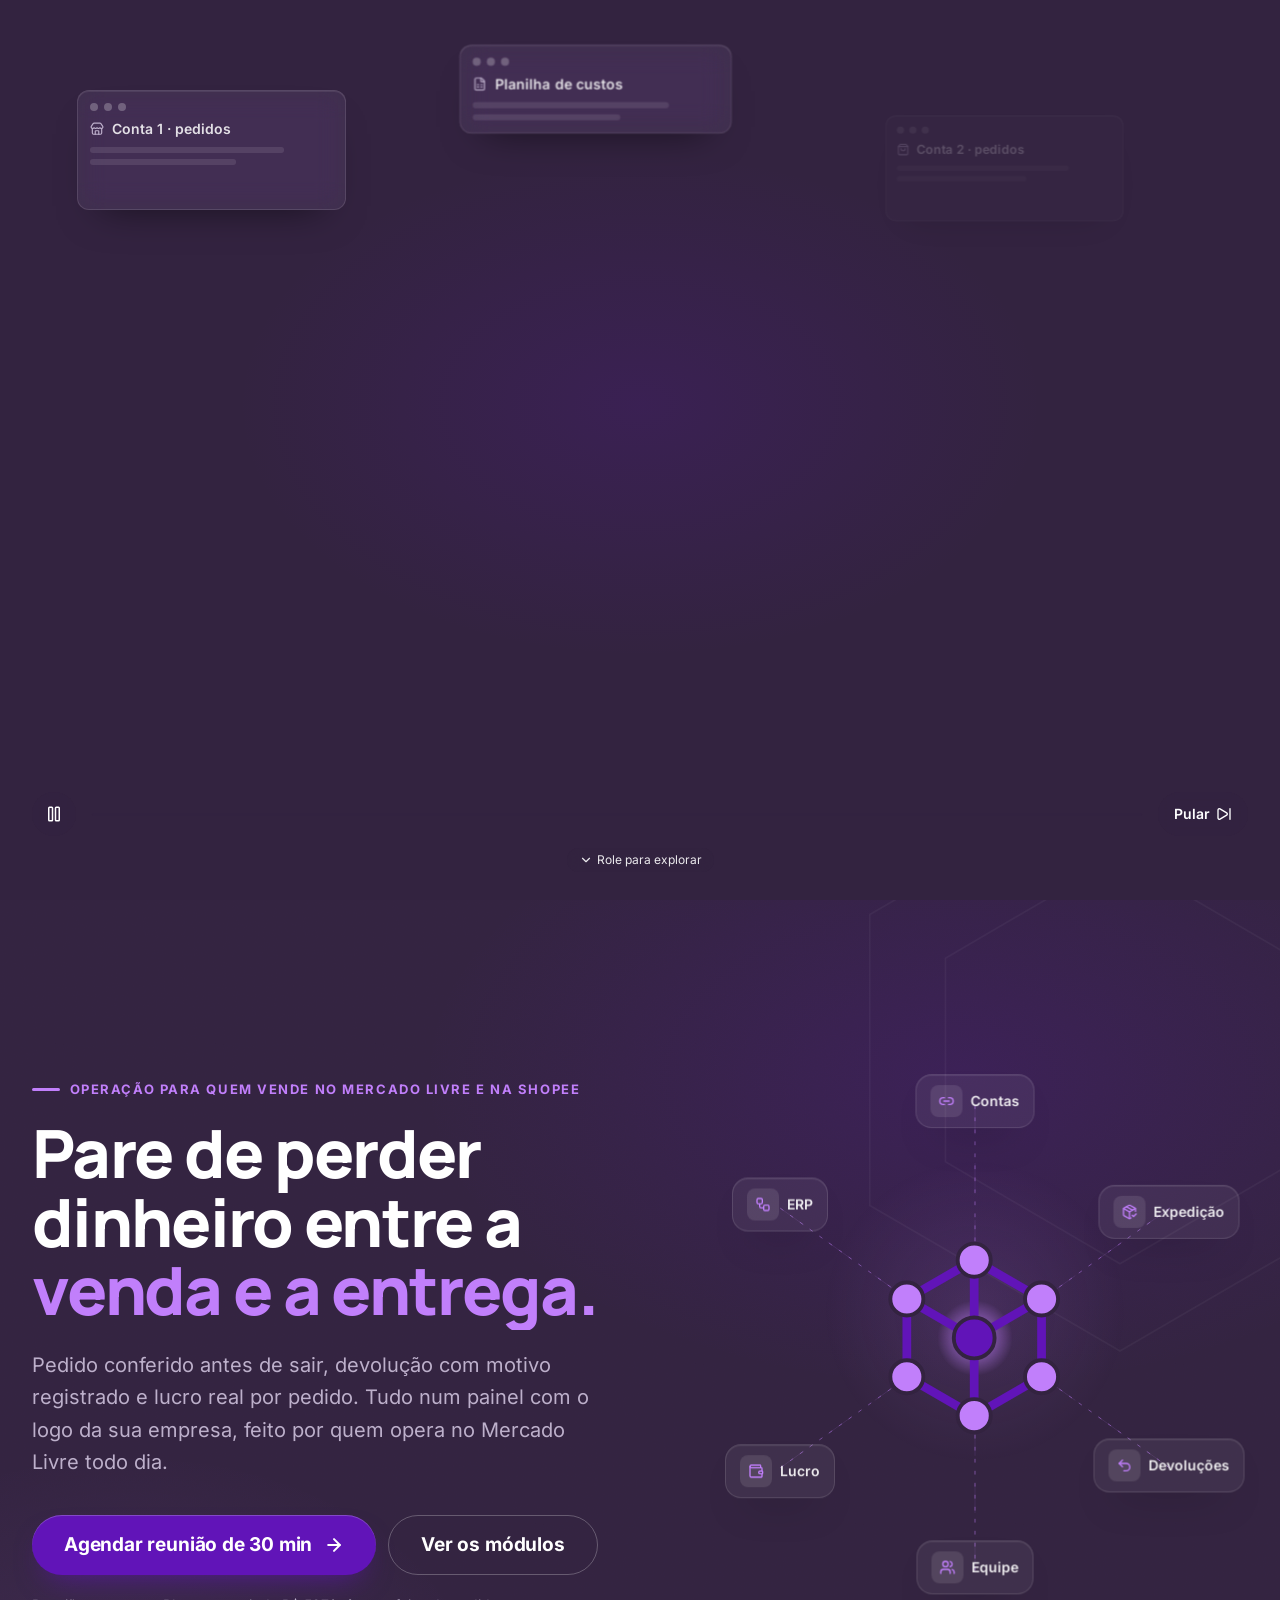
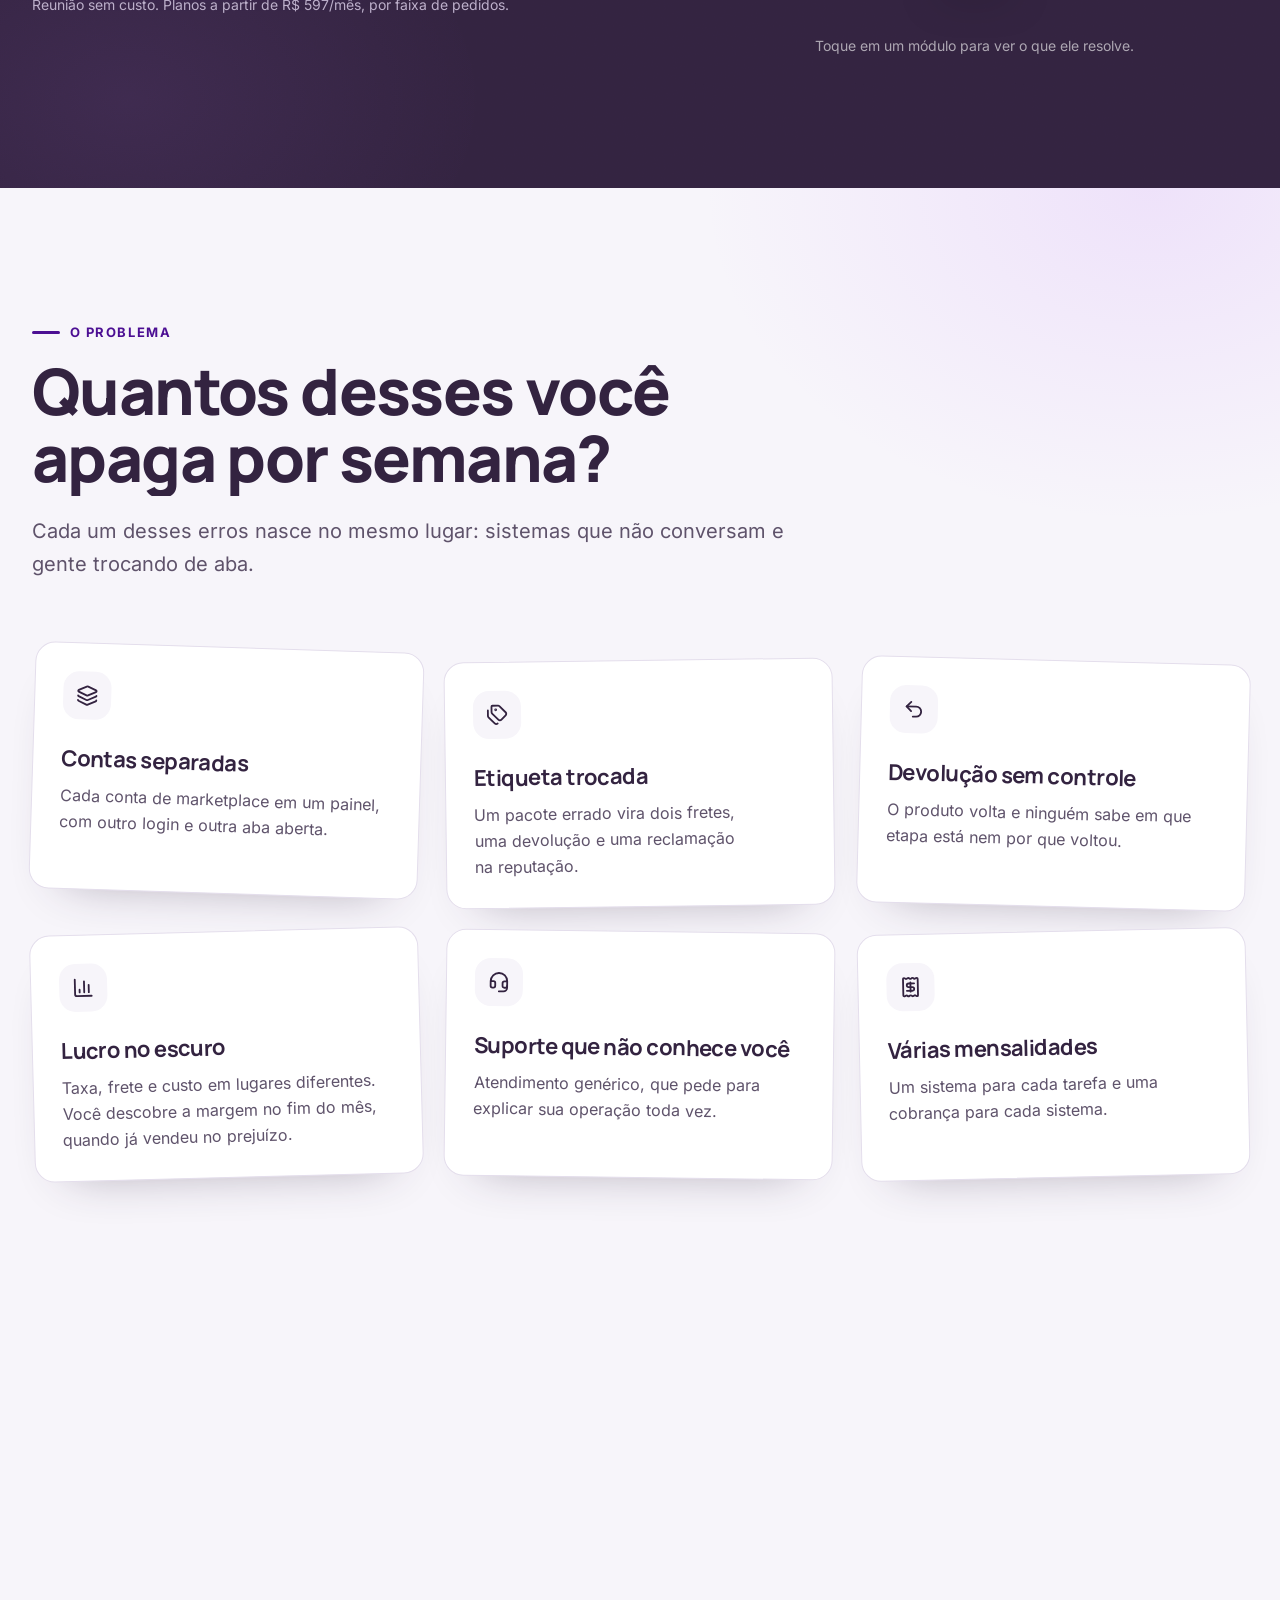
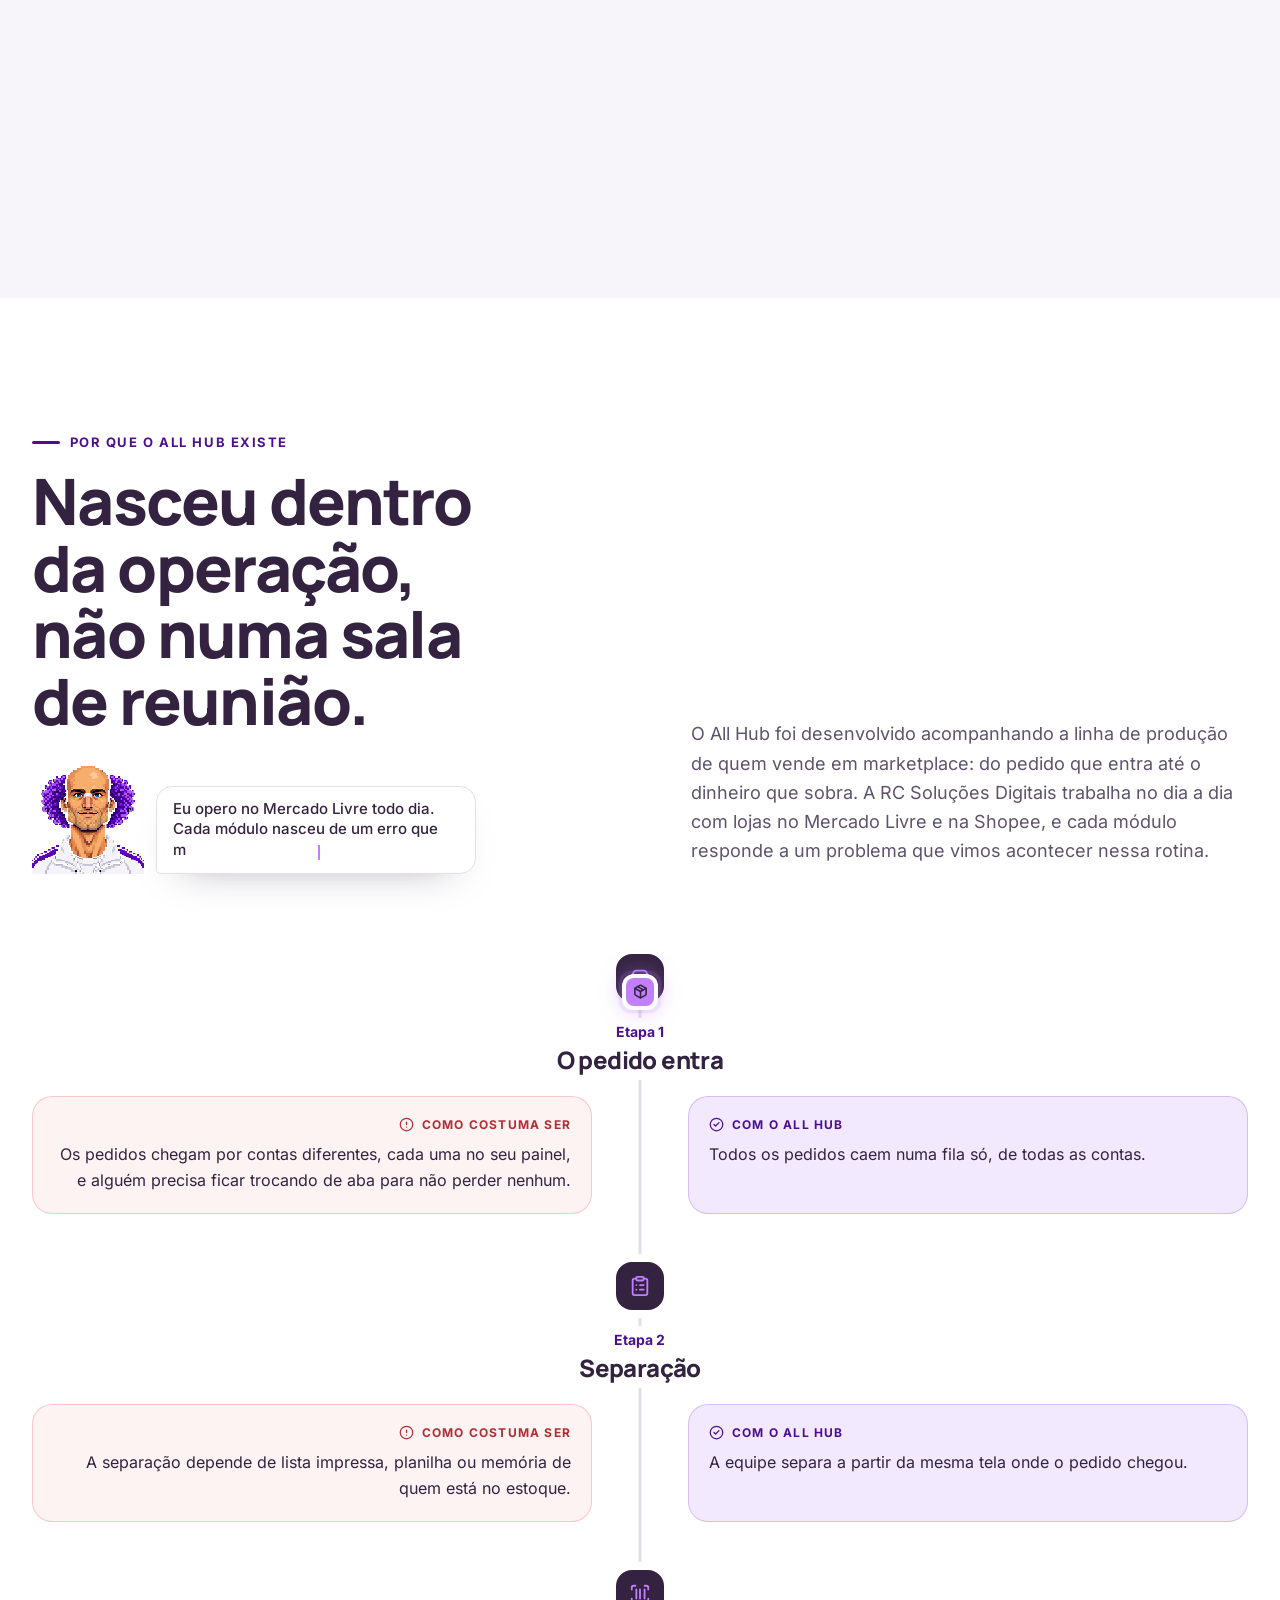
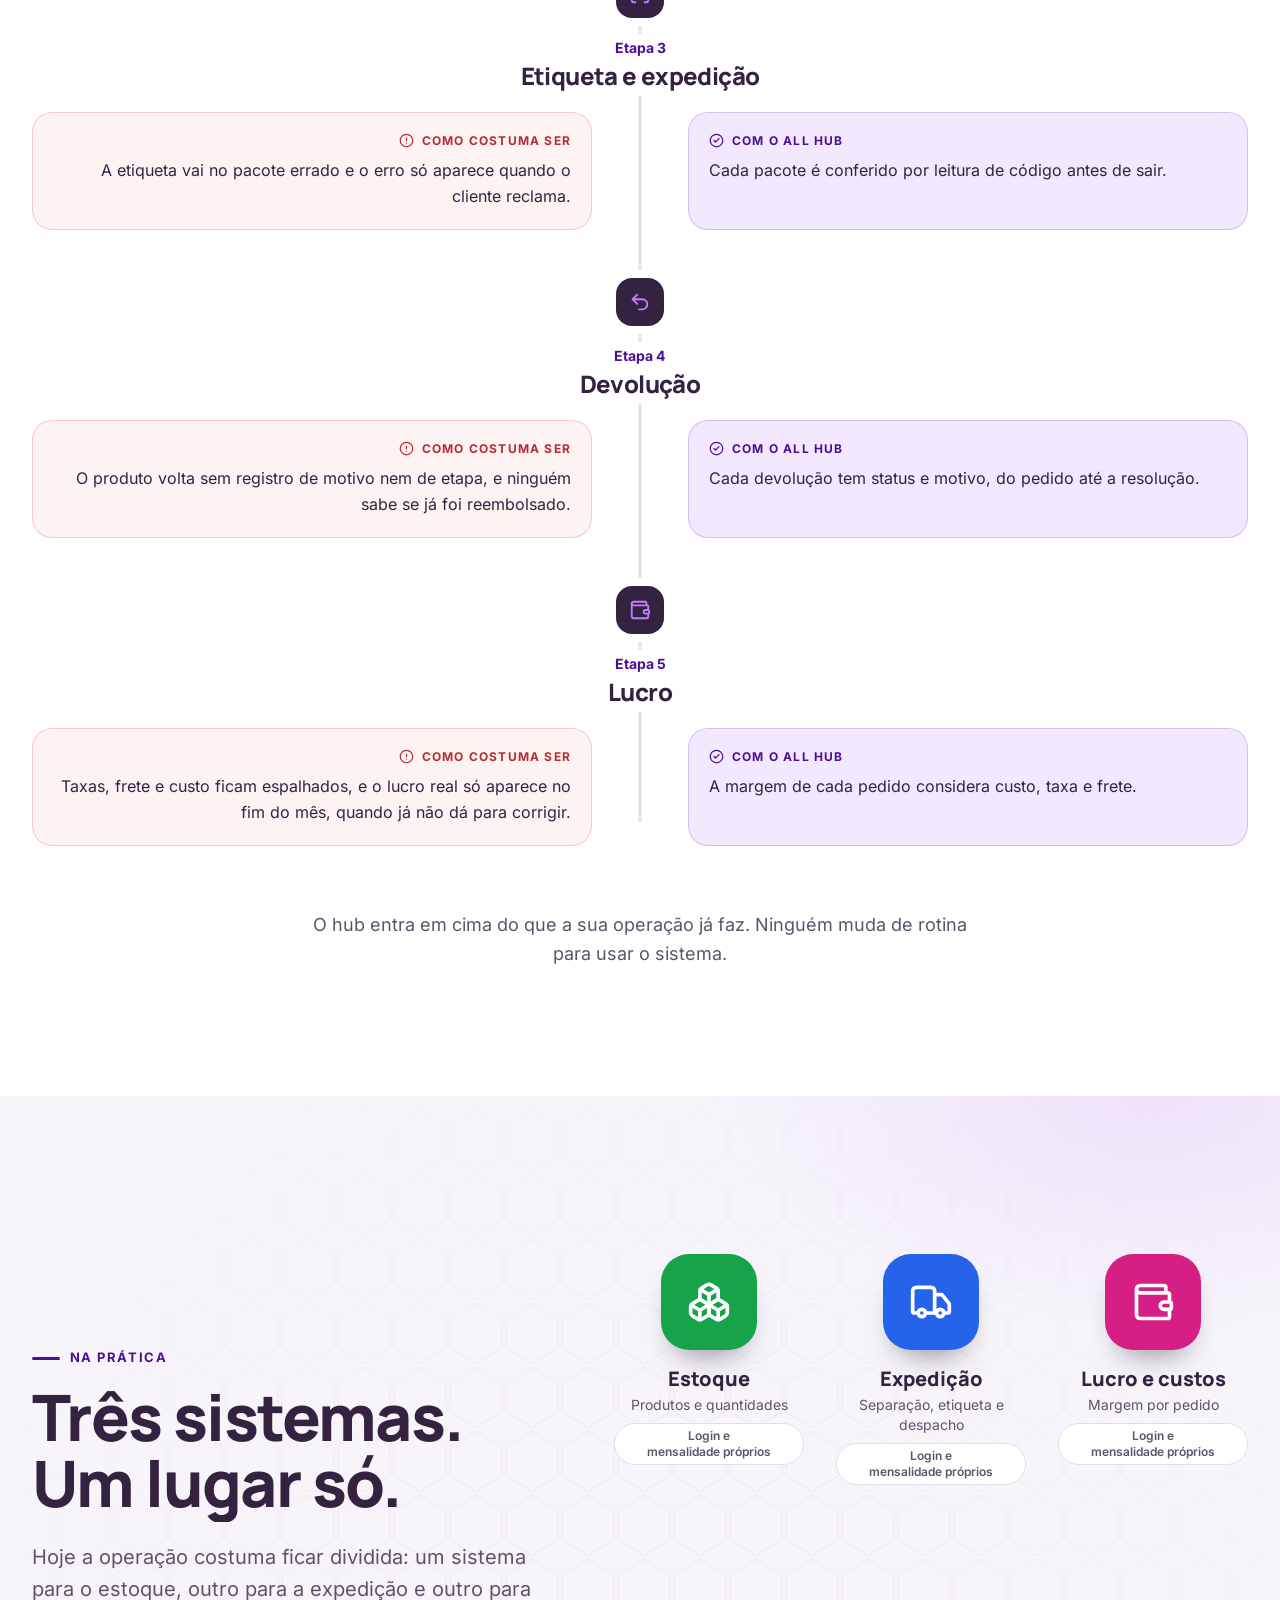
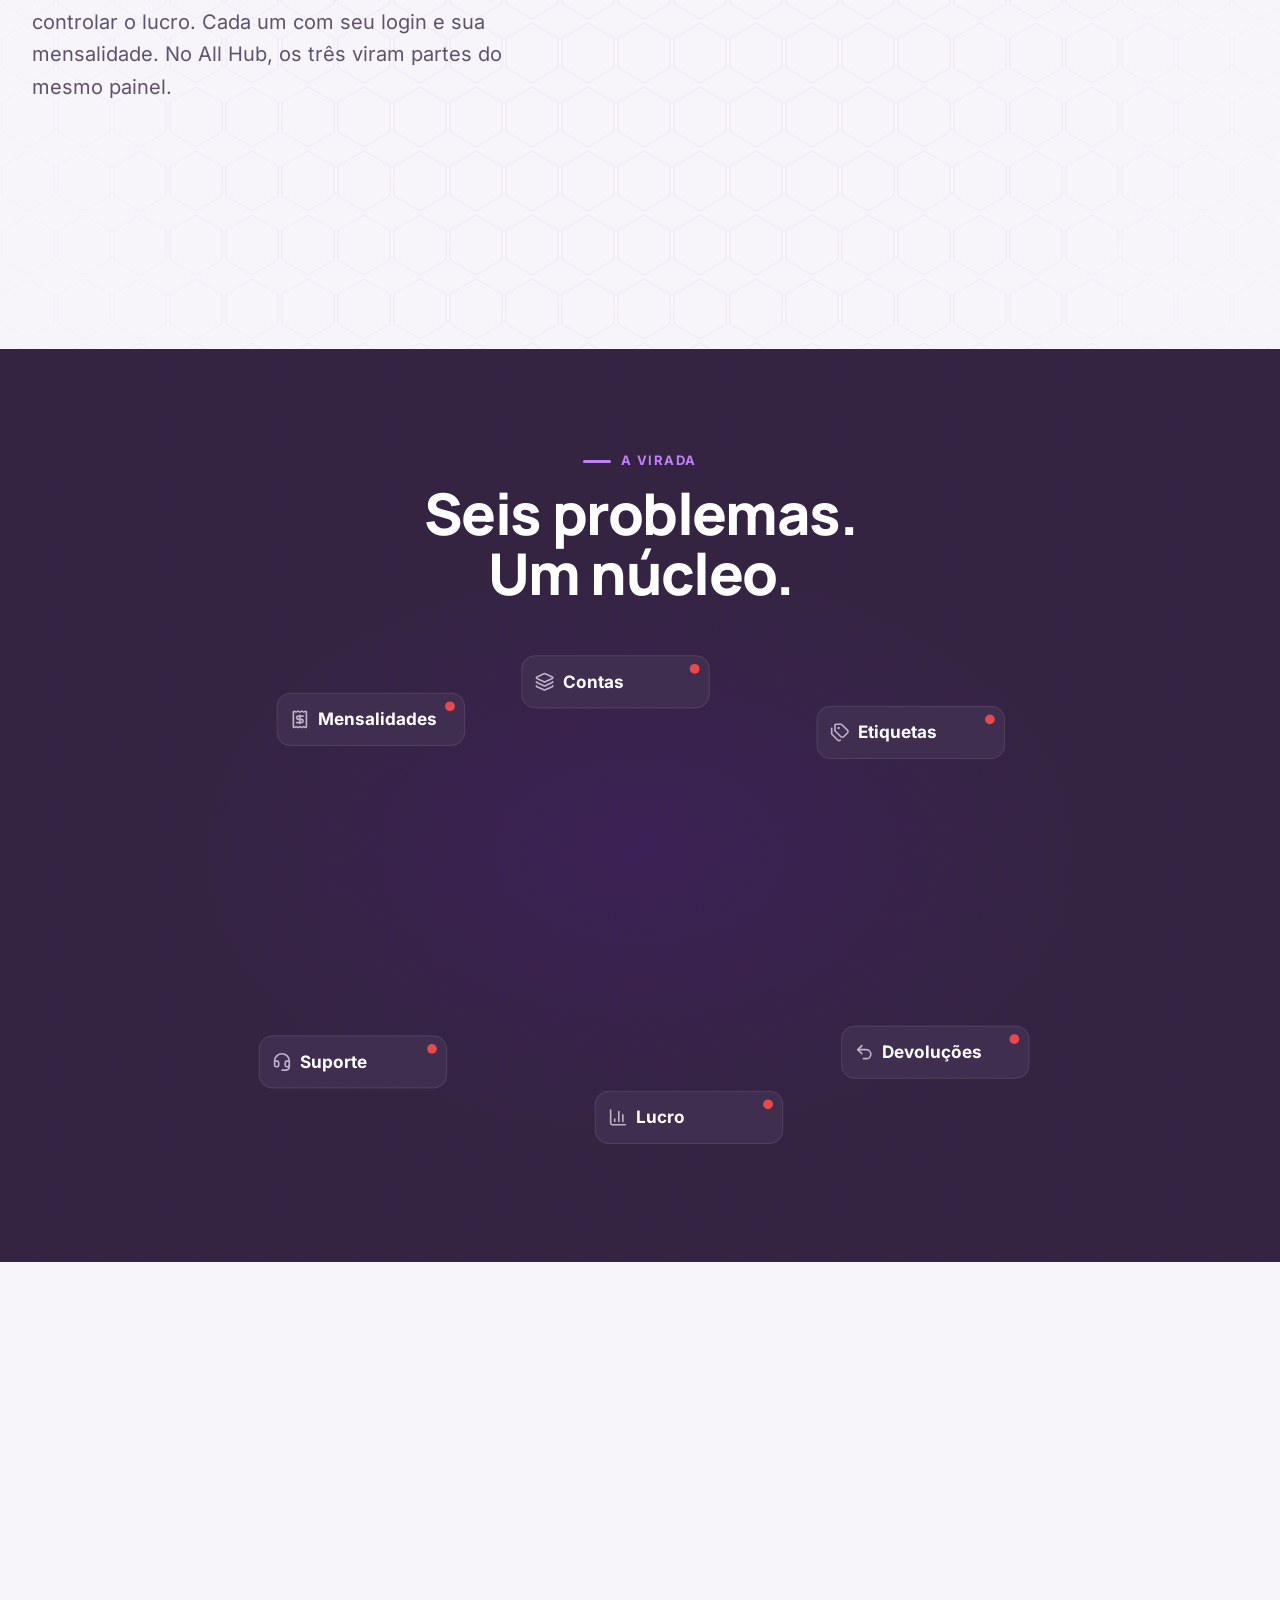
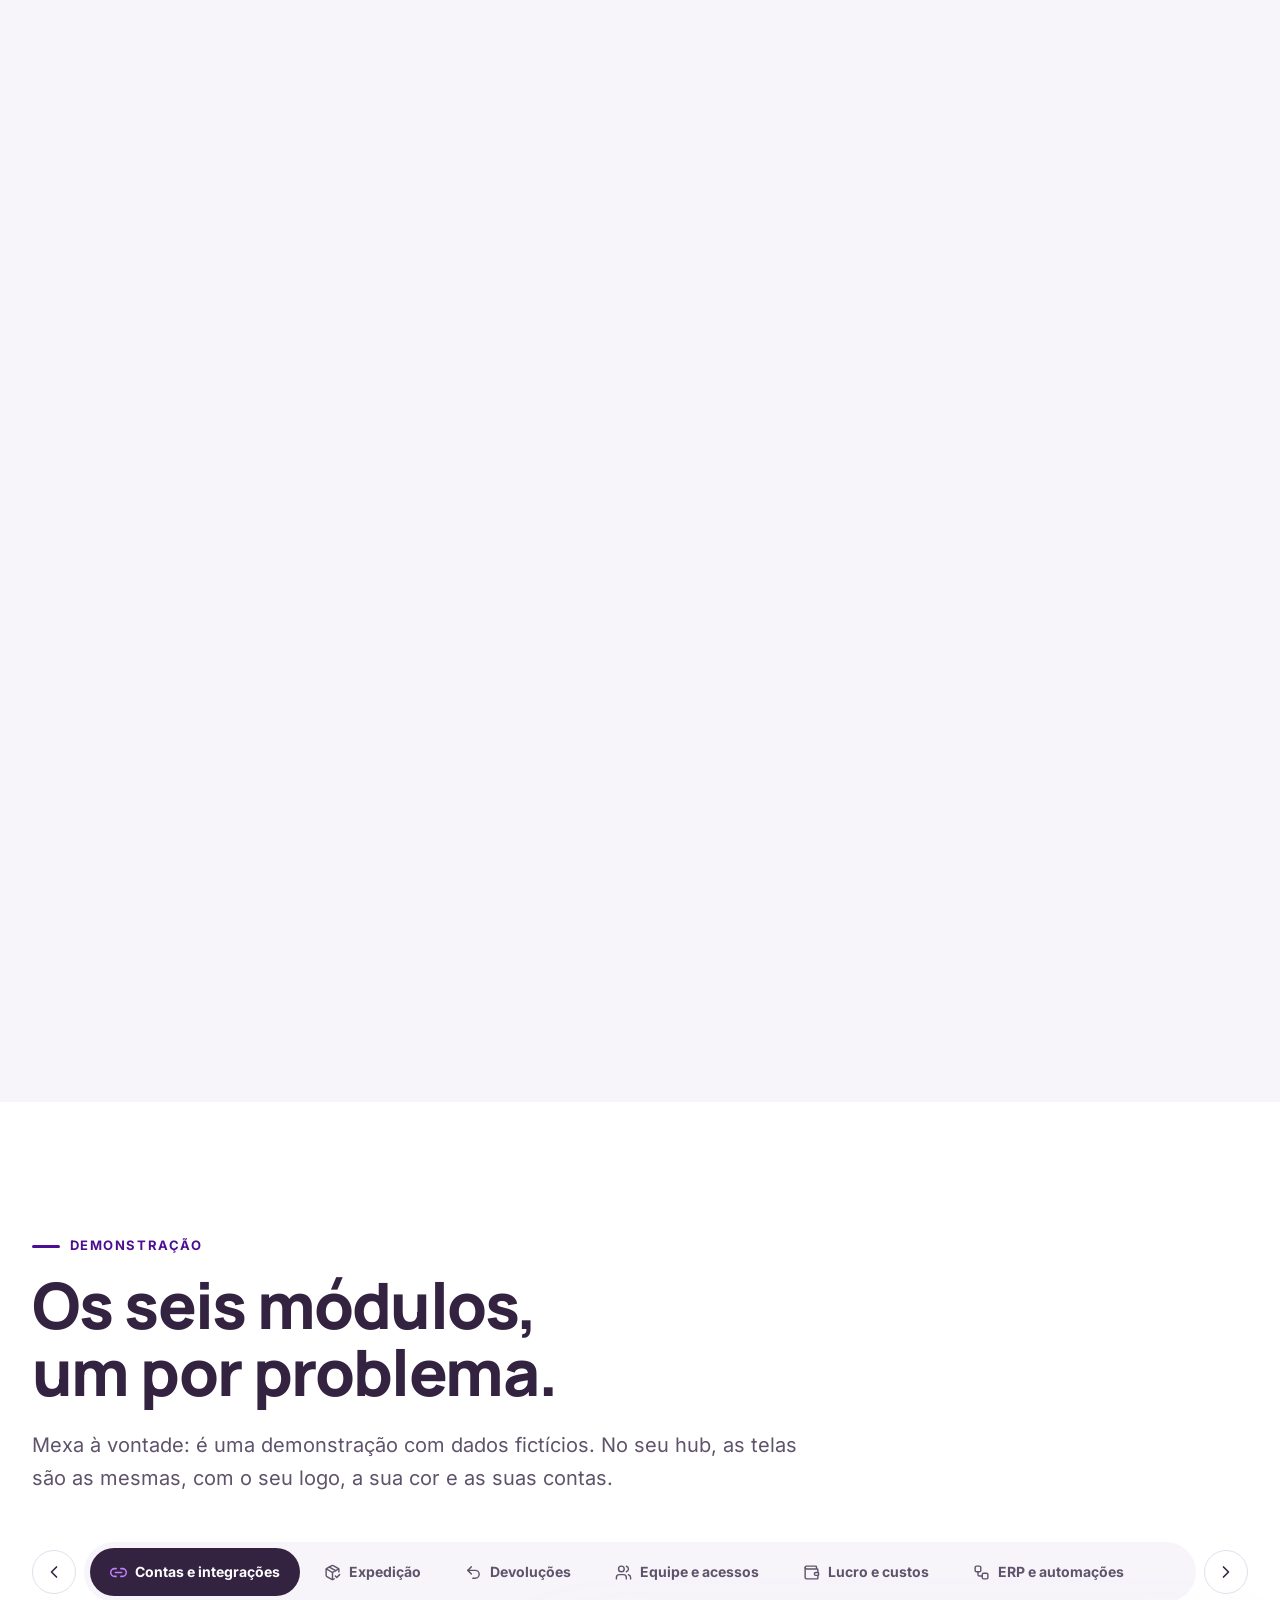
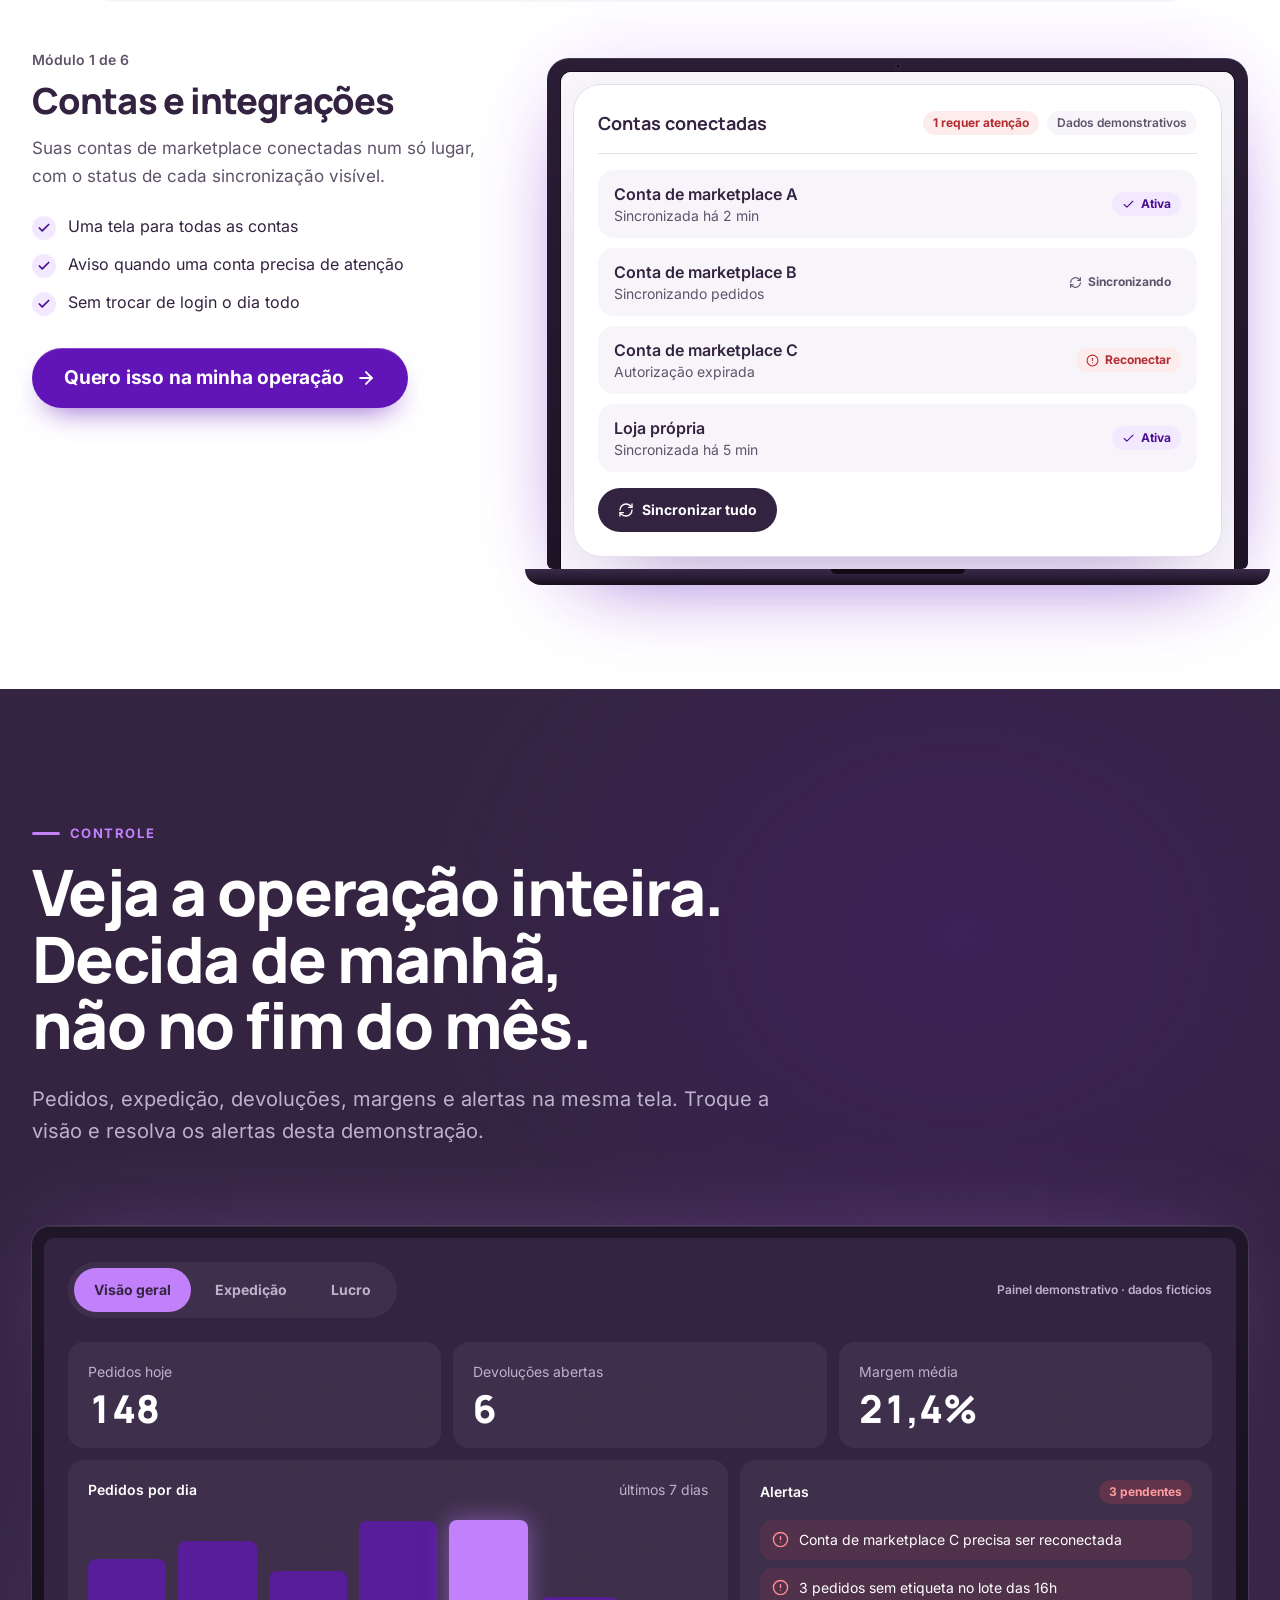
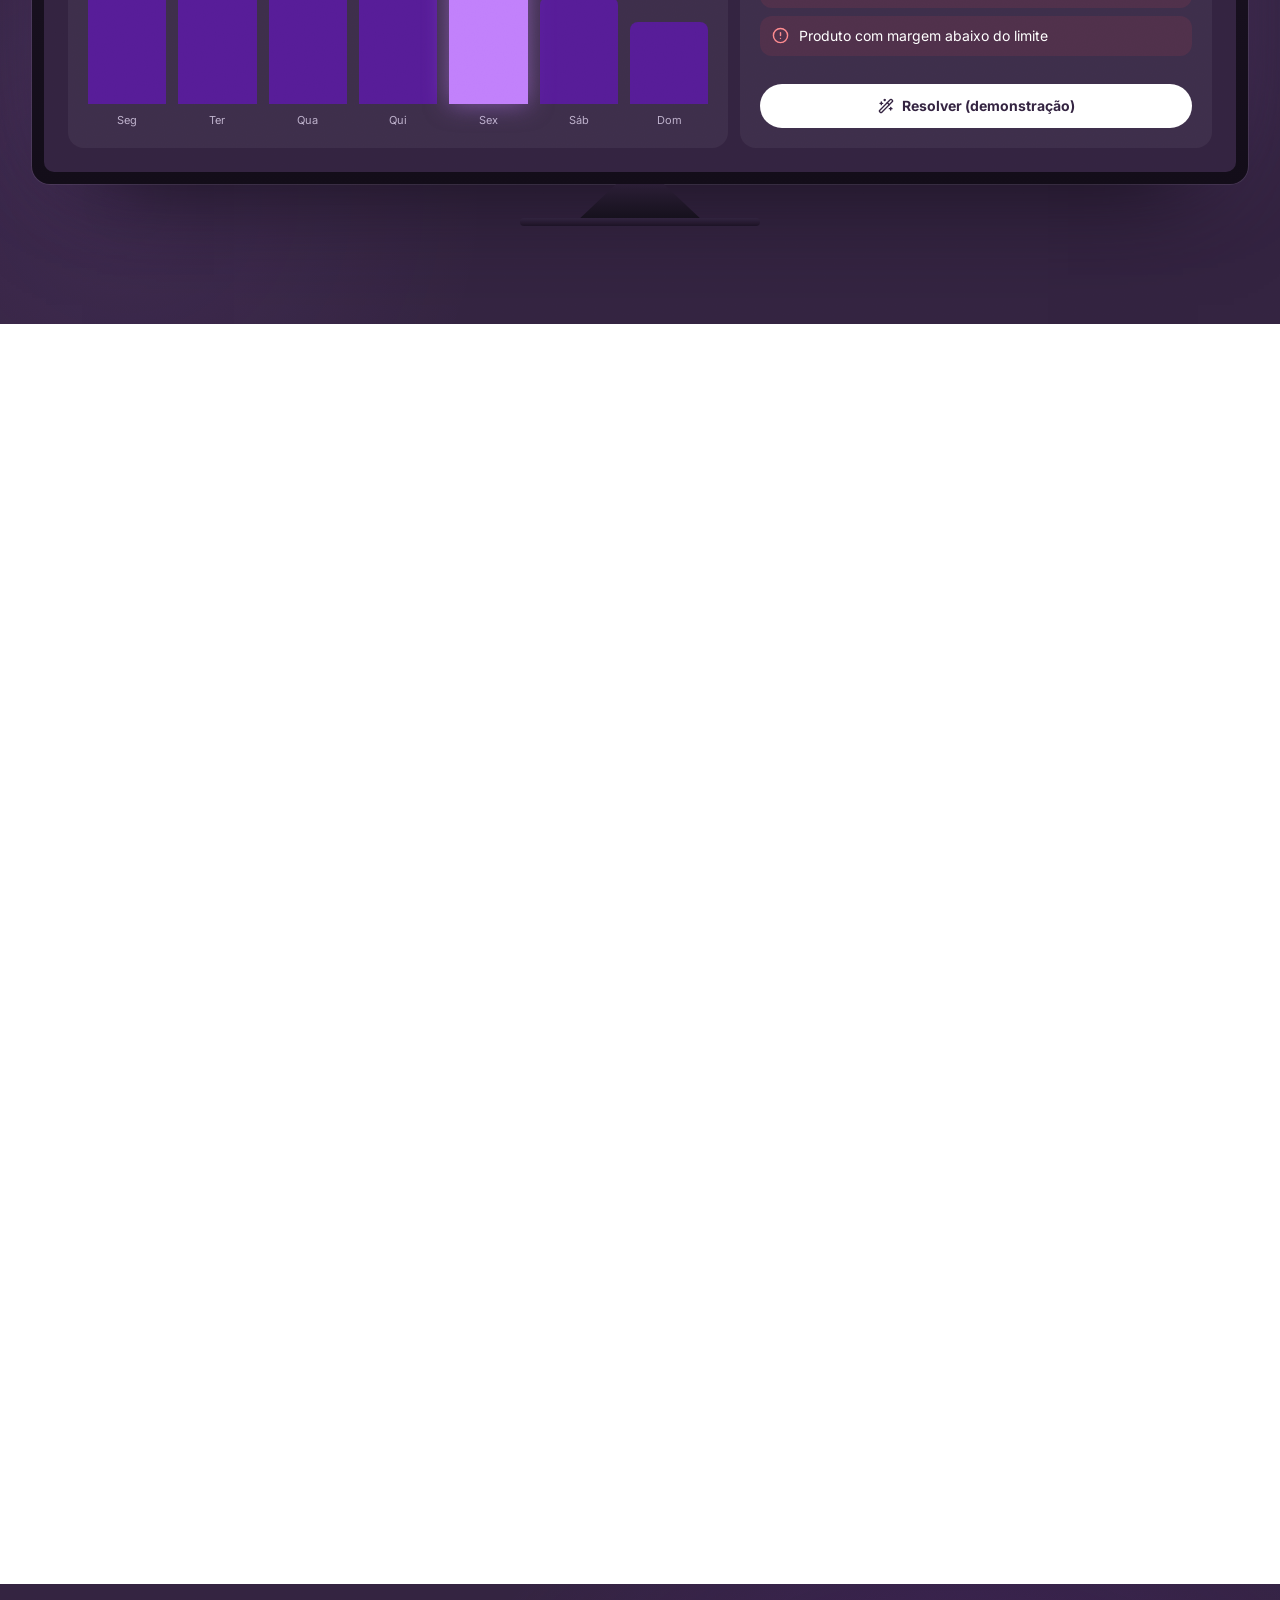
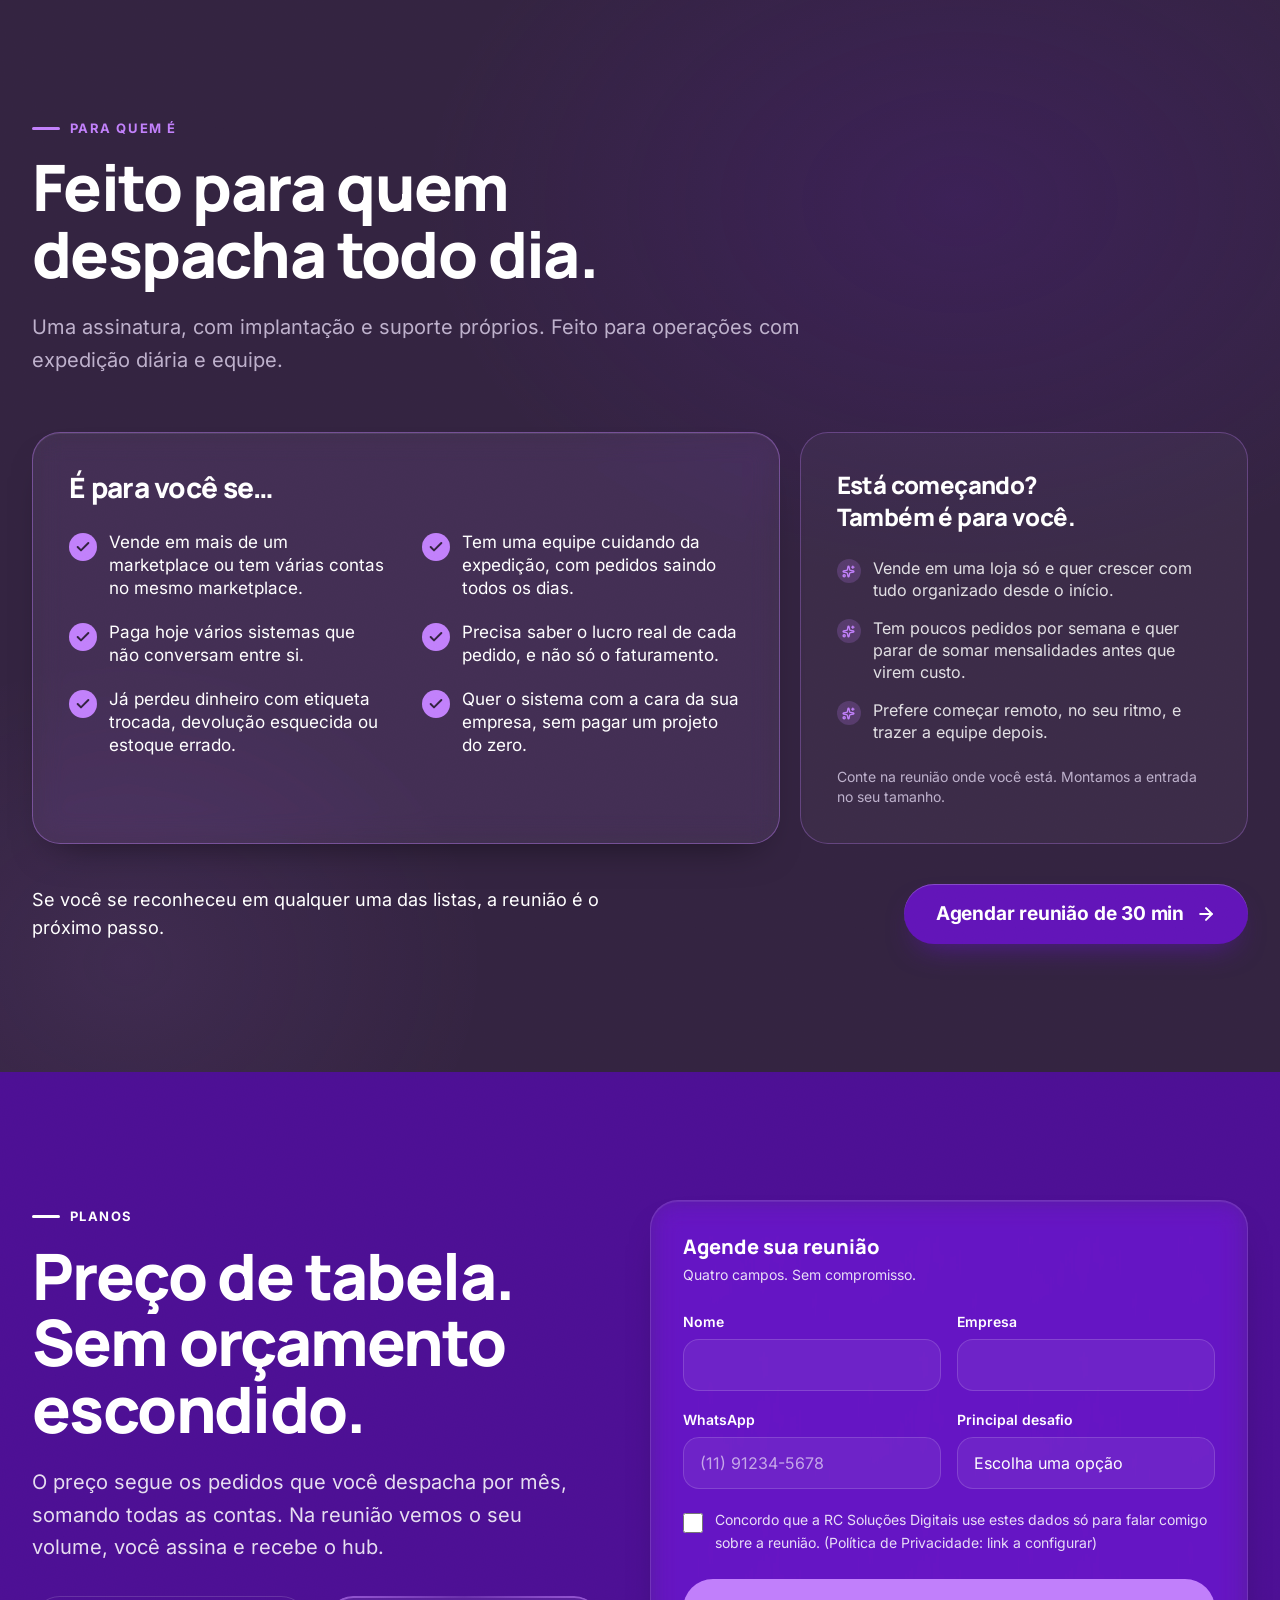
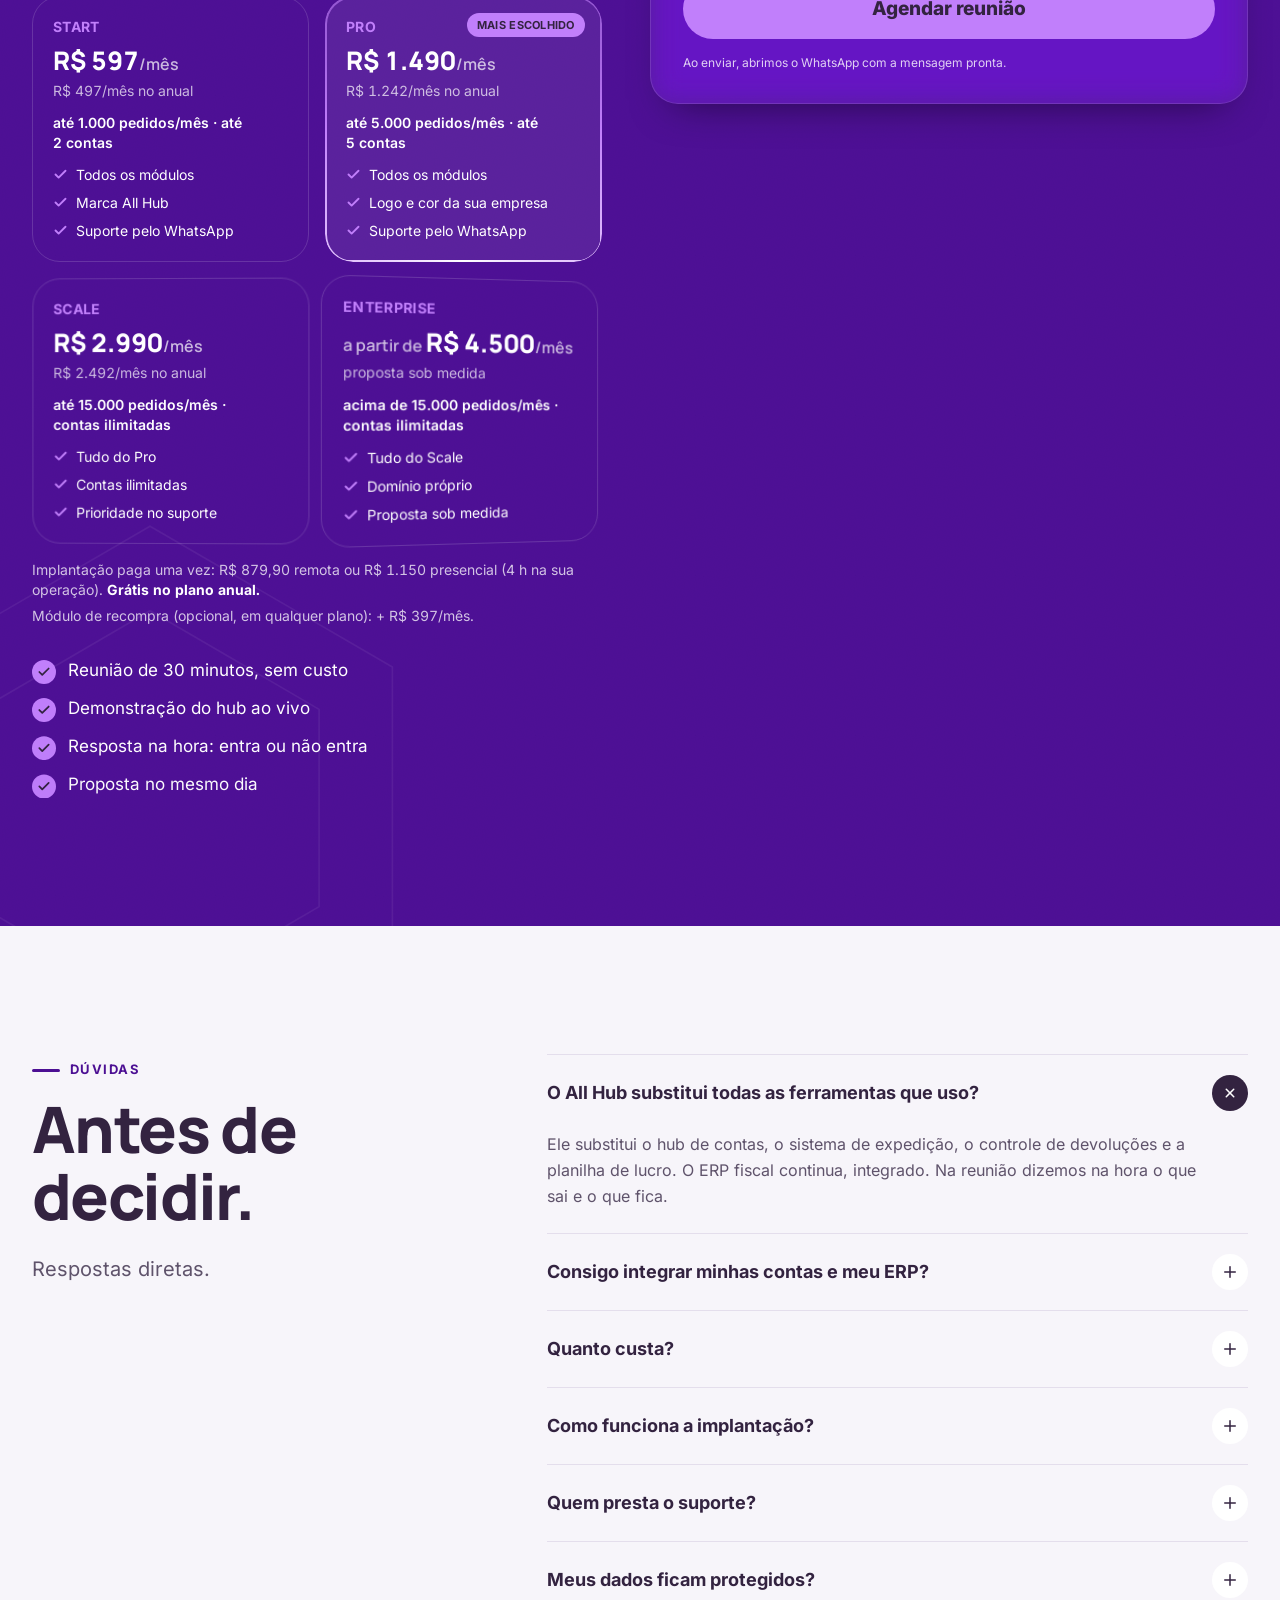
<file: index.html>
<!DOCTYPE html><html lang="pt-BR"><head><meta charSet="utf-8"/><link rel="preconnect" href="/" crossorigin=""/><meta name="viewport" content="width=device-width, initial-scale=1, viewport-fit=cover"/><link rel="preload" as="image" href="images/avatar-pixel.png"/><link rel="stylesheet" href="./_next/static/chunks/34tb9cagrtau5.css" data-precedence="next"/><link rel="preload" as="script" fetchPriority="low" href="./_next/static/chunks/3cfn99dbrcvvp.js"/><script src="./_next/static/chunks/08xcn3jnivpa8.js" async=""></script><script src="./_next/static/chunks/3wbm-994r45kr.js" async=""></script><script src="./_next/static/chunks/turbopack-1gg8ko_ilveme.js" async=""></script><script src="./_next/static/chunks/0umf92h1sb77c.js" async=""></script><script src="./_next/static/chunks/22srb2pds9fxe.js" async=""></script><meta name="theme-color" content="#332340"/><meta name="color-scheme" content="light"/><title>All Hub — Seus sistemas em um só lugar</title><meta name="description" content="Contas de marketplace, expedição, devoluções, equipe e lucro em uma plataforma feita para a sua operação. Agende uma reunião."/><meta name="application-name" content="All Hub"/><meta name="robots" content="index, follow"/><link rel="canonical" href="https://allhub.tech/"/><meta name="format-detection" content="telephone=no"/><meta property="og:title" content="All Hub — Seus sistemas em um só lugar"/><meta property="og:description" content="Contas de marketplace, expedição, devoluções, equipe e lucro em uma plataforma feita para a sua operação. Agende uma reunião."/><meta property="og:site_name" content="All Hub"/><meta property="og:locale" content="pt_BR"/><meta property="og:type" content="website"/><meta name="twitter:card" content="summary"/><meta name="twitter:title" content="All Hub — Seus sistemas em um só lugar"/><meta name="twitter:description" content="Contas de marketplace, expedição, devoluções, equipe e lucro em uma plataforma feita para a sua operação. Agende uma reunião."/><link rel="icon" href="/icon.svg?icon.08jvwvx1f688n.svg" sizes="any" type="image/svg+xml"/><script src="./_next/static/chunks/0cz1d0mv5g_q7.js" noModule=""></script></head><body><div hidden=""><!--$--><!--/$--></div><a href="#conteudo" class="sr-only z-[100] rounded-full bg-white px-5 py-3 font-semibold text-ink focus:not-sr-only focus:fixed focus:left-4 focus:top-4">Pular para o conteúdo</a><div aria-hidden="true" class="scroll-progress"></div><header inert="" class="fixed inset-x-0 top-0 z-50 pt-[env(safe-area-inset-top)] transition-transform duration-500 ease-[var(--ease-out-expo)] -translate-y-full"><div class="border-b border-white/10 bg-ink/85 backdrop-blur-xl supports-[backdrop-filter]:bg-ink/70"><div class="mx-auto flex h-16 max-w-7xl items-center justify-between gap-4 px-5 sm:px-8"><a href="#inicio" aria-label="All Hub — voltar ao início" class="rounded-lg"><span class="inline-flex items-center gap-2 "><svg viewBox="0 0 200 220" class="h-8 w-[29px]" aria-hidden="true" focusable="false"><g stroke="#6114B8" stroke-width="9" stroke-linecap="butt" fill="none"><line class="lm-line" pathLength="1" x1="100" y1="30" x2="169.3" y2="70"></line><line class="lm-line" pathLength="1" x1="169.3" y1="70" x2="169.3" y2="150"></line><line class="lm-line" pathLength="1" x1="169.3" y1="150" x2="100" y2="190"></line><line class="lm-line" pathLength="1" x1="100" y1="190" x2="30.7" y2="150"></line><line class="lm-line" pathLength="1" x1="30.7" y1="150" x2="30.7" y2="70"></line><line class="lm-line" pathLength="1" x1="30.7" y1="70" x2="100" y2="30"></line><line class="lm-line lm-spoke" pathLength="1" x1="100" y1="110" x2="100" y2="30"></line><line class="lm-line lm-spoke" pathLength="1" x1="100" y1="110" x2="100" y2="190"></line><line class="lm-line lm-spoke" pathLength="1" x1="100" y1="110" x2="30.7" y2="70"></line><line class="lm-line lm-spoke" pathLength="1" x1="100" y1="110" x2="169.3" y2="70"></line></g><circle class="lm-node" cx="100" cy="30" r="17" fill="#C17FFB" stroke="#332340" stroke-width="4"></circle><circle class="lm-node" cx="169.3" cy="70" r="17" fill="#C17FFB" stroke="#332340" stroke-width="4"></circle><circle class="lm-node" cx="169.3" cy="150" r="17" fill="#C17FFB" stroke="#332340" stroke-width="4"></circle><circle class="lm-node" cx="100" cy="190" r="17" fill="#C17FFB" stroke="#332340" stroke-width="4"></circle><circle class="lm-node" cx="30.7" cy="150" r="17" fill="#C17FFB" stroke="#332340" stroke-width="4"></circle><circle class="lm-node" cx="30.7" cy="70" r="17" fill="#C17FFB" stroke="#332340" stroke-width="4"></circle><circle class="lm-core" cx="100" cy="110" r="21" fill="#6114B8" stroke="#332340" stroke-width="4"></circle></svg><span class="font-display leading-none tracking-[-0.03em] text-[1.35rem] text-white"><span class="font-extrabold">All</span><span class="font-medium"> Hub</span></span></span></a><nav aria-label="Seções" class="hidden items-center gap-7 text-[0.9375rem] text-mute-dark lg:flex"><a href="#por-que" class="transition-colors hover:text-white">Por que existe</a><a href="#como-funciona" class="transition-colors hover:text-white">Módulos</a><a href="#como-e-feito" class="transition-colors hover:text-white">Como é feito</a><a href="#para-quem" class="transition-colors hover:text-white">Para quem é</a><a href="#duvidas" class="transition-colors hover:text-white">Dúvidas</a></nav><a href="#reuniao" class="hidden min-h-11 items-center rounded-full bg-brand-dark px-5 text-[0.9375rem] font-bold text-white transition-colors hover:bg-brand sm:inline-flex">Agendar reunião</a></div><div aria-hidden="true" class="h-[2px] origin-left scale-x-0 bg-brand-light"></div></div></header><main><section id="introducao" aria-label="Introdução do All Hub" class="relative isolate h-screen h-[100svh] min-h-[520px] overflow-hidden text-white transition-colors duration-700 " style="background-color:rgb(222, 211, 240)"><video class="absolute inset-0 h-full w-full object-cover landscape:object-contain" poster="images/video-poster.webp" muted="" playsInline="" preload="metadata" aria-label="Vídeo de apresentação do All Hub: da operação desorganizada a um só centro de controle."><track kind="captions"/></video><div class="absolute inset-x-0 bottom-0 px-4 pb-[calc(env(safe-area-inset-bottom)+16px)] sm:px-8 sm:pb-7"><div class="mx-auto flex max-w-7xl items-center gap-2"><button type="button" aria-label="Reproduzir introdução" class="grid size-11 shrink-0 place-items-center rounded-full bg-ink/75 text-white backdrop-blur transition-colors hover:bg-ink"><svg xmlns="http://www.w3.org/2000/svg" width="18" height="18" viewBox="0 0 24 24" fill="none" stroke="currentColor" stroke-width="2" stroke-linecap="round" stroke-linejoin="round" class="lucide lucide-play" aria-hidden="true"><path d="M5 5a2 2 0 0 1 3.008-1.728l11.997 6.998a2 2 0 0 1 .003 3.458l-12 7A2 2 0 0 1 5 19z"></path></svg></button><button type="button" aria-label="Ativar som" aria-pressed="false" class="inline-flex min-h-11 min-w-11 shrink-0 items-center justify-center gap-2 rounded-full bg-ink/75 px-3 text-sm font-semibold text-white backdrop-blur transition-colors hover:bg-ink"><svg xmlns="http://www.w3.org/2000/svg" width="18" height="18" viewBox="0 0 24 24" fill="none" stroke="currentColor" stroke-width="2" stroke-linecap="round" stroke-linejoin="round" class="lucide lucide-volume-x" aria-hidden="true"><path d="M11 4.702a.7.7 0 0 0-1.203-.498L6.413 7.587A1.4 1.4 0 0 1 5.416 8H3a1 1 0 0 0-1 1v6a1 1 0 0 0 1 1h2.416a1.4 1.4 0 0 1 .997.413l3.383 3.384A.7.7 0 0 0 11 19.298z"></path><path d="m16.5 14.5 5-5"></path><path d="m16.5 9.5 5 5"></path></svg><span aria-hidden="true">Ativar som</span></button><div class="mx-2 h-[3px] flex-1 overflow-hidden rounded-full bg-ink/25" aria-hidden="true"><div class="h-full origin-left scale-x-0 rounded-full bg-brand"></div></div><a href="#inicio" class="inline-flex min-h-11 shrink-0 items-center gap-1.5 rounded-full bg-ink/75 px-4 text-sm font-semibold text-white backdrop-blur transition-colors hover:bg-ink">Pular<svg xmlns="http://www.w3.org/2000/svg" width="16" height="16" viewBox="0 0 24 24" fill="none" stroke="currentColor" stroke-width="2" stroke-linecap="round" stroke-linejoin="round" class="lucide lucide-skip-forward" aria-hidden="true"><path d="M21 4v16"></path><path d="M6.029 4.285A2 2 0 0 0 3 6v12a2 2 0 0 0 3.029 1.715l9.997-5.998a2 2 0 0 0 .003-3.432z"></path></svg></a></div><p class="mx-auto mt-3 flex w-fit items-center justify-center gap-1 rounded-full bg-ink/60 px-3 py-1 text-xs text-white/90 backdrop-blur" aria-hidden="true"><svg xmlns="http://www.w3.org/2000/svg" width="14" height="14" viewBox="0 0 24 24" fill="none" stroke="currentColor" stroke-width="2" stroke-linecap="round" stroke-linejoin="round" class="lucide lucide-chevron-down animate-hint" aria-hidden="true"><path d="m6 9 6 6 6-6"></path></svg>Role para explorar</p></div></section><section id="inicio" class="ambient-dark relative overflow-hidden text-white" aria-labelledby="hero-title"><div aria-hidden="true" class="grain"></div><svg aria-hidden="true" class="hero-bg-hex pointer-events-none absolute -right-40 -top-40 h-[640px] w-[640px] text-white/[0.04]" viewBox="0 0 200 220" fill="none" stroke="currentColor" stroke-width="0.6"><path d="M100 10L186 60L186 160L100 210L14 160L14 60Z"></path><path d="M100 40L160 75L160 145L100 180L40 145L40 75Z"></path></svg><div id="conteudo" class="relative z-[2] mx-auto grid max-w-7xl items-center gap-12 px-5 pb-20 pt-24 sm:px-8 md:pt-32 lg:grid-cols-[1.15fr_1fr] lg:gap-10 lg:pb-32"><div class="hero-copy"><p class="hero-fade eyebrow text-brand-light">Operação para quem vende no Mercado Livre e na Shopee</p><h1 id="hero-title" class="mt-5 text-[clamp(2.5rem,5.2vw,4.4rem)] font-extrabold leading-[1.03] text-white"><span class="hero-line mask-line"><span>Pare de perder</span></span><span class="hero-line mask-line"><span>dinheiro entre a</span></span><span class="hero-line mask-line"><span class="text-brand-light">venda e a entrega.</span></span></h1><p class="hero-fade mt-6 max-w-xl text-[1.0625rem] leading-relaxed text-mute-dark sm:text-xl">Pedido conferido antes de sair, devolução com motivo registrado e lucro real por pedido. Tudo num painel com o logo da sua empresa, feito por quem opera no Mercado Livre todo dia.</p><div data-hide-sticky="true" class="hero-fade mt-9 flex flex-col gap-3 sm:flex-row sm:flex-wrap"><a href="#reuniao" class="group inline-flex select-none items-center justify-center gap-3 rounded-full font-bold tracking-[-0.01em] [transform:translate(var(--mx,0px),var(--my,0px))] transition-[transform,background-color,border-color,color] duration-300 ease-[var(--ease-spring)] active:scale-[0.96] active:duration-100 bg-brand-dark sm:bg-brand text-white shadow-[0_14px_30px_-14px_rgb(97_20_184/0.75),inset_0_1px_0_rgb(255_255_255/0.22)] hover:bg-brand-dark min-h-14 px-5 text-[1.0625rem] sm:min-h-[60px] sm:px-8 sm:text-[1.1875rem] "><span>Agendar reunião de 30 min</span><span class="transition-transform duration-300 ease-[var(--ease-spring)] group-hover:translate-x-1" aria-hidden="true"><svg xmlns="http://www.w3.org/2000/svg" width="20" height="20" viewBox="0 0 24 24" fill="none" stroke="currentColor" stroke-width="2.4" stroke-linecap="round" stroke-linejoin="round" class="lucide lucide-arrow-right" aria-hidden="true"><path d="M5 12h14"></path><path d="m12 5 7 7-7 7"></path></svg></span></a><a href="#como-funciona" class="group inline-flex select-none items-center justify-center gap-3 rounded-full font-bold tracking-[-0.01em] [transform:translate(var(--mx,0px),var(--my,0px))] transition-[transform,background-color,border-color,color] duration-300 ease-[var(--ease-spring)] active:scale-[0.96] active:duration-100 border border-white/25 text-white hover:border-brand-light hover:text-brand-light min-h-14 px-5 text-[1.0625rem] sm:min-h-[60px] sm:px-8 sm:text-[1.1875rem] "><span>Ver os módulos</span></a></div><p class="hero-fade mt-5 text-sm text-mute-dark">Reunião sem custo. Planos a partir de R$ 597/mês, por faixa de pedidos.</p></div><div class="hero-visual mx-auto w-full max-w-[540px]"><div class="relative aspect-square w-full transition-transform duration-300 ease-out [transform-style:preserve-3d]" style="background-image:radial-gradient(40% 40% at var(--lx,50%) var(--ly,45%), rgb(193 127 251 / 0.12), transparent 70%)"><svg class="absolute inset-0 h-full w-full" viewBox="0 0 100 100" aria-hidden="true" fill="none"><line class="hero-flow" x1="50" y1="7" x2="50" y2="35.6" stroke="#C17FFB" stroke-opacity="0.55" stroke-width="0.9" stroke-linecap="round" vector-effect="non-scaling-stroke" style="animation-delay:0s"></line><line class="hero-flow" x1="86" y1="26" x2="62.474000000000004" y2="42.8" stroke="#C17FFB" stroke-opacity="0.55" stroke-width="0.9" stroke-linecap="round" vector-effect="non-scaling-stroke" style="animation-delay:-0.23s"></line><line class="hero-flow" x1="86" y1="74" x2="62.474000000000004" y2="57.2" stroke="#C17FFB" stroke-opacity="0.55" stroke-width="0.9" stroke-linecap="round" vector-effect="non-scaling-stroke" style="animation-delay:-0.46s"></line><line class="hero-flow" x1="50" y1="93" x2="50" y2="64.4" stroke="#C17FFB" stroke-opacity="0.55" stroke-width="0.9" stroke-linecap="round" vector-effect="non-scaling-stroke" style="animation-delay:-0.6900000000000001s"></line><line class="hero-flow" x1="14" y1="74" x2="37.525999999999996" y2="57.2" stroke="#C17FFB" stroke-opacity="0.55" stroke-width="0.9" stroke-linecap="round" vector-effect="non-scaling-stroke" style="animation-delay:-0.92s"></line><line class="hero-flow" x1="14" y1="26" x2="37.525999999999996" y2="42.8" stroke="#C17FFB" stroke-opacity="0.55" stroke-width="0.9" stroke-linecap="round" vector-effect="non-scaling-stroke" style="animation-delay:-1.1500000000000001s"></line><circle class="core-glow" cx="50" cy="50" r="7" fill="url(#hero-core-glow)"></circle><defs><radialGradient id="hero-core-glow"><stop offset="0%" stop-color="#C17FFB" stop-opacity="0.9"></stop><stop offset="100%" stop-color="#C17FFB" stop-opacity="0"></stop></radialGradient></defs><line class="hero-link" pathLength="1" x1="50" y1="7" x2="50" y2="35.6" stroke="rgb(193 127 251 / 0.35)" stroke-width="0.35" vector-effect="non-scaling-stroke" style="transition:stroke 0.3s"></line><line class="hero-link" pathLength="1" x1="86" y1="26" x2="62.474000000000004" y2="42.8" stroke="rgb(193 127 251 / 0.35)" stroke-width="0.35" vector-effect="non-scaling-stroke" style="transition:stroke 0.3s"></line><line class="hero-link" pathLength="1" x1="86" y1="74" x2="62.474000000000004" y2="57.2" stroke="rgb(193 127 251 / 0.35)" stroke-width="0.35" vector-effect="non-scaling-stroke" style="transition:stroke 0.3s"></line><line class="hero-link" pathLength="1" x1="50" y1="93" x2="50" y2="64.4" stroke="rgb(193 127 251 / 0.35)" stroke-width="0.35" vector-effect="non-scaling-stroke" style="transition:stroke 0.3s"></line><line class="hero-link" pathLength="1" x1="14" y1="74" x2="37.525999999999996" y2="57.2" stroke="rgb(193 127 251 / 0.35)" stroke-width="0.35" vector-effect="non-scaling-stroke" style="transition:stroke 0.3s"></line><line class="hero-link" pathLength="1" x1="14" y1="26" x2="37.525999999999996" y2="42.8" stroke="rgb(193 127 251 / 0.35)" stroke-width="0.35" vector-effect="non-scaling-stroke" style="transition:stroke 0.3s"></line></svg><svg viewBox="0 0 200 220" class="absolute" style="left:32%;top:30.2%;width:36%" role="img" aria-label="Símbolo do All Hub" focusable="false"><g stroke="#6114B8" stroke-width="9" stroke-linecap="butt" fill="none"><line class="lm-line" pathLength="1" x1="100" y1="30" x2="169.3" y2="70"></line><line class="lm-line" pathLength="1" x1="169.3" y1="70" x2="169.3" y2="150"></line><line class="lm-line" pathLength="1" x1="169.3" y1="150" x2="100" y2="190"></line><line class="lm-line" pathLength="1" x1="100" y1="190" x2="30.7" y2="150"></line><line class="lm-line" pathLength="1" x1="30.7" y1="150" x2="30.7" y2="70"></line><line class="lm-line" pathLength="1" x1="30.7" y1="70" x2="100" y2="30"></line><line class="lm-line lm-spoke" pathLength="1" x1="100" y1="110" x2="100" y2="30"></line><line class="lm-line lm-spoke" pathLength="1" x1="100" y1="110" x2="100" y2="190"></line><line class="lm-line lm-spoke" pathLength="1" x1="100" y1="110" x2="30.7" y2="70"></line><line class="lm-line lm-spoke" pathLength="1" x1="100" y1="110" x2="169.3" y2="70"></line></g><circle class="lm-node" cx="100" cy="30" r="17" fill="#C17FFB" stroke="#332340" stroke-width="4"></circle><circle class="lm-node" cx="169.3" cy="70" r="17" fill="#C17FFB" stroke="#332340" stroke-width="4"></circle><circle class="lm-node" cx="169.3" cy="150" r="17" fill="#C17FFB" stroke="#332340" stroke-width="4"></circle><circle class="lm-node" cx="100" cy="190" r="17" fill="#C17FFB" stroke="#332340" stroke-width="4"></circle><circle class="lm-node" cx="30.7" cy="150" r="17" fill="#C17FFB" stroke="#332340" stroke-width="4"></circle><circle class="lm-node" cx="30.7" cy="70" r="17" fill="#C17FFB" stroke="#332340" stroke-width="4"></circle><circle class="lm-core animate-pulse-node" cx="100" cy="110" r="21" fill="#6114B8" stroke="#332340" stroke-width="4"></circle></svg><ul class="contents" aria-label="Módulos do All Hub"><li class="hero-chip absolute -translate-x-1/2 -translate-y-1/2" style="left:50%;top:7%"><div class="hero-chip-inner"><button type="button" aria-pressed="false" aria-controls="hero-module-info" class="glass flex min-h-11 min-w-11 items-center justify-center gap-2 rounded-2xl p-2 text-left text-[0.8125rem] font-semibold transition-[transform,border-color,background-color] duration-300 ease-[var(--ease-spring)] active:scale-95 sm:px-3.5 sm:py-2.5 sm:text-sm text-white/90 hover:!border-white/30"><span class="grid size-7 shrink-0 place-items-center rounded-lg sm:size-8 bg-white/10 text-brand-light"><svg xmlns="http://www.w3.org/2000/svg" width="16" height="16" viewBox="0 0 24 24" fill="none" stroke="currentColor" stroke-width="2" stroke-linecap="round" stroke-linejoin="round" class="lucide lucide-link-2" aria-hidden="true"><path d="M9 17H7A5 5 0 0 1 7 7h2"></path><path d="M15 7h2a5 5 0 1 1 0 10h-2"></path><line x1="8" x2="16" y1="12" y2="12"></line></svg></span><span class="sr-only whitespace-nowrap sm:not-sr-only">Contas</span></button></div></li><li class="hero-chip absolute -translate-x-1/2 -translate-y-1/2" style="left:86%;top:26%"><div class="hero-chip-inner"><button type="button" aria-pressed="false" aria-controls="hero-module-info" class="glass flex min-h-11 min-w-11 items-center justify-center gap-2 rounded-2xl p-2 text-left text-[0.8125rem] font-semibold transition-[transform,border-color,background-color] duration-300 ease-[var(--ease-spring)] active:scale-95 sm:px-3.5 sm:py-2.5 sm:text-sm text-white/90 hover:!border-white/30"><span class="grid size-7 shrink-0 place-items-center rounded-lg sm:size-8 bg-white/10 text-brand-light"><svg xmlns="http://www.w3.org/2000/svg" width="16" height="16" viewBox="0 0 24 24" fill="none" stroke="currentColor" stroke-width="2" stroke-linecap="round" stroke-linejoin="round" class="lucide lucide-package-check" aria-hidden="true"><path d="M12 22V12"></path><path d="m16 17 2 2 4-4"></path><path d="M21 11.127V8a2 2 0 0 0-1-1.73l-7-4a2 2 0 0 0-2 0l-7 4A2 2 0 0 0 3 8v8a2 2 0 0 0 1 1.729l7 4a2 2 0 0 0 2 .001l1.32-.753"></path><path d="M3.29 7 12 12l8.71-5"></path><path d="m7.5 4.27 8.997 5.148"></path></svg></span><span class="sr-only whitespace-nowrap sm:not-sr-only">Expedição</span></button></div></li><li class="hero-chip absolute -translate-x-1/2 -translate-y-1/2" style="left:86%;top:74%"><div class="hero-chip-inner"><button type="button" aria-pressed="false" aria-controls="hero-module-info" class="glass flex min-h-11 min-w-11 items-center justify-center gap-2 rounded-2xl p-2 text-left text-[0.8125rem] font-semibold transition-[transform,border-color,background-color] duration-300 ease-[var(--ease-spring)] active:scale-95 sm:px-3.5 sm:py-2.5 sm:text-sm text-white/90 hover:!border-white/30"><span class="grid size-7 shrink-0 place-items-center rounded-lg sm:size-8 bg-white/10 text-brand-light"><svg xmlns="http://www.w3.org/2000/svg" width="16" height="16" viewBox="0 0 24 24" fill="none" stroke="currentColor" stroke-width="2" stroke-linecap="round" stroke-linejoin="round" class="lucide lucide-undo-2" aria-hidden="true"><path d="M9 14 4 9l5-5"></path><path d="M4 9h10.5a5.5 5.5 0 0 1 5.5 5.5a5.5 5.5 0 0 1-5.5 5.5H11"></path></svg></span><span class="sr-only whitespace-nowrap sm:not-sr-only">Devoluções</span></button></div></li><li class="hero-chip absolute -translate-x-1/2 -translate-y-1/2" style="left:50%;top:93%"><div class="hero-chip-inner"><button type="button" aria-pressed="false" aria-controls="hero-module-info" class="glass flex min-h-11 min-w-11 items-center justify-center gap-2 rounded-2xl p-2 text-left text-[0.8125rem] font-semibold transition-[transform,border-color,background-color] duration-300 ease-[var(--ease-spring)] active:scale-95 sm:px-3.5 sm:py-2.5 sm:text-sm text-white/90 hover:!border-white/30"><span class="grid size-7 shrink-0 place-items-center rounded-lg sm:size-8 bg-white/10 text-brand-light"><svg xmlns="http://www.w3.org/2000/svg" width="16" height="16" viewBox="0 0 24 24" fill="none" stroke="currentColor" stroke-width="2" stroke-linecap="round" stroke-linejoin="round" class="lucide lucide-users" aria-hidden="true"><path d="M16 21v-2a4 4 0 0 0-4-4H6a4 4 0 0 0-4 4v2"></path><path d="M16 3.128a4 4 0 0 1 0 7.744"></path><path d="M22 21v-2a4 4 0 0 0-3-3.87"></path><circle cx="9" cy="7" r="4"></circle></svg></span><span class="sr-only whitespace-nowrap sm:not-sr-only">Equipe</span></button></div></li><li class="hero-chip absolute -translate-x-1/2 -translate-y-1/2" style="left:14%;top:74%"><div class="hero-chip-inner"><button type="button" aria-pressed="false" aria-controls="hero-module-info" class="glass flex min-h-11 min-w-11 items-center justify-center gap-2 rounded-2xl p-2 text-left text-[0.8125rem] font-semibold transition-[transform,border-color,background-color] duration-300 ease-[var(--ease-spring)] active:scale-95 sm:px-3.5 sm:py-2.5 sm:text-sm text-white/90 hover:!border-white/30"><span class="grid size-7 shrink-0 place-items-center rounded-lg sm:size-8 bg-white/10 text-brand-light"><svg xmlns="http://www.w3.org/2000/svg" width="16" height="16" viewBox="0 0 24 24" fill="none" stroke="currentColor" stroke-width="2" stroke-linecap="round" stroke-linejoin="round" class="lucide lucide-wallet" aria-hidden="true"><path d="M19 7V4a1 1 0 0 0-1-1H5a2 2 0 0 0 0 4h15a1 1 0 0 1 1 1v4h-3a2 2 0 0 0 0 4h3a1 1 0 0 0 1-1v-2a1 1 0 0 0-1-1"></path><path d="M3 5v14a2 2 0 0 0 2 2h15a1 1 0 0 0 1-1v-4"></path></svg></span><span class="sr-only whitespace-nowrap sm:not-sr-only">Lucro</span></button></div></li><li class="hero-chip absolute -translate-x-1/2 -translate-y-1/2" style="left:14%;top:26%"><div class="hero-chip-inner"><button type="button" aria-pressed="false" aria-controls="hero-module-info" class="glass flex min-h-11 min-w-11 items-center justify-center gap-2 rounded-2xl p-2 text-left text-[0.8125rem] font-semibold transition-[transform,border-color,background-color] duration-300 ease-[var(--ease-spring)] active:scale-95 sm:px-3.5 sm:py-2.5 sm:text-sm text-white/90 hover:!border-white/30"><span class="grid size-7 shrink-0 place-items-center rounded-lg sm:size-8 bg-white/10 text-brand-light"><svg xmlns="http://www.w3.org/2000/svg" width="16" height="16" viewBox="0 0 24 24" fill="none" stroke="currentColor" stroke-width="2" stroke-linecap="round" stroke-linejoin="round" class="lucide lucide-workflow" aria-hidden="true"><rect width="8" height="8" x="3" y="3" rx="2"></rect><path d="M7 11v4a2 2 0 0 0 2 2h4"></path><rect width="8" height="8" x="13" y="13" rx="2"></rect></svg></span><span class="sr-only whitespace-nowrap sm:not-sr-only">ERP</span></button></div></li></ul></div><div id="hero-module-info" aria-live="polite" class="mt-4 min-h-[76px]"><p class="px-1 pt-3 text-center text-sm text-white/60">Toque em um módulo para ver o que ele resolve.</p></div></div></div></section><section aria-labelledby="problema-title" class="on-light ambient-light relative overflow-hidden py-24 sm:py-32"><div class="mx-auto max-w-7xl px-5 sm:px-8"><div class="max-w-3xl"><p data-reveal="true" class="eyebrow text-brand-dark ">O problema</p><h2 id="problema-title" class="mt-4 text-[clamp(2.1rem,5.4vw,4rem)] font-extrabold leading-[1.04] text-ink"><span class="mask-line"><span>Quantos desses você</span></span><span class="mask-line"><span>apaga por semana?</span></span></h2><p data-reveal="true" class="mt-6 text-[1.0625rem] leading-relaxed sm:text-xl text-mute-light">Cada um desses erros nasce no mesmo lugar: sistemas que não conversam e gente trocando de aba.</p></div><ul class="chaos-grid mt-14 grid gap-5 sm:grid-cols-2 lg:mt-20 lg:grid-cols-3 lg:gap-6"><li class="chaos-card"><article class="chaos-card-inner relative h-full rounded-[var(--radius-card)] border border-line-light bg-white p-6 shadow-[0_24px_50px_-36px_rgb(51_35_64/0.45)] sm:p-7" style="transform:rotate(1deg)"><div class="flex items-start justify-between gap-3"><span class="grid size-12 place-items-center rounded-2xl bg-paper text-ink"><svg xmlns="http://www.w3.org/2000/svg" width="22" height="22" viewBox="0 0 24 24" fill="none" stroke="currentColor" stroke-width="2" stroke-linecap="round" stroke-linejoin="round" class="lucide lucide-layers lucide-layers-3" aria-hidden="true"><path d="M12.83 2.18a2 2 0 0 0-1.66 0L2.6 6.08a1 1 0 0 0 0 1.83l8.58 3.91a2 2 0 0 0 1.66 0l8.58-3.9a1 1 0 0 0 0-1.83z"></path><path d="M2 12a1 1 0 0 0 .58.91l8.6 3.91a2 2 0 0 0 1.65 0l8.58-3.9A1 1 0 0 0 22 12"></path><path d="M2 17a1 1 0 0 0 .58.91l8.6 3.91a2 2 0 0 0 1.65 0l8.58-3.9A1 1 0 0 0 22 17"></path></svg></span><span class="relative"><span class="chaos-alert inline-flex items-center gap-1.5 rounded-full bg-alert-soft px-3 py-1 text-xs font-bold text-alert-text"><svg xmlns="http://www.w3.org/2000/svg" width="13" height="13" viewBox="0 0 24 24" fill="none" stroke="currentColor" stroke-width="2" stroke-linecap="round" stroke-linejoin="round" class="lucide lucide-circle-alert lucide-alert-circle text-alert" aria-hidden="true"><circle cx="12" cy="12" r="10"></circle><line x1="12" x2="12" y1="8" y2="12"></line><line x1="12" x2="12.01" y1="16" y2="16"></line></svg>Abas demais</span><span aria-hidden="true" class="chaos-check absolute inset-0 inline-flex items-center justify-center gap-1.5 whitespace-nowrap rounded-full bg-brand-50 px-3 py-1 text-xs font-bold text-brand-dark" style="opacity:0;transform:scale(0.7)"><svg xmlns="http://www.w3.org/2000/svg" width="13" height="13" viewBox="0 0 24 24" fill="none" stroke="currentColor" stroke-width="2" stroke-linecap="round" stroke-linejoin="round" class="lucide lucide-circle-check lucide-check-circle-2" aria-hidden="true"><circle cx="12" cy="12" r="10"></circle><path d="m16 9-5.5 5.5L8 12"></path></svg>No hub</span></span></div><h3 class="mt-6 text-xl font-bold text-ink sm:text-[1.375rem]">Contas separadas</h3><p class="mt-2 leading-relaxed text-mute-light">Cada conta de marketplace em um painel, com outro login e outra aba aberta.</p></article></li><li class="chaos-card"><article class="chaos-card-inner relative h-full rounded-[var(--radius-card)] border border-line-light bg-white p-6 shadow-[0_24px_50px_-36px_rgb(51_35_64/0.45)] sm:p-7" style="transform:rotate(-0.75deg)"><div class="flex items-start justify-between gap-3"><span class="grid size-12 place-items-center rounded-2xl bg-paper text-ink"><svg xmlns="http://www.w3.org/2000/svg" width="22" height="22" viewBox="0 0 24 24" fill="none" stroke="currentColor" stroke-width="2" stroke-linecap="round" stroke-linejoin="round" class="lucide lucide-tags" aria-hidden="true"><path d="M13.172 2a2 2 0 0 1 1.414.586l6.71 6.71a2.4 2.4 0 0 1 0 3.408l-4.592 4.592a2.4 2.4 0 0 1-3.408 0l-6.71-6.71A2 2 0 0 1 6 9.172V3a1 1 0 0 1 1-1z"></path><path d="M2 7v6.172a2 2 0 0 0 .586 1.414l6.71 6.71a2.4 2.4 0 0 0 3.191.193"></path><circle cx="10.5" cy="6.5" r=".5" fill="currentColor"></circle></svg></span><span class="relative"><span class="chaos-alert inline-flex items-center gap-1.5 rounded-full bg-alert-soft px-3 py-1 text-xs font-bold text-alert-text"><svg xmlns="http://www.w3.org/2000/svg" width="13" height="13" viewBox="0 0 24 24" fill="none" stroke="currentColor" stroke-width="2" stroke-linecap="round" stroke-linejoin="round" class="lucide lucide-circle-alert lucide-alert-circle text-alert" aria-hidden="true"><circle cx="12" cy="12" r="10"></circle><line x1="12" x2="12" y1="8" y2="12"></line><line x1="12" x2="12.01" y1="16" y2="16"></line></svg>Etiqueta incorreta</span><span aria-hidden="true" class="chaos-check absolute inset-0 inline-flex items-center justify-center gap-1.5 whitespace-nowrap rounded-full bg-brand-50 px-3 py-1 text-xs font-bold text-brand-dark" style="opacity:0;transform:scale(0.7)"><svg xmlns="http://www.w3.org/2000/svg" width="13" height="13" viewBox="0 0 24 24" fill="none" stroke="currentColor" stroke-width="2" stroke-linecap="round" stroke-linejoin="round" class="lucide lucide-circle-check lucide-check-circle-2" aria-hidden="true"><circle cx="12" cy="12" r="10"></circle><path d="m16 9-5.5 5.5L8 12"></path></svg>No hub</span></span></div><h3 class="mt-6 text-xl font-bold text-ink sm:text-[1.375rem]">Etiqueta trocada</h3><p class="mt-2 leading-relaxed text-mute-light">Um pacote errado vira dois fretes, uma devolução e uma reclamação na reputação.</p></article></li><li class="chaos-card"><article class="chaos-card-inner relative h-full rounded-[var(--radius-card)] border border-line-light bg-white p-6 shadow-[0_24px_50px_-36px_rgb(51_35_64/0.45)] sm:p-7" style="transform:rotate(1.5deg)"><div class="flex items-start justify-between gap-3"><span class="grid size-12 place-items-center rounded-2xl bg-paper text-ink"><svg xmlns="http://www.w3.org/2000/svg" width="22" height="22" viewBox="0 0 24 24" fill="none" stroke="currentColor" stroke-width="2" stroke-linecap="round" stroke-linejoin="round" class="lucide lucide-undo-2" aria-hidden="true"><path d="M9 14 4 9l5-5"></path><path d="M4 9h10.5a5.5 5.5 0 0 1 5.5 5.5a5.5 5.5 0 0 1-5.5 5.5H11"></path></svg></span><span class="relative"><span class="chaos-alert inline-flex items-center gap-1.5 rounded-full bg-alert-soft px-3 py-1 text-xs font-bold text-alert-text"><svg xmlns="http://www.w3.org/2000/svg" width="13" height="13" viewBox="0 0 24 24" fill="none" stroke="currentColor" stroke-width="2" stroke-linecap="round" stroke-linejoin="round" class="lucide lucide-circle-alert lucide-alert-circle text-alert" aria-hidden="true"><circle cx="12" cy="12" r="10"></circle><line x1="12" x2="12" y1="8" y2="12"></line><line x1="12" x2="12.01" y1="16" y2="16"></line></svg>Sem registro</span><span aria-hidden="true" class="chaos-check absolute inset-0 inline-flex items-center justify-center gap-1.5 whitespace-nowrap rounded-full bg-brand-50 px-3 py-1 text-xs font-bold text-brand-dark" style="opacity:0;transform:scale(0.7)"><svg xmlns="http://www.w3.org/2000/svg" width="13" height="13" viewBox="0 0 24 24" fill="none" stroke="currentColor" stroke-width="2" stroke-linecap="round" stroke-linejoin="round" class="lucide lucide-circle-check lucide-check-circle-2" aria-hidden="true"><circle cx="12" cy="12" r="10"></circle><path d="m16 9-5.5 5.5L8 12"></path></svg>No hub</span></span></div><h3 class="mt-6 text-xl font-bold text-ink sm:text-[1.375rem]">Devolução sem controle</h3><p class="mt-2 leading-relaxed text-mute-light">O produto volta e ninguém sabe em que etapa está nem por que voltou.</p></article></li><li class="chaos-card"><article class="chaos-card-inner relative h-full rounded-[var(--radius-card)] border border-line-light bg-white p-6 shadow-[0_24px_50px_-36px_rgb(51_35_64/0.45)] sm:p-7" style="transform:rotate(-1.5deg)"><div class="flex items-start justify-between gap-3"><span class="grid size-12 place-items-center rounded-2xl bg-paper text-ink"><svg xmlns="http://www.w3.org/2000/svg" width="22" height="22" viewBox="0 0 24 24" fill="none" stroke="currentColor" stroke-width="2" stroke-linecap="round" stroke-linejoin="round" class="lucide lucide-chart-column lucide-bar-chart-3" aria-hidden="true"><path d="M3 3v16a2 2 0 0 0 2 2h16"></path><path d="M18 17V9"></path><path d="M13 17V5"></path><path d="M8 17v-3"></path></svg></span><span class="relative"><span class="chaos-alert inline-flex items-center gap-1.5 rounded-full bg-alert-soft px-3 py-1 text-xs font-bold text-alert-text"><svg xmlns="http://www.w3.org/2000/svg" width="13" height="13" viewBox="0 0 24 24" fill="none" stroke="currentColor" stroke-width="2" stroke-linecap="round" stroke-linejoin="round" class="lucide lucide-circle-alert lucide-alert-circle text-alert" aria-hidden="true"><circle cx="12" cy="12" r="10"></circle><line x1="12" x2="12" y1="8" y2="12"></line><line x1="12" x2="12.01" y1="16" y2="16"></line></svg>Margem desconhecida</span><span aria-hidden="true" class="chaos-check absolute inset-0 inline-flex items-center justify-center gap-1.5 whitespace-nowrap rounded-full bg-brand-50 px-3 py-1 text-xs font-bold text-brand-dark" style="opacity:0;transform:scale(0.7)"><svg xmlns="http://www.w3.org/2000/svg" width="13" height="13" viewBox="0 0 24 24" fill="none" stroke="currentColor" stroke-width="2" stroke-linecap="round" stroke-linejoin="round" class="lucide lucide-circle-check lucide-check-circle-2" aria-hidden="true"><circle cx="12" cy="12" r="10"></circle><path d="m16 9-5.5 5.5L8 12"></path></svg>No hub</span></span></div><h3 class="mt-6 text-xl font-bold text-ink sm:text-[1.375rem]">Lucro no escuro</h3><p class="mt-2 leading-relaxed text-mute-light">Taxa, frete e custo em lugares diferentes. Você descobre a margem no fim do mês, quando já vendeu no prejuízo.</p></article></li><li class="chaos-card"><article class="chaos-card-inner relative h-full rounded-[var(--radius-card)] border border-line-light bg-white p-6 shadow-[0_24px_50px_-36px_rgb(51_35_64/0.45)] sm:p-7" style="transform:rotate(0.75deg)"><div class="flex items-start justify-between gap-3"><span class="grid size-12 place-items-center rounded-2xl bg-paper text-ink"><svg xmlns="http://www.w3.org/2000/svg" width="22" height="22" viewBox="0 0 24 24" fill="none" stroke="currentColor" stroke-width="2" stroke-linecap="round" stroke-linejoin="round" class="lucide lucide-headset" aria-hidden="true"><path d="M3 11h3a2 2 0 0 1 2 2v3a2 2 0 0 1-2 2H5a2 2 0 0 1-2-2v-5Zm0 0a9 9 0 1 1 18 0m0 0v5a2 2 0 0 1-2 2h-1a2 2 0 0 1-2-2v-3a2 2 0 0 1 2-2h3Z"></path><path d="M21 16v2a4 4 0 0 1-4 4h-5"></path></svg></span><span class="relative"><span class="chaos-alert inline-flex items-center gap-1.5 rounded-full bg-alert-soft px-3 py-1 text-xs font-bold text-alert-text"><svg xmlns="http://www.w3.org/2000/svg" width="13" height="13" viewBox="0 0 24 24" fill="none" stroke="currentColor" stroke-width="2" stroke-linecap="round" stroke-linejoin="round" class="lucide lucide-circle-alert lucide-alert-circle text-alert" aria-hidden="true"><circle cx="12" cy="12" r="10"></circle><line x1="12" x2="12" y1="8" y2="12"></line><line x1="12" x2="12.01" y1="16" y2="16"></line></svg>Chamado em fila</span><span aria-hidden="true" class="chaos-check absolute inset-0 inline-flex items-center justify-center gap-1.5 whitespace-nowrap rounded-full bg-brand-50 px-3 py-1 text-xs font-bold text-brand-dark" style="opacity:0;transform:scale(0.7)"><svg xmlns="http://www.w3.org/2000/svg" width="13" height="13" viewBox="0 0 24 24" fill="none" stroke="currentColor" stroke-width="2" stroke-linecap="round" stroke-linejoin="round" class="lucide lucide-circle-check lucide-check-circle-2" aria-hidden="true"><circle cx="12" cy="12" r="10"></circle><path d="m16 9-5.5 5.5L8 12"></path></svg>No hub</span></span></div><h3 class="mt-6 text-xl font-bold text-ink sm:text-[1.375rem]">Suporte que não conhece você</h3><p class="mt-2 leading-relaxed text-mute-light">Atendimento genérico, que pede para explicar sua operação toda vez.</p></article></li><li class="chaos-card"><article class="chaos-card-inner relative h-full rounded-[var(--radius-card)] border border-line-light bg-white p-6 shadow-[0_24px_50px_-36px_rgb(51_35_64/0.45)] sm:p-7" style="transform:rotate(-1.25deg)"><div class="flex items-start justify-between gap-3"><span class="grid size-12 place-items-center rounded-2xl bg-paper text-ink"><svg xmlns="http://www.w3.org/2000/svg" width="22" height="22" viewBox="0 0 24 24" fill="none" stroke="currentColor" stroke-width="2" stroke-linecap="round" stroke-linejoin="round" class="lucide lucide-receipt" aria-hidden="true"><path d="M12 17V7"></path><path d="M16 8h-6a2 2 0 0 0 0 4h4a2 2 0 0 1 0 4H8"></path><path d="M4 3a1 1 0 0 1 1-1 1.3 1.3 0 0 1 .7.2l.933.6a1.3 1.3 0 0 0 1.4 0l.934-.6a1.3 1.3 0 0 1 1.4 0l.933.6a1.3 1.3 0 0 0 1.4 0l.933-.6a1.3 1.3 0 0 1 1.4 0l.934.6a1.3 1.3 0 0 0 1.4 0l.933-.6A1.3 1.3 0 0 1 19 2a1 1 0 0 1 1 1v18a1 1 0 0 1-1 1 1.3 1.3 0 0 1-.7-.2l-.933-.6a1.3 1.3 0 0 0-1.4 0l-.934.6a1.3 1.3 0 0 1-1.4 0l-.933-.6a1.3 1.3 0 0 0-1.4 0l-.933.6a1.3 1.3 0 0 1-1.4 0l-.934-.6a1.3 1.3 0 0 0-1.4 0l-.933.6a1.3 1.3 0 0 1-.7.2 1 1 0 0 1-1-1z"></path></svg></span><span class="relative"><span class="chaos-alert inline-flex items-center gap-1.5 rounded-full bg-alert-soft px-3 py-1 text-xs font-bold text-alert-text"><svg xmlns="http://www.w3.org/2000/svg" width="13" height="13" viewBox="0 0 24 24" fill="none" stroke="currentColor" stroke-width="2" stroke-linecap="round" stroke-linejoin="round" class="lucide lucide-circle-alert lucide-alert-circle text-alert" aria-hidden="true"><circle cx="12" cy="12" r="10"></circle><line x1="12" x2="12" y1="8" y2="12"></line><line x1="12" x2="12.01" y1="16" y2="16"></line></svg>Custos somando</span><span aria-hidden="true" class="chaos-check absolute inset-0 inline-flex items-center justify-center gap-1.5 whitespace-nowrap rounded-full bg-brand-50 px-3 py-1 text-xs font-bold text-brand-dark" style="opacity:0;transform:scale(0.7)"><svg xmlns="http://www.w3.org/2000/svg" width="13" height="13" viewBox="0 0 24 24" fill="none" stroke="currentColor" stroke-width="2" stroke-linecap="round" stroke-linejoin="round" class="lucide lucide-circle-check lucide-check-circle-2" aria-hidden="true"><circle cx="12" cy="12" r="10"></circle><path d="m16 9-5.5 5.5L8 12"></path></svg>No hub</span></span></div><h3 class="mt-6 text-xl font-bold text-ink sm:text-[1.375rem]">Várias mensalidades</h3><p class="mt-2 leading-relaxed text-mute-light">Um sistema para cada tarefa e uma cobrança para cada sistema.</p></article></li></ul><p aria-hidden="true" class="chaos-order mt-10 text-center font-display text-xl font-extrabold text-brand-dark sm:text-2xl" style="opacity:0;transform:translateY(12px)">No All Hub, os seis viram uma tela só.</p></div></section><section id="por-que" aria-labelledby="origem-title" class="on-light relative overflow-x-clip bg-white py-24 sm:py-32"><div class="mx-auto max-w-7xl px-5 sm:px-8"><div class="grid gap-10 lg:grid-cols-[1fr_0.9fr] lg:items-end"><div><div class="max-w-3xl"><p data-reveal="true" class="eyebrow text-brand-dark ">Por que o All Hub existe</p><h2 id="origem-title" class="mt-4 text-[clamp(2.1rem,5.4vw,4rem)] font-extrabold leading-[1.04] text-ink"><span class="mask-line"><span>Nasceu dentro da operação,</span></span><span class="mask-line"><span>não numa sala de reunião.</span></span></h2></div><div class="flex items-end gap-3 mt-8"><img src="images/avatar-pixel.png" alt="Avatar pixel art do fundador do All Hub" width="112" height="112" class="px-img pixel-img pixel-bob shrink-0 select-none" style="width:112px;height:auto" draggable="false"/><div class="px-bubble relative max-w-[320px] rounded-2xl rounded-bl-sm px-4 py-3 text-[0.9375rem] font-medium leading-snug border border-line-light bg-white text-ink shadow-[0_18px_40px_-28px_rgb(51_35_64/0.5)]" role="note"><span aria-hidden="true"><span class="px-char">E</span><span class="px-char">u</span><span class="px-char"> </span><span class="px-char">o</span><span class="px-char">p</span><span class="px-char">e</span><span class="px-char">r</span><span class="px-char">o</span><span class="px-char"> </span><span class="px-char">n</span><span class="px-char">o</span><span class="px-char"> </span><span class="px-char">M</span><span class="px-char">e</span><span class="px-char">r</span><span class="px-char">c</span><span class="px-char">a</span><span class="px-char">d</span><span class="px-char">o</span><span class="px-char"> </span><span class="px-char">L</span><span class="px-char">i</span><span class="px-char">v</span><span class="px-char">r</span><span class="px-char">e</span><span class="px-char"> </span><span class="px-char">t</span><span class="px-char">o</span><span class="px-char">d</span><span class="px-char">o</span><span class="px-char"> </span><span class="px-char">d</span><span class="px-char">i</span><span class="px-char">a</span><span class="px-char">.</span><span class="px-char"> </span><span class="px-char">C</span><span class="px-char">a</span><span class="px-char">d</span><span class="px-char">a</span><span class="px-char"> </span><span class="px-char">m</span><span class="px-char">ó</span><span class="px-char">d</span><span class="px-char">u</span><span class="px-char">l</span><span class="px-char">o</span><span class="px-char"> </span><span class="px-char">n</span><span class="px-char">a</span><span class="px-char">s</span><span class="px-char">c</span><span class="px-char">e</span><span class="px-char">u</span><span class="px-char"> </span><span class="px-char">d</span><span class="px-char">e</span><span class="px-char"> </span><span class="px-char">u</span><span class="px-char">m</span><span class="px-char"> </span><span class="px-char">e</span><span class="px-char">r</span><span class="px-char">r</span><span class="px-char">o</span><span class="px-char"> </span><span class="px-char">q</span><span class="px-char">u</span><span class="px-char">e</span><span class="px-char"> </span><span class="px-char">m</span><span class="px-char">e</span><span class="px-char"> </span><span class="px-char">c</span><span class="px-char">u</span><span class="px-char">s</span><span class="px-char">t</span><span class="px-char">o</span><span class="px-char">u</span><span class="px-char"> </span><span class="px-char">d</span><span class="px-char">i</span><span class="px-char">n</span><span class="px-char">h</span><span class="px-char">e</span><span class="px-char">i</span><span class="px-char">r</span><span class="px-char">o</span><span class="px-char">.</span><span class="px-caret caret-blink ml-0.5 inline-block h-[1em] w-[2px] translate-y-[2px] bg-brand-light align-middle"></span></span><span class="sr-only">Eu opero no Mercado Livre todo dia. Cada módulo nasceu de um erro que me custou dinheiro.</span></div></div></div><p data-reveal="true" class="max-w-xl text-[1.0625rem] leading-relaxed text-mute-light sm:text-lg lg:pb-2">O All Hub foi desenvolvido acompanhando a linha de produção de quem vende em marketplace: do pedido que entra até o dinheiro que sobra. A RC Soluções Digitais trabalha no dia a dia com lojas no Mercado Livre e na Shopee, e cada módulo responde a um problema que vimos acontecer nessa rotina.</p></div><ol class="ol-list relative mt-16 sm:mt-20" aria-label="A linha de produção de um pedido"><span aria-hidden="true" class="absolute bottom-6 left-[23px] top-6 w-[3px] rounded-full bg-line-light lg:left-1/2 lg:-translate-x-1/2"></span><span aria-hidden="true" class="ol-progress absolute bottom-6 left-[23px] top-6 w-[3px] origin-top rounded-full bg-brand lg:left-1/2 lg:-translate-x-1/2"></span><span aria-hidden="true" class="ol-token absolute left-[23px] top-6 z-20 grid size-7 -translate-x-1/2 place-items-center rounded-lg bg-brand-light text-ink shadow-[0_0_0_4px_rgb(255_255_255),0_0_24px_rgb(193_127_251/0.8)] lg:left-1/2"><span class="ol-token-ring absolute inset-0 rounded-lg border-2 border-brand-light"></span><svg xmlns="http://www.w3.org/2000/svg" width="15" height="15" viewBox="0 0 24 24" fill="none" stroke="currentColor" stroke-width="2.5" stroke-linecap="round" stroke-linejoin="round" class="lucide lucide-package" aria-hidden="true"><path d="M11 21.73a2 2 0 0 0 2 0l7-4A2 2 0 0 0 21 16V8a2 2 0 0 0-1-1.73l-7-4a2 2 0 0 0-2 0l-7 4A2 2 0 0 0 3 8v8a2 2 0 0 0 1 1.73z"></path><path d="M12 22V12"></path><polyline points="3.29 7 12 12 20.71 7"></polyline><path d="m7.5 4.27 9 5.15"></path></svg></span><li class="ol-station relative grid gap-4 pb-12 pl-[72px] last:pb-0 lg:grid-cols-2 lg:gap-x-24 lg:pl-0"><span class="ol-dot absolute left-0 top-0 z-10 grid size-12 place-items-center rounded-2xl bg-ink text-brand-light ring-8 ring-white lg:left-1/2 lg:-translate-x-1/2"><svg xmlns="http://www.w3.org/2000/svg" width="22" height="22" viewBox="0 0 24 24" fill="none" stroke="currentColor" stroke-width="2" stroke-linecap="round" stroke-linejoin="round" class="lucide lucide-inbox" aria-hidden="true"><polyline points="22 12 16 12 14 15 10 15 8 12 2 12"></polyline><path d="M5.45 5.11 2 12v6a2 2 0 0 0 2 2h16a2 2 0 0 0 2-2v-6l-3.45-6.89A2 2 0 0 0 16.76 4H7.24a2 2 0 0 0-1.79 1.11z"></path></svg></span><div class="ol-stage relative z-10 lg:col-span-2 lg:pt-16 lg:text-center"><div class="lg:inline-block lg:bg-white lg:px-5 lg:py-1"><p class="text-sm font-bold text-brand-dark">Etapa <!-- -->1</p><h3 class="mt-0.5 text-xl font-extrabold text-ink sm:text-2xl">O pedido entra</h3></div></div><div class="ol-problem rounded-[var(--radius-card)] border border-alert/25 bg-alert-soft/60 p-5 lg:text-right"><p class="flex items-center gap-2 text-xs font-bold uppercase tracking-[0.1em] text-alert-text lg:justify-end"><svg xmlns="http://www.w3.org/2000/svg" width="15" height="15" viewBox="0 0 24 24" fill="none" stroke="currentColor" stroke-width="2" stroke-linecap="round" stroke-linejoin="round" class="lucide lucide-circle-alert lucide-alert-circle" aria-hidden="true"><circle cx="12" cy="12" r="10"></circle><line x1="12" x2="12" y1="8" y2="12"></line><line x1="12" x2="12.01" y1="16" y2="16"></line></svg> Como costuma ser</p><p class="mt-2 leading-relaxed text-ink">Os pedidos chegam por contas diferentes, cada uma no seu painel, e alguém precisa ficar trocando de aba para não perder nenhum.</p></div><div class="ol-answer rounded-[var(--radius-card)] border border-brand/20 bg-brand-50 p-5"><p class="flex items-center gap-2 text-xs font-bold uppercase tracking-[0.1em] text-brand-dark"><svg xmlns="http://www.w3.org/2000/svg" width="15" height="15" viewBox="0 0 24 24" fill="none" stroke="currentColor" stroke-width="2" stroke-linecap="round" stroke-linejoin="round" class="lucide lucide-circle-check lucide-check-circle-2" aria-hidden="true"><circle cx="12" cy="12" r="10"></circle><path d="m16 9-5.5 5.5L8 12"></path></svg> Com o All Hub</p><p class="mt-2 leading-relaxed text-ink">Todos os pedidos caem numa fila só, de todas as contas.</p></div></li><li class="ol-station relative grid gap-4 pb-12 pl-[72px] last:pb-0 lg:grid-cols-2 lg:gap-x-24 lg:pl-0"><span class="ol-dot absolute left-0 top-0 z-10 grid size-12 place-items-center rounded-2xl bg-ink text-brand-light ring-8 ring-white lg:left-1/2 lg:-translate-x-1/2"><svg xmlns="http://www.w3.org/2000/svg" width="22" height="22" viewBox="0 0 24 24" fill="none" stroke="currentColor" stroke-width="2" stroke-linecap="round" stroke-linejoin="round" class="lucide lucide-clipboard-list" aria-hidden="true"><rect width="8" height="4" x="8" y="2" rx="1" ry="1"></rect><path d="M16 4h2a2 2 0 0 1 2 2v14a2 2 0 0 1-2 2H6a2 2 0 0 1-2-2V6a2 2 0 0 1 2-2h2"></path><path d="M12 11h4"></path><path d="M12 16h4"></path><path d="M8 11h.01"></path><path d="M8 16h.01"></path></svg></span><div class="ol-stage relative z-10 lg:col-span-2 lg:pt-16 lg:text-center"><div class="lg:inline-block lg:bg-white lg:px-5 lg:py-1"><p class="text-sm font-bold text-brand-dark">Etapa <!-- -->2</p><h3 class="mt-0.5 text-xl font-extrabold text-ink sm:text-2xl">Separação</h3></div></div><div class="ol-problem rounded-[var(--radius-card)] border border-alert/25 bg-alert-soft/60 p-5 lg:text-right"><p class="flex items-center gap-2 text-xs font-bold uppercase tracking-[0.1em] text-alert-text lg:justify-end"><svg xmlns="http://www.w3.org/2000/svg" width="15" height="15" viewBox="0 0 24 24" fill="none" stroke="currentColor" stroke-width="2" stroke-linecap="round" stroke-linejoin="round" class="lucide lucide-circle-alert lucide-alert-circle" aria-hidden="true"><circle cx="12" cy="12" r="10"></circle><line x1="12" x2="12" y1="8" y2="12"></line><line x1="12" x2="12.01" y1="16" y2="16"></line></svg> Como costuma ser</p><p class="mt-2 leading-relaxed text-ink">A separação depende de lista impressa, planilha ou memória de quem está no estoque.</p></div><div class="ol-answer rounded-[var(--radius-card)] border border-brand/20 bg-brand-50 p-5"><p class="flex items-center gap-2 text-xs font-bold uppercase tracking-[0.1em] text-brand-dark"><svg xmlns="http://www.w3.org/2000/svg" width="15" height="15" viewBox="0 0 24 24" fill="none" stroke="currentColor" stroke-width="2" stroke-linecap="round" stroke-linejoin="round" class="lucide lucide-circle-check lucide-check-circle-2" aria-hidden="true"><circle cx="12" cy="12" r="10"></circle><path d="m16 9-5.5 5.5L8 12"></path></svg> Com o All Hub</p><p class="mt-2 leading-relaxed text-ink">A equipe separa a partir da mesma tela onde o pedido chegou.</p></div></li><li class="ol-station relative grid gap-4 pb-12 pl-[72px] last:pb-0 lg:grid-cols-2 lg:gap-x-24 lg:pl-0"><span class="ol-dot absolute left-0 top-0 z-10 grid size-12 place-items-center rounded-2xl bg-ink text-brand-light ring-8 ring-white lg:left-1/2 lg:-translate-x-1/2"><svg xmlns="http://www.w3.org/2000/svg" width="22" height="22" viewBox="0 0 24 24" fill="none" stroke="currentColor" stroke-width="2" stroke-linecap="round" stroke-linejoin="round" class="lucide lucide-scan-barcode" aria-hidden="true"><path d="M3 7V5a2 2 0 0 1 2-2h2"></path><path d="M17 3h2a2 2 0 0 1 2 2v2"></path><path d="M21 17v2a2 2 0 0 1-2 2h-2"></path><path d="M7 21H5a2 2 0 0 1-2-2v-2"></path><path d="M8 7v10"></path><path d="M12 7v10"></path><path d="M17 7v10"></path></svg></span><div class="ol-stage relative z-10 lg:col-span-2 lg:pt-16 lg:text-center"><div class="lg:inline-block lg:bg-white lg:px-5 lg:py-1"><p class="text-sm font-bold text-brand-dark">Etapa <!-- -->3</p><h3 class="mt-0.5 text-xl font-extrabold text-ink sm:text-2xl">Etiqueta e expedição</h3></div></div><div class="ol-problem rounded-[var(--radius-card)] border border-alert/25 bg-alert-soft/60 p-5 lg:text-right"><p class="flex items-center gap-2 text-xs font-bold uppercase tracking-[0.1em] text-alert-text lg:justify-end"><svg xmlns="http://www.w3.org/2000/svg" width="15" height="15" viewBox="0 0 24 24" fill="none" stroke="currentColor" stroke-width="2" stroke-linecap="round" stroke-linejoin="round" class="lucide lucide-circle-alert lucide-alert-circle" aria-hidden="true"><circle cx="12" cy="12" r="10"></circle><line x1="12" x2="12" y1="8" y2="12"></line><line x1="12" x2="12.01" y1="16" y2="16"></line></svg> Como costuma ser</p><p class="mt-2 leading-relaxed text-ink">A etiqueta vai no pacote errado e o erro só aparece quando o cliente reclama.</p></div><div class="ol-answer rounded-[var(--radius-card)] border border-brand/20 bg-brand-50 p-5"><p class="flex items-center gap-2 text-xs font-bold uppercase tracking-[0.1em] text-brand-dark"><svg xmlns="http://www.w3.org/2000/svg" width="15" height="15" viewBox="0 0 24 24" fill="none" stroke="currentColor" stroke-width="2" stroke-linecap="round" stroke-linejoin="round" class="lucide lucide-circle-check lucide-check-circle-2" aria-hidden="true"><circle cx="12" cy="12" r="10"></circle><path d="m16 9-5.5 5.5L8 12"></path></svg> Com o All Hub</p><p class="mt-2 leading-relaxed text-ink">Cada pacote é conferido por leitura de código antes de sair.</p></div></li><li class="ol-station relative grid gap-4 pb-12 pl-[72px] last:pb-0 lg:grid-cols-2 lg:gap-x-24 lg:pl-0"><span class="ol-dot absolute left-0 top-0 z-10 grid size-12 place-items-center rounded-2xl bg-ink text-brand-light ring-8 ring-white lg:left-1/2 lg:-translate-x-1/2"><svg xmlns="http://www.w3.org/2000/svg" width="22" height="22" viewBox="0 0 24 24" fill="none" stroke="currentColor" stroke-width="2" stroke-linecap="round" stroke-linejoin="round" class="lucide lucide-undo-2" aria-hidden="true"><path d="M9 14 4 9l5-5"></path><path d="M4 9h10.5a5.5 5.5 0 0 1 5.5 5.5a5.5 5.5 0 0 1-5.5 5.5H11"></path></svg></span><div class="ol-stage relative z-10 lg:col-span-2 lg:pt-16 lg:text-center"><div class="lg:inline-block lg:bg-white lg:px-5 lg:py-1"><p class="text-sm font-bold text-brand-dark">Etapa <!-- -->4</p><h3 class="mt-0.5 text-xl font-extrabold text-ink sm:text-2xl">Devolução</h3></div></div><div class="ol-problem rounded-[var(--radius-card)] border border-alert/25 bg-alert-soft/60 p-5 lg:text-right"><p class="flex items-center gap-2 text-xs font-bold uppercase tracking-[0.1em] text-alert-text lg:justify-end"><svg xmlns="http://www.w3.org/2000/svg" width="15" height="15" viewBox="0 0 24 24" fill="none" stroke="currentColor" stroke-width="2" stroke-linecap="round" stroke-linejoin="round" class="lucide lucide-circle-alert lucide-alert-circle" aria-hidden="true"><circle cx="12" cy="12" r="10"></circle><line x1="12" x2="12" y1="8" y2="12"></line><line x1="12" x2="12.01" y1="16" y2="16"></line></svg> Como costuma ser</p><p class="mt-2 leading-relaxed text-ink">O produto volta sem registro de motivo nem de etapa, e ninguém sabe se já foi reembolsado.</p></div><div class="ol-answer rounded-[var(--radius-card)] border border-brand/20 bg-brand-50 p-5"><p class="flex items-center gap-2 text-xs font-bold uppercase tracking-[0.1em] text-brand-dark"><svg xmlns="http://www.w3.org/2000/svg" width="15" height="15" viewBox="0 0 24 24" fill="none" stroke="currentColor" stroke-width="2" stroke-linecap="round" stroke-linejoin="round" class="lucide lucide-circle-check lucide-check-circle-2" aria-hidden="true"><circle cx="12" cy="12" r="10"></circle><path d="m16 9-5.5 5.5L8 12"></path></svg> Com o All Hub</p><p class="mt-2 leading-relaxed text-ink">Cada devolução tem status e motivo, do pedido até a resolução.</p></div></li><li class="ol-station relative grid gap-4 pb-12 pl-[72px] last:pb-0 lg:grid-cols-2 lg:gap-x-24 lg:pl-0"><span class="ol-dot absolute left-0 top-0 z-10 grid size-12 place-items-center rounded-2xl bg-ink text-brand-light ring-8 ring-white lg:left-1/2 lg:-translate-x-1/2"><svg xmlns="http://www.w3.org/2000/svg" width="22" height="22" viewBox="0 0 24 24" fill="none" stroke="currentColor" stroke-width="2" stroke-linecap="round" stroke-linejoin="round" class="lucide lucide-wallet" aria-hidden="true"><path d="M19 7V4a1 1 0 0 0-1-1H5a2 2 0 0 0 0 4h15a1 1 0 0 1 1 1v4h-3a2 2 0 0 0 0 4h3a1 1 0 0 0 1-1v-2a1 1 0 0 0-1-1"></path><path d="M3 5v14a2 2 0 0 0 2 2h15a1 1 0 0 0 1-1v-4"></path></svg></span><div class="ol-stage relative z-10 lg:col-span-2 lg:pt-16 lg:text-center"><div class="lg:inline-block lg:bg-white lg:px-5 lg:py-1"><p class="text-sm font-bold text-brand-dark">Etapa <!-- -->5</p><h3 class="mt-0.5 text-xl font-extrabold text-ink sm:text-2xl">Lucro</h3></div></div><div class="ol-problem rounded-[var(--radius-card)] border border-alert/25 bg-alert-soft/60 p-5 lg:text-right"><p class="flex items-center gap-2 text-xs font-bold uppercase tracking-[0.1em] text-alert-text lg:justify-end"><svg xmlns="http://www.w3.org/2000/svg" width="15" height="15" viewBox="0 0 24 24" fill="none" stroke="currentColor" stroke-width="2" stroke-linecap="round" stroke-linejoin="round" class="lucide lucide-circle-alert lucide-alert-circle" aria-hidden="true"><circle cx="12" cy="12" r="10"></circle><line x1="12" x2="12" y1="8" y2="12"></line><line x1="12" x2="12.01" y1="16" y2="16"></line></svg> Como costuma ser</p><p class="mt-2 leading-relaxed text-ink">Taxas, frete e custo ficam espalhados, e o lucro real só aparece no fim do mês, quando já não dá para corrigir.</p></div><div class="ol-answer rounded-[var(--radius-card)] border border-brand/20 bg-brand-50 p-5"><p class="flex items-center gap-2 text-xs font-bold uppercase tracking-[0.1em] text-brand-dark"><svg xmlns="http://www.w3.org/2000/svg" width="15" height="15" viewBox="0 0 24 24" fill="none" stroke="currentColor" stroke-width="2" stroke-linecap="round" stroke-linejoin="round" class="lucide lucide-circle-check lucide-check-circle-2" aria-hidden="true"><circle cx="12" cy="12" r="10"></circle><path d="m16 9-5.5 5.5L8 12"></path></svg> Com o All Hub</p><p class="mt-2 leading-relaxed text-ink">A margem de cada pedido considera custo, taxa e frete.</p></div></li></ol><p data-reveal="true" class="mx-auto mt-16 max-w-2xl text-center text-[1.0625rem] leading-relaxed text-mute-light sm:text-lg">O hub entra em cima do que a sua operação já faz. Ninguém muda de rotina para usar o sistema.</p></div></section><section id="analogia" aria-labelledby="analogia-title" class="on-light ambient-light relative overflow-hidden py-24 sm:py-32"><div class="hex-grid as-grid" aria-hidden="true"></div><div class="relative mx-auto grid max-w-7xl items-center gap-14 px-5 sm:px-8 lg:grid-cols-[0.9fr_1.1fr] lg:gap-16"><div class="max-w-3xl"><p data-reveal="true" class="eyebrow text-brand-dark ">Na prática</p><h2 id="analogia-title" class="mt-4 text-[clamp(2.1rem,5.4vw,4rem)] font-extrabold leading-[1.04] text-ink"><span class="mask-line"><span>Três sistemas.</span></span><span class="mask-line"><span>Um lugar só.</span></span></h2><p data-reveal="true" class="mt-6 text-[1.0625rem] leading-relaxed sm:text-xl text-mute-light">Hoje a operação costuma ficar dividida: um sistema para o estoque, outro para a expedição e outro para controlar o lucro. Cada um com seu login e sua mensalidade. No All Hub, os três viram partes do mesmo painel.</p></div><div class="as-stage mx-auto w-full max-w-2xl"><ul class="grid grid-cols-3 gap-3 sm:gap-8" aria-label="Sistemas que costumam ficar separados"><li class="flex flex-col items-center text-center"><span class="as-icon relative z-10 grid size-[72px] place-items-center rounded-[22px] text-white shadow-[0_18px_30px_-16px_rgb(51_35_64/0.55)] will-change-transform sm:size-24 sm:rounded-[28px]" style="background-color:#16A34A"><svg xmlns="http://www.w3.org/2000/svg" width="24" height="24" viewBox="0 0 24 24" fill="none" stroke="currentColor" stroke-width="2" stroke-linecap="round" stroke-linejoin="round" class="lucide lucide-boxes size-8 sm:size-11" aria-hidden="true"><path d="M2.97 12.92A2 2 0 0 0 2 14.63v3.24a2 2 0 0 0 .97 1.71l3 1.8a2 2 0 0 0 2.06 0L12 19v-5.5l-5-3-4.03 2.42Z"></path><path d="m7 16.5-4.74-2.85"></path><path d="m7 16.5 5-3"></path><path d="M7 16.5v5.17"></path><path d="M12 13.5V19l3.97 2.38a2 2 0 0 0 2.06 0l3-1.8a2 2 0 0 0 .97-1.71v-3.24a2 2 0 0 0-.97-1.71L17 10.5l-5 3Z"></path><path d="m17 16.5-5-3"></path><path d="m17 16.5 4.74-2.85"></path><path d="M17 16.5v5.17"></path><path d="M7.97 4.42A2 2 0 0 0 7 6.13v4.37l5 3 5-3V6.13a2 2 0 0 0-.97-1.71l-3-1.8a2 2 0 0 0-2.06 0l-3 1.8Z"></path><path d="M12 8 7.26 5.15"></path><path d="m12 8 4.74-2.85"></path><path d="M12 13.5V8"></path></svg></span><div class="as-meta mt-4"><p class="font-display text-[0.95rem] font-extrabold leading-tight text-ink sm:text-xl">Estoque</p><p class="mt-1 hidden text-sm text-mute-light sm:block">Produtos e quantidades</p><p class="mt-2 inline-flex rounded-full border border-line-light bg-white px-2.5 py-1 text-[0.6875rem] font-semibold text-mute-light sm:text-xs">Login e mensalidade próprios</p></div></li><li class="flex flex-col items-center text-center"><span class="as-icon relative z-10 grid size-[72px] place-items-center rounded-[22px] text-white shadow-[0_18px_30px_-16px_rgb(51_35_64/0.55)] will-change-transform sm:size-24 sm:rounded-[28px]" style="background-color:#2563EB"><svg xmlns="http://www.w3.org/2000/svg" width="24" height="24" viewBox="0 0 24 24" fill="none" stroke="currentColor" stroke-width="2" stroke-linecap="round" stroke-linejoin="round" class="lucide lucide-truck size-8 sm:size-11" aria-hidden="true"><path d="M14 18V6a2 2 0 0 0-2-2H4a2 2 0 0 0-2 2v11a1 1 0 0 0 1 1h2"></path><path d="M15 18H9"></path><path d="M19 18h2a1 1 0 0 0 1-1v-3.65a1 1 0 0 0-.22-.624l-3.48-4.35A1 1 0 0 0 17.52 8H14"></path><circle cx="17" cy="18" r="2"></circle><circle cx="7" cy="18" r="2"></circle></svg></span><div class="as-meta mt-4"><p class="font-display text-[0.95rem] font-extrabold leading-tight text-ink sm:text-xl">Expedição</p><p class="mt-1 hidden text-sm text-mute-light sm:block">Separação, etiqueta e despacho</p><p class="mt-2 inline-flex rounded-full border border-line-light bg-white px-2.5 py-1 text-[0.6875rem] font-semibold text-mute-light sm:text-xs">Login e mensalidade próprios</p></div></li><li class="flex flex-col items-center text-center"><span class="as-icon relative z-10 grid size-[72px] place-items-center rounded-[22px] text-white shadow-[0_18px_30px_-16px_rgb(51_35_64/0.55)] will-change-transform sm:size-24 sm:rounded-[28px]" style="background-color:#D61F84"><svg xmlns="http://www.w3.org/2000/svg" width="24" height="24" viewBox="0 0 24 24" fill="none" stroke="currentColor" stroke-width="2" stroke-linecap="round" stroke-linejoin="round" class="lucide lucide-wallet size-8 sm:size-11" aria-hidden="true"><path d="M19 7V4a1 1 0 0 0-1-1H5a2 2 0 0 0 0 4h15a1 1 0 0 1 1 1v4h-3a2 2 0 0 0 0 4h3a1 1 0 0 0 1-1v-2a1 1 0 0 0-1-1"></path><path d="M3 5v14a2 2 0 0 0 2 2h15a1 1 0 0 0 1-1v-4"></path></svg></span><div class="as-meta mt-4"><p class="font-display text-[0.95rem] font-extrabold leading-tight text-ink sm:text-xl">Lucro e custos</p><p class="mt-1 hidden text-sm text-mute-light sm:block">Margem por pedido</p><p class="mt-2 inline-flex rounded-full border border-line-light bg-white px-2.5 py-1 text-[0.6875rem] font-semibold text-mute-light sm:text-xs">Login e mensalidade próprios</p></div></li></ul><div class="mt-10 flex flex-col items-center sm:mt-12"><svg viewBox="0 0 200 220" class="w-[150px] sm:w-[200px]" role="img" aria-label="Os três sistemas viram partes do símbolo do All Hub"><g stroke="#6114B8" stroke-width="9" fill="none"><line class="as-line" pathLength="1" x1="100" y1="30" x2="169.3" y2="70"></line><line class="as-line" pathLength="1" x1="169.3" y1="70" x2="169.3" y2="150"></line><line class="as-line" pathLength="1" x1="169.3" y1="150" x2="100" y2="190"></line><line class="as-line" pathLength="1" x1="100" y1="190" x2="30.7" y2="150"></line><line class="as-line" pathLength="1" x1="30.7" y1="150" x2="30.7" y2="70"></line><line class="as-line" pathLength="1" x1="30.7" y1="70" x2="100" y2="30"></line><line class="as-line" pathLength="1" x1="100" y1="110" x2="100" y2="30"></line><line class="as-line" pathLength="1" x1="100" y1="110" x2="100" y2="190"></line><line class="as-line" pathLength="1" x1="100" y1="110" x2="30.7" y2="70"></line><line class="as-line" pathLength="1" x1="100" y1="110" x2="169.3" y2="70"></line></g><circle class="as-node" cx="100" cy="30" r="17" fill="#C17FFB" stroke="#F7F5FA" stroke-width="4"></circle><circle class="as-node" cx="169.3" cy="70" r="17" fill="#C17FFB" stroke="#F7F5FA" stroke-width="4"></circle><circle class="as-node" cx="169.3" cy="150" r="17" fill="#C17FFB" stroke="#F7F5FA" stroke-width="4"></circle><circle class="as-node" cx="100" cy="190" r="17" fill="#C17FFB" stroke="#F7F5FA" stroke-width="4"></circle><circle class="as-node" cx="30.7" cy="150" r="17" fill="#C17FFB" stroke="#F7F5FA" stroke-width="4"></circle><circle class="as-node" cx="30.7" cy="70" r="17" fill="#C17FFB" stroke="#F7F5FA" stroke-width="4"></circle><circle class="as-core" cx="100" cy="110" r="21" fill="#6114B8" stroke="#F7F5FA" stroke-width="4"></circle></svg><div class="as-hub-text mt-6 text-center"><p class="font-display text-3xl leading-none tracking-[-0.03em] text-ink sm:text-4xl"><span class="font-extrabold">All</span><span class="font-medium"> Hub</span></p><p class="mt-3 text-[1.0625rem] font-semibold text-brand-dark">Um login. Uma mensalidade. Um suporte.</p></div></div></div></div></section><section aria-labelledby="fusao-title" class="relative flex min-h-screen min-h-[100svh] flex-col justify-center overflow-hidden bg-ink py-20 text-white md:pb-10 md:pt-24"><div class="pointer-events-none absolute inset-0 bg-[radial-gradient(50%_45%_at_50%_55%,rgb(97_20_184/0.16),transparent_70%)]" aria-hidden="true"></div><div class="hex-grid mg-grid" aria-hidden="true"></div><div aria-hidden="true" class="grain"></div><div class="relative mx-auto w-full max-w-7xl px-5 text-center sm:px-8"><p class="eyebrow justify-center text-brand-light">A virada</p><h2 id="fusao-title" class="mt-3 text-[clamp(2rem,4.6vw,3.6rem)] font-extrabold leading-[1.05]">Seis problemas.<br/>Um núcleo.</h2></div><div class="mg-stage relative mx-auto mt-6 w-full max-w-[1000px] px-3 sm:px-8"><svg viewBox="0 0 1000 640" class="h-auto max-h-[64svh] w-full md:max-h-[58vh]" role="img" aria-label="Seis problemas da operação viram os seis nós do símbolo do All Hub, todos ligados ao núcleo central."><path class="mg-trail" d="M470 66 Q510.08 116.4 500 180" pathLength="1" fill="none" stroke="#C17FFB" stroke-opacity="0.5" stroke-width="2" stroke-dasharray="1" stroke-dashoffset="1"></path><path class="mg-trail" d="M832 128 Q703.02875 147.04625 629.9375 255" pathLength="1" fill="none" stroke="#C17FFB" stroke-opacity="0.5" stroke-width="2" stroke-dasharray="1" stroke-dashoffset="1"></path><path class="mg-trail" d="M862 520 Q720.66875 513.55375 629.9375 405" pathLength="1" fill="none" stroke="#C17FFB" stroke-opacity="0.5" stroke-width="2" stroke-dasharray="1" stroke-dashoffset="1"></path><path class="mg-trail" d="M560 600 Q556.4 526.8 500 480" pathLength="1" fill="none" stroke="#C17FFB" stroke-opacity="0.5" stroke-width="2" stroke-dasharray="1" stroke-dashoffset="1"></path><path class="mg-trail" d="M148 532 Q231.09125 419.64625 370.0625 405" pathLength="1" fill="none" stroke="#C17FFB" stroke-opacity="0.5" stroke-width="2" stroke-dasharray="1" stroke-dashoffset="1"></path><path class="mg-trail" d="M170 112 Q238.57125 227.51375000000002 370.0625 255" pathLength="1" fill="none" stroke="#C17FFB" stroke-opacity="0.5" stroke-width="2" stroke-dasharray="1" stroke-dashoffset="1"></path><g stroke="#6114B8" stroke-width="16.875" fill="none"><line class="mg-line" pathLength="1" stroke-dasharray="1" x1="500" y1="180" x2="629.9375" y2="255"></line><line class="mg-line" pathLength="1" stroke-dasharray="1" x1="629.9375" y1="255" x2="629.9375" y2="405"></line><line class="mg-line" pathLength="1" stroke-dasharray="1" x1="629.9375" y1="405" x2="500" y2="480"></line><line class="mg-line" pathLength="1" stroke-dasharray="1" x1="500" y1="480" x2="370.0625" y2="405"></line><line class="mg-line" pathLength="1" stroke-dasharray="1" x1="370.0625" y1="405" x2="370.0625" y2="255"></line><line class="mg-line" pathLength="1" stroke-dasharray="1" x1="370.0625" y1="255" x2="500" y2="180"></line><line class="mg-line" pathLength="1" stroke-dasharray="1" x1="500" y1="330" x2="500" y2="180"></line><line class="mg-line" pathLength="1" stroke-dasharray="1" x1="500" y1="330" x2="500" y2="480"></line><line class="mg-line" pathLength="1" stroke-dasharray="1" x1="500" y1="330" x2="370.0625" y2="255"></line><line class="mg-line" pathLength="1" stroke-dasharray="1" x1="500" y1="330" x2="629.9375" y2="255"></line></g><circle class="mg-node" cx="500" cy="180" r="31.875" fill="#C17FFB" stroke="#332340" stroke-width="6"></circle><circle class="mg-node" cx="629.9375" cy="255" r="31.875" fill="#C17FFB" stroke="#332340" stroke-width="6"></circle><circle class="mg-node" cx="629.9375" cy="405" r="31.875" fill="#C17FFB" stroke="#332340" stroke-width="6"></circle><circle class="mg-node" cx="500" cy="480" r="31.875" fill="#C17FFB" stroke="#332340" stroke-width="6"></circle><circle class="mg-node" cx="370.0625" cy="405" r="31.875" fill="#C17FFB" stroke="#332340" stroke-width="6"></circle><circle class="mg-node" cx="370.0625" cy="255" r="31.875" fill="#C17FFB" stroke="#332340" stroke-width="6"></circle><circle class="mg-core" cx="500" cy="330" r="39.375" fill="#6114B8" stroke="#332340" stroke-width="6"></circle><circle class="mg-dot" cx="470" cy="66" r="0" fill="#C17FFB" style="opacity:0"></circle><circle class="mg-dot" cx="832" cy="128" r="0" fill="#C17FFB" style="opacity:0"></circle><circle class="mg-dot" cx="862" cy="520" r="0" fill="#C17FFB" style="opacity:0"></circle><circle class="mg-dot" cx="560" cy="600" r="0" fill="#C17FFB" style="opacity:0"></circle><circle class="mg-dot" cx="148" cy="532" r="0" fill="#C17FFB" style="opacity:0"></circle><circle class="mg-dot" cx="170" cy="112" r="0" fill="#C17FFB" style="opacity:0"></circle><g class="mg-card" style="opacity:0" aria-hidden="true"><rect x="355" y="34" width="230" height="64" rx="16" fill="#3e2d4d" stroke="rgb(255 255 255 / 0.14)"></rect><svg xmlns="http://www.w3.org/2000/svg" width="24" height="24" viewBox="0 0 24 24" fill="none" stroke="#BDB0CB" stroke-width="2" stroke-linecap="round" stroke-linejoin="round" class="lucide lucide-layers lucide-layers-3" aria-hidden="true" x="371" y="54"><path d="M12.83 2.18a2 2 0 0 0-1.66 0L2.6 6.08a1 1 0 0 0 0 1.83l8.58 3.91a2 2 0 0 0 1.66 0l8.58-3.9a1 1 0 0 0 0-1.83z"></path><path d="M2 12a1 1 0 0 0 .58.91l8.6 3.91a2 2 0 0 0 1.65 0l8.58-3.9A1 1 0 0 0 22 12"></path><path d="M2 17a1 1 0 0 0 .58.91l8.6 3.91a2 2 0 0 0 1.65 0l8.58-3.9A1 1 0 0 0 22 17"></path></svg><text x="405" y="73.35" font-size="21" font-weight="700" fill="#FFFFFF" font-family="var(--font-sans)">Contas</text><circle cx="567" cy="50" r="6" fill="#E5484D"></circle></g><g class="mg-card" style="opacity:0" aria-hidden="true"><rect x="717" y="96" width="230" height="64" rx="16" fill="#3e2d4d" stroke="rgb(255 255 255 / 0.14)"></rect><svg xmlns="http://www.w3.org/2000/svg" width="24" height="24" viewBox="0 0 24 24" fill="none" stroke="#BDB0CB" stroke-width="2" stroke-linecap="round" stroke-linejoin="round" class="lucide lucide-tags" aria-hidden="true" x="733" y="116"><path d="M13.172 2a2 2 0 0 1 1.414.586l6.71 6.71a2.4 2.4 0 0 1 0 3.408l-4.592 4.592a2.4 2.4 0 0 1-3.408 0l-6.71-6.71A2 2 0 0 1 6 9.172V3a1 1 0 0 1 1-1z"></path><path d="M2 7v6.172a2 2 0 0 0 .586 1.414l6.71 6.71a2.4 2.4 0 0 0 3.191.193"></path><circle cx="10.5" cy="6.5" r=".5" fill="currentColor"></circle></svg><text x="767" y="135.35" font-size="21" font-weight="700" fill="#FFFFFF" font-family="var(--font-sans)">Etiquetas</text><circle cx="929" cy="112" r="6" fill="#E5484D"></circle></g><g class="mg-card" style="opacity:0" aria-hidden="true"><rect x="747" y="488" width="230" height="64" rx="16" fill="#3e2d4d" stroke="rgb(255 255 255 / 0.14)"></rect><svg xmlns="http://www.w3.org/2000/svg" width="24" height="24" viewBox="0 0 24 24" fill="none" stroke="#BDB0CB" stroke-width="2" stroke-linecap="round" stroke-linejoin="round" class="lucide lucide-undo-2" aria-hidden="true" x="763" y="508"><path d="M9 14 4 9l5-5"></path><path d="M4 9h10.5a5.5 5.5 0 0 1 5.5 5.5a5.5 5.5 0 0 1-5.5 5.5H11"></path></svg><text x="797" y="527.35" font-size="21" font-weight="700" fill="#FFFFFF" font-family="var(--font-sans)">Devoluções</text><circle cx="959" cy="504" r="6" fill="#E5484D"></circle></g><g class="mg-card" style="opacity:0" aria-hidden="true"><rect x="445" y="568" width="230" height="64" rx="16" fill="#3e2d4d" stroke="rgb(255 255 255 / 0.14)"></rect><svg xmlns="http://www.w3.org/2000/svg" width="24" height="24" viewBox="0 0 24 24" fill="none" stroke="#BDB0CB" stroke-width="2" stroke-linecap="round" stroke-linejoin="round" class="lucide lucide-chart-column lucide-bar-chart-3" aria-hidden="true" x="461" y="588"><path d="M3 3v16a2 2 0 0 0 2 2h16"></path><path d="M18 17V9"></path><path d="M13 17V5"></path><path d="M8 17v-3"></path></svg><text x="495" y="607.35" font-size="21" font-weight="700" fill="#FFFFFF" font-family="var(--font-sans)">Lucro</text><circle cx="657" cy="584" r="6" fill="#E5484D"></circle></g><g class="mg-card" style="opacity:0" aria-hidden="true"><rect x="33" y="500" width="230" height="64" rx="16" fill="#3e2d4d" stroke="rgb(255 255 255 / 0.14)"></rect><svg xmlns="http://www.w3.org/2000/svg" width="24" height="24" viewBox="0 0 24 24" fill="none" stroke="#BDB0CB" stroke-width="2" stroke-linecap="round" stroke-linejoin="round" class="lucide lucide-headset" aria-hidden="true" x="49" y="520"><path d="M3 11h3a2 2 0 0 1 2 2v3a2 2 0 0 1-2 2H5a2 2 0 0 1-2-2v-5Zm0 0a9 9 0 1 1 18 0m0 0v5a2 2 0 0 1-2 2h-1a2 2 0 0 1-2-2v-3a2 2 0 0 1 2-2h3Z"></path><path d="M21 16v2a4 4 0 0 1-4 4h-5"></path></svg><text x="83" y="539.35" font-size="21" font-weight="700" fill="#FFFFFF" font-family="var(--font-sans)">Suporte</text><circle cx="245" cy="516" r="6" fill="#E5484D"></circle></g><g class="mg-card" style="opacity:0" aria-hidden="true"><rect x="55" y="80" width="230" height="64" rx="16" fill="#3e2d4d" stroke="rgb(255 255 255 / 0.14)"></rect><svg xmlns="http://www.w3.org/2000/svg" width="24" height="24" viewBox="0 0 24 24" fill="none" stroke="#BDB0CB" stroke-width="2" stroke-linecap="round" stroke-linejoin="round" class="lucide lucide-receipt" aria-hidden="true" x="71" y="100"><path d="M12 17V7"></path><path d="M16 8h-6a2 2 0 0 0 0 4h4a2 2 0 0 1 0 4H8"></path><path d="M4 3a1 1 0 0 1 1-1 1.3 1.3 0 0 1 .7.2l.933.6a1.3 1.3 0 0 0 1.4 0l.934-.6a1.3 1.3 0 0 1 1.4 0l.933.6a1.3 1.3 0 0 0 1.4 0l.933-.6a1.3 1.3 0 0 1 1.4 0l.934.6a1.3 1.3 0 0 0 1.4 0l.933-.6A1.3 1.3 0 0 1 19 2a1 1 0 0 1 1 1v18a1 1 0 0 1-1 1 1.3 1.3 0 0 1-.7-.2l-.933-.6a1.3 1.3 0 0 0-1.4 0l-.934.6a1.3 1.3 0 0 1-1.4 0l-.933-.6a1.3 1.3 0 0 0-1.4 0l-.933.6a1.3 1.3 0 0 1-1.4 0l-.934-.6a1.3 1.3 0 0 0-1.4 0l-.933.6a1.3 1.3 0 0 1-.7.2 1 1 0 0 1-1-1z"></path></svg><text x="105" y="119.35" font-size="21" font-weight="700" fill="#FFFFFF" font-family="var(--font-sans)">Mensalidades</text><circle cx="267" cy="96" r="6" fill="#E5484D"></circle></g></svg></div><p class="mg-caption relative mx-auto mt-4 max-w-xl px-6 text-center text-[1.0625rem] text-mute-dark sm:text-lg">Cada ferramenta solta vira uma parte conectada do mesmo sistema. Um login, uma tela, um suporte.</p></section><section id="como-funciona" aria-labelledby="modulos-title" class="on-light relative bg-white py-24 sm:py-32"><div class="mx-auto max-w-7xl px-5 sm:px-8"><div class="max-w-3xl"><p data-reveal="true" class="eyebrow text-brand-dark ">Demonstração</p><h2 id="modulos-title" class="mt-4 text-[clamp(2.1rem,5.4vw,4rem)] font-extrabold leading-[1.04] text-ink"><span class="mask-line"><span>Os seis módulos,</span></span><span class="mask-line"><span>um por problema.</span></span></h2><p data-reveal="true" class="mt-6 text-[1.0625rem] leading-relaxed sm:text-xl text-mute-light">Mexa à vontade: é uma demonstração com dados fictícios. No seu hub, as telas são as mesmas, com o seu logo, a sua cor e as suas contas.</p></div><div data-reveal="true" class="relative mt-12 flex items-center gap-2"><button type="button" aria-label="Módulo anterior" class="hidden size-11 shrink-0 place-items-center rounded-full border border-line-light text-ink transition-colors hover:border-ink sm:grid"><svg xmlns="http://www.w3.org/2000/svg" width="20" height="20" viewBox="0 0 24 24" fill="none" stroke="currentColor" stroke-width="2" stroke-linecap="round" stroke-linejoin="round" class="lucide lucide-chevron-left" aria-hidden="true"><path d="m15 18-6-6 6-6"></path></svg></button><div role="tablist" aria-label="Módulos do All Hub" class="no-scrollbar relative flex min-w-0 flex-1 snap-x gap-1 overflow-x-auto rounded-full bg-paper p-1.5"><span aria-hidden="true" class="absolute left-0 top-1.5 h-[calc(100%-12px)] rounded-full bg-ink transition-[transform,width] duration-500 ease-[var(--ease-out-expo)]" style="transform:translateX(0px);width:0"></span><button id="tab-contas" role="tab" type="button" aria-selected="true" aria-controls="panel-contas" tabindex="0" class="relative z-10 flex min-h-12 shrink-0 snap-center items-center gap-2 rounded-full px-4 text-sm font-bold transition-colors duration-300 sm:px-5 text-white"><svg xmlns="http://www.w3.org/2000/svg" width="17" height="17" viewBox="0 0 24 24" fill="none" stroke="currentColor" stroke-width="2" stroke-linecap="round" stroke-linejoin="round" class="lucide lucide-link-2 transition-transform duration-500 ease-[var(--ease-spring)] scale-110 text-brand-light" aria-hidden="true"><path d="M9 17H7A5 5 0 0 1 7 7h2"></path><path d="M15 7h2a5 5 0 1 1 0 10h-2"></path><line x1="8" x2="16" y1="12" y2="12"></line></svg>Contas e integrações</button><button id="tab-expedicao" role="tab" type="button" aria-selected="false" aria-controls="panel-expedicao" tabindex="-1" class="relative z-10 flex min-h-12 shrink-0 snap-center items-center gap-2 rounded-full px-4 text-sm font-bold transition-colors duration-300 sm:px-5 text-mute-light hover:text-ink"><svg xmlns="http://www.w3.org/2000/svg" width="17" height="17" viewBox="0 0 24 24" fill="none" stroke="currentColor" stroke-width="2" stroke-linecap="round" stroke-linejoin="round" class="lucide lucide-package-check transition-transform duration-500 ease-[var(--ease-spring)]" aria-hidden="true"><path d="M12 22V12"></path><path d="m16 17 2 2 4-4"></path><path d="M21 11.127V8a2 2 0 0 0-1-1.73l-7-4a2 2 0 0 0-2 0l-7 4A2 2 0 0 0 3 8v8a2 2 0 0 0 1 1.729l7 4a2 2 0 0 0 2 .001l1.32-.753"></path><path d="M3.29 7 12 12l8.71-5"></path><path d="m7.5 4.27 8.997 5.148"></path></svg>Expedição</button><button id="tab-devolucoes" role="tab" type="button" aria-selected="false" aria-controls="panel-devolucoes" tabindex="-1" class="relative z-10 flex min-h-12 shrink-0 snap-center items-center gap-2 rounded-full px-4 text-sm font-bold transition-colors duration-300 sm:px-5 text-mute-light hover:text-ink"><svg xmlns="http://www.w3.org/2000/svg" width="17" height="17" viewBox="0 0 24 24" fill="none" stroke="currentColor" stroke-width="2" stroke-linecap="round" stroke-linejoin="round" class="lucide lucide-undo-2 transition-transform duration-500 ease-[var(--ease-spring)]" aria-hidden="true"><path d="M9 14 4 9l5-5"></path><path d="M4 9h10.5a5.5 5.5 0 0 1 5.5 5.5a5.5 5.5 0 0 1-5.5 5.5H11"></path></svg>Devoluções</button><button id="tab-equipe" role="tab" type="button" aria-selected="false" aria-controls="panel-equipe" tabindex="-1" class="relative z-10 flex min-h-12 shrink-0 snap-center items-center gap-2 rounded-full px-4 text-sm font-bold transition-colors duration-300 sm:px-5 text-mute-light hover:text-ink"><svg xmlns="http://www.w3.org/2000/svg" width="17" height="17" viewBox="0 0 24 24" fill="none" stroke="currentColor" stroke-width="2" stroke-linecap="round" stroke-linejoin="round" class="lucide lucide-users transition-transform duration-500 ease-[var(--ease-spring)]" aria-hidden="true"><path d="M16 21v-2a4 4 0 0 0-4-4H6a4 4 0 0 0-4 4v2"></path><path d="M16 3.128a4 4 0 0 1 0 7.744"></path><path d="M22 21v-2a4 4 0 0 0-3-3.87"></path><circle cx="9" cy="7" r="4"></circle></svg>Equipe e acessos</button><button id="tab-lucro" role="tab" type="button" aria-selected="false" aria-controls="panel-lucro" tabindex="-1" class="relative z-10 flex min-h-12 shrink-0 snap-center items-center gap-2 rounded-full px-4 text-sm font-bold transition-colors duration-300 sm:px-5 text-mute-light hover:text-ink"><svg xmlns="http://www.w3.org/2000/svg" width="17" height="17" viewBox="0 0 24 24" fill="none" stroke="currentColor" stroke-width="2" stroke-linecap="round" stroke-linejoin="round" class="lucide lucide-wallet transition-transform duration-500 ease-[var(--ease-spring)]" aria-hidden="true"><path d="M19 7V4a1 1 0 0 0-1-1H5a2 2 0 0 0 0 4h15a1 1 0 0 1 1 1v4h-3a2 2 0 0 0 0 4h3a1 1 0 0 0 1-1v-2a1 1 0 0 0-1-1"></path><path d="M3 5v14a2 2 0 0 0 2 2h15a1 1 0 0 0 1-1v-4"></path></svg>Lucro e custos</button><button id="tab-erp" role="tab" type="button" aria-selected="false" aria-controls="panel-erp" tabindex="-1" class="relative z-10 flex min-h-12 shrink-0 snap-center items-center gap-2 rounded-full px-4 text-sm font-bold transition-colors duration-300 sm:px-5 text-mute-light hover:text-ink"><svg xmlns="http://www.w3.org/2000/svg" width="17" height="17" viewBox="0 0 24 24" fill="none" stroke="currentColor" stroke-width="2" stroke-linecap="round" stroke-linejoin="round" class="lucide lucide-workflow transition-transform duration-500 ease-[var(--ease-spring)]" aria-hidden="true"><rect width="8" height="8" x="3" y="3" rx="2"></rect><path d="M7 11v4a2 2 0 0 0 2 2h4"></path><rect width="8" height="8" x="13" y="13" rx="2"></rect></svg>ERP e automações</button></div><button type="button" aria-label="Próximo módulo" class="hidden size-11 shrink-0 place-items-center rounded-full border border-line-light text-ink transition-colors hover:border-ink sm:grid"><svg xmlns="http://www.w3.org/2000/svg" width="20" height="20" viewBox="0 0 24 24" fill="none" stroke="currentColor" stroke-width="2" stroke-linecap="round" stroke-linejoin="round" class="lucide lucide-chevron-right" aria-hidden="true"><path d="m9 18 6-6-6-6"></path></svg></button></div><div id="panel-contas" role="tabpanel" aria-labelledby="tab-contas" class="mt-8 grid touch-pan-y grid-cols-[minmax(0,1fr)] gap-8 lg:grid-cols-[minmax(0,0.8fr)_minmax(0,1.2fr)] lg:gap-12"><div class="lg:pt-4"><p class="text-sm font-semibold text-mute-light">Módulo <!-- -->1<!-- --> de <!-- -->6</p><h3 class="mt-2 text-[1.75rem] font-extrabold leading-tight text-ink sm:text-[2.25rem]">Contas e integrações</h3><p class="mt-3 text-[1.0625rem] leading-relaxed text-mute-light">Suas contas de marketplace conectadas num só lugar, com o status de cada sincronização visível.</p><ul class="mt-6 space-y-3"><li class="flex items-start gap-3 text-ink"><span class="mt-0.5 grid size-6 shrink-0 place-items-center rounded-full bg-brand-50 text-brand-dark"><svg xmlns="http://www.w3.org/2000/svg" width="14" height="14" viewBox="0 0 24 24" fill="none" stroke="currentColor" stroke-width="3" stroke-linecap="round" stroke-linejoin="round" class="lucide lucide-check" aria-hidden="true"><path d="M20 6 9 17l-5-5"></path></svg></span>Uma tela para todas as contas</li><li class="flex items-start gap-3 text-ink"><span class="mt-0.5 grid size-6 shrink-0 place-items-center rounded-full bg-brand-50 text-brand-dark"><svg xmlns="http://www.w3.org/2000/svg" width="14" height="14" viewBox="0 0 24 24" fill="none" stroke="currentColor" stroke-width="3" stroke-linecap="round" stroke-linejoin="round" class="lucide lucide-check" aria-hidden="true"><path d="M20 6 9 17l-5-5"></path></svg></span>Aviso quando uma conta precisa de atenção</li><li class="flex items-start gap-3 text-ink"><span class="mt-0.5 grid size-6 shrink-0 place-items-center rounded-full bg-brand-50 text-brand-dark"><svg xmlns="http://www.w3.org/2000/svg" width="14" height="14" viewBox="0 0 24 24" fill="none" stroke="currentColor" stroke-width="3" stroke-linecap="round" stroke-linejoin="round" class="lucide lucide-check" aria-hidden="true"><path d="M20 6 9 17l-5-5"></path></svg></span>Sem trocar de login o dia todo</li></ul><div class="mt-8 hidden lg:block"><a href="#reuniao" class="group inline-flex select-none items-center justify-center gap-3 rounded-full font-bold tracking-[-0.01em] [transform:translate(var(--mx,0px),var(--my,0px))] transition-[transform,background-color,border-color,color] duration-300 ease-[var(--ease-spring)] active:scale-[0.96] active:duration-100 bg-brand-dark sm:bg-brand text-white shadow-[0_14px_30px_-14px_rgb(97_20_184/0.75),inset_0_1px_0_rgb(255_255_255/0.22)] hover:bg-brand-dark min-h-14 px-5 text-[1.0625rem] sm:min-h-[60px] sm:px-8 sm:text-[1.1875rem] "><span>Quero isso na minha operação</span><span class="transition-transform duration-300 ease-[var(--ease-spring)] group-hover:translate-x-1" aria-hidden="true"><svg xmlns="http://www.w3.org/2000/svg" width="20" height="20" viewBox="0 0 24 24" fill="none" stroke="currentColor" stroke-width="2.4" stroke-linecap="round" stroke-linejoin="round" class="lucide lucide-arrow-right" aria-hidden="true"><path d="M5 12h14"></path><path d="m12 5 7 7-7 7"></path></svg></span></a></div></div><div class="me-device min-w-0"><div class="device-frame "><div class="device-laptop"><div class="device-screen"><div class="me-screen min-w-0 bg-paper p-3"><div class="rounded-[var(--radius-panel)] border border-line-light bg-white p-4 shadow-[0_40px_80px_-50px_rgb(76_15_147/0.5)] sm:p-6"><div class="flex flex-wrap items-center justify-between gap-2 border-b border-line-light pb-4"><p class="font-display text-lg font-bold text-ink">Contas conectadas</p><div class="flex items-center gap-2"><span class="inline-flex items-center gap-1.5 whitespace-nowrap rounded-full px-2.5 py-1 text-xs font-bold bg-alert-soft text-alert-text">1<!-- --> requer atenção</span><span class="rounded-full bg-paper px-2.5 py-1 text-xs font-semibold text-mute-light">Dados demonstrativos</span></div></div><div class="pt-4"><ul class="space-y-2.5"><li class="flex items-center justify-between gap-3 rounded-2xl bg-paper px-4 py-3"><div class="min-w-0"><p class="truncate font-semibold text-ink">Conta de marketplace A</p><p class="text-sm text-mute-light">Sincronizada há 2 min</p></div><span class="inline-flex items-center gap-1.5 whitespace-nowrap rounded-full px-2.5 py-1 text-xs font-bold bg-brand-50 text-brand-dark"><svg xmlns="http://www.w3.org/2000/svg" width="13" height="13" viewBox="0 0 24 24" fill="none" stroke="currentColor" stroke-width="2" stroke-linecap="round" stroke-linejoin="round" class="lucide lucide-check" aria-hidden="true"><path d="M20 6 9 17l-5-5"></path></svg> Ativa</span></li><li class="flex items-center justify-between gap-3 rounded-2xl bg-paper px-4 py-3"><div class="min-w-0"><p class="truncate font-semibold text-ink">Conta de marketplace B</p><p class="text-sm text-mute-light">Sincronizando pedidos</p></div><span class="inline-flex items-center gap-1.5 whitespace-nowrap rounded-full px-2.5 py-1 text-xs font-bold bg-paper text-mute-light"><svg xmlns="http://www.w3.org/2000/svg" width="13" height="13" viewBox="0 0 24 24" fill="none" stroke="currentColor" stroke-width="2" stroke-linecap="round" stroke-linejoin="round" class="lucide lucide-refresh-cw animate-spin-slow" aria-hidden="true"><path d="M3 12a9 9 0 0 1 9-9 9.75 9.75 0 0 1 6.74 2.74L21 8"></path><path d="M21 3v5h-5"></path><path d="M21 12a9 9 0 0 1-9 9 9.75 9.75 0 0 1-6.74-2.74L3 16"></path><path d="M8 16H3v5"></path></svg> Sincronizando</span></li><li class="flex items-center justify-between gap-3 rounded-2xl bg-paper px-4 py-3"><div class="min-w-0"><p class="truncate font-semibold text-ink">Conta de marketplace C</p><p class="text-sm text-mute-light">Autorização expirada</p></div><span class="inline-flex items-center gap-1.5 whitespace-nowrap rounded-full px-2.5 py-1 text-xs font-bold bg-alert-soft text-alert-text"><svg xmlns="http://www.w3.org/2000/svg" width="13" height="13" viewBox="0 0 24 24" fill="none" stroke="currentColor" stroke-width="2" stroke-linecap="round" stroke-linejoin="round" class="lucide lucide-circle-alert lucide-alert-circle" aria-hidden="true"><circle cx="12" cy="12" r="10"></circle><line x1="12" x2="12" y1="8" y2="12"></line><line x1="12" x2="12.01" y1="16" y2="16"></line></svg> Reconectar</span></li><li class="flex items-center justify-between gap-3 rounded-2xl bg-paper px-4 py-3"><div class="min-w-0"><p class="truncate font-semibold text-ink">Loja própria</p><p class="text-sm text-mute-light">Sincronizada há 5 min</p></div><span class="inline-flex items-center gap-1.5 whitespace-nowrap rounded-full px-2.5 py-1 text-xs font-bold bg-brand-50 text-brand-dark"><svg xmlns="http://www.w3.org/2000/svg" width="13" height="13" viewBox="0 0 24 24" fill="none" stroke="currentColor" stroke-width="2" stroke-linecap="round" stroke-linejoin="round" class="lucide lucide-check" aria-hidden="true"><path d="M20 6 9 17l-5-5"></path></svg> Ativa</span></li></ul><button type="button" class="mt-4 inline-flex min-h-11 items-center gap-2 rounded-full bg-ink px-5 text-sm font-bold text-white transition-transform duration-200 ease-[var(--ease-spring)] active:scale-95"><svg xmlns="http://www.w3.org/2000/svg" width="16" height="16" viewBox="0 0 24 24" fill="none" stroke="currentColor" stroke-width="2" stroke-linecap="round" stroke-linejoin="round" class="lucide lucide-refresh-cw" aria-hidden="true"><path d="M3 12a9 9 0 0 1 9-9 9.75 9.75 0 0 1 6.74 2.74L21 8"></path><path d="M21 3v5h-5"></path><path d="M21 12a9 9 0 0 1-9 9 9.75 9.75 0 0 1-6.74-2.74L3 16"></path><path d="M8 16H3v5"></path></svg> Sincronizar tudo</button></div></div></div></div></div><div class="device-laptop-base"></div></div></div></div><div class="mt-8 flex flex-col items-start gap-4 lg:hidden"><p class="text-sm text-mute-light">Deslize o painel para o lado para trocar de módulo.</p><a href="#reuniao" class="group inline-flex select-none items-center justify-center gap-3 rounded-full font-bold tracking-[-0.01em] [transform:translate(var(--mx,0px),var(--my,0px))] transition-[transform,background-color,border-color,color] duration-300 ease-[var(--ease-spring)] active:scale-[0.96] active:duration-100 bg-brand-dark sm:bg-brand text-white shadow-[0_14px_30px_-14px_rgb(97_20_184/0.75),inset_0_1px_0_rgb(255_255_255/0.22)] hover:bg-brand-dark min-h-14 px-5 text-[1.0625rem] sm:min-h-[60px] sm:px-8 sm:text-[1.1875rem] w-full sm:w-auto"><span>Quero isso na minha operação</span><span class="transition-transform duration-300 ease-[var(--ease-spring)] group-hover:translate-x-1" aria-hidden="true"><svg xmlns="http://www.w3.org/2000/svg" width="20" height="20" viewBox="0 0 24 24" fill="none" stroke="currentColor" stroke-width="2.4" stroke-linecap="round" stroke-linejoin="round" class="lucide lucide-arrow-right" aria-hidden="true"><path d="M5 12h14"></path><path d="m12 5 7 7-7 7"></path></svg></span></a></div></div></section><section aria-labelledby="painel-title" class="ambient-dark relative overflow-hidden py-24 text-white sm:py-32"><div aria-hidden="true" class="grain"></div><div class="relative mx-auto max-w-7xl px-5 sm:px-8"><div class="max-w-3xl"><p data-reveal="true" class="eyebrow text-brand-light ">Controle</p><h2 id="painel-title" class="mt-4 text-[clamp(2.1rem,5.4vw,4rem)] font-extrabold leading-[1.04] text-white"><span class="mask-line"><span>Veja a operação inteira.</span></span><span class="mask-line"><span>Decida de manhã, não no fim do mês.</span></span></h2><p data-reveal="true" class="mt-6 text-[1.0625rem] leading-relaxed sm:text-xl text-mute-dark">Pedidos, expedição, devoluções, margens e alertas na mesma tela. Troque a visão e resolva os alertas desta demonstração.</p></div><div class="device-frame db-device mt-12"><div class="device-monitor"><div class="device-screen"><div class="bg-ink p-3 sm:p-6"><div class="flex flex-col gap-4 sm:flex-row sm:items-center sm:justify-between"><div role="radiogroup" aria-label="Visão do painel" class="flex gap-1 rounded-full bg-white/5 p-1.5"><button type="button" role="radio" aria-checked="true" class="min-h-11 flex-1 rounded-full px-4 text-sm font-bold transition-colors duration-300 sm:flex-none sm:px-5 bg-brand-light text-ink">Visão geral</button><button type="button" role="radio" aria-checked="false" class="min-h-11 flex-1 rounded-full px-4 text-sm font-bold transition-colors duration-300 sm:flex-none sm:px-5 text-mute-dark hover:text-white">Expedição</button><button type="button" role="radio" aria-checked="false" class="min-h-11 flex-1 rounded-full px-4 text-sm font-bold transition-colors duration-300 sm:flex-none sm:px-5 text-mute-dark hover:text-white">Lucro</button></div><p class="text-xs font-semibold text-mute-dark">Painel demonstrativo · dados fictícios</p></div><div class="mt-6 grid gap-3 sm:grid-cols-3"><div class="rounded-2xl bg-white/[0.05] p-5"><p class="text-sm text-mute-dark">Pedidos hoje</p><p class="tabular mt-2 font-display text-[2rem] font-extrabold leading-none text-white sm:text-[2.4rem]"><span class="db-kpi" data-value="148" data-format="int" aria-hidden="true">148</span><span class="sr-only">148</span></p></div><div class="rounded-2xl bg-white/[0.05] p-5"><p class="text-sm text-mute-dark">Devoluções abertas</p><p class="tabular mt-2 font-display text-[2rem] font-extrabold leading-none text-white sm:text-[2.4rem]"><span class="db-kpi" data-value="6" data-format="int" aria-hidden="true">6</span><span class="sr-only">6</span></p></div><div class="rounded-2xl bg-white/[0.05] p-5"><p class="text-sm text-mute-dark">Margem média</p><p class="tabular mt-2 font-display text-[2rem] font-extrabold leading-none text-white sm:text-[2.4rem]"><span class="db-kpi" data-value="21.4" data-format="percent" aria-hidden="true">21,4%</span><span class="sr-only">21,4%</span></p></div></div><div class="mt-3 grid gap-3 lg:grid-cols-[1.4fr_1fr]"><figure class="rounded-2xl bg-white/[0.05] p-5"><figcaption class="flex items-baseline justify-between text-sm"><span class="font-semibold text-white">Pedidos por dia</span><span class="text-mute-dark">últimos 7 dias</span></figcaption><div class="mt-5 flex h-44 items-end gap-2 sm:h-52 sm:gap-3" role="img" aria-label="Pedidos por dia: Seg 132 pedidos, Ter 148 pedidos, Qua 121 pedidos, Qui 166 pedidos, Sex 189 pedidos, Sáb 97 pedidos, Dom 74 pedidos"><div class="flex h-full flex-1 flex-col items-center justify-end gap-2"><div class="db-bar w-full rounded-t-lg transition-colors duration-500 bg-brand/70" style="height:69.84126984126983%"></div><span class="text-[0.6875rem] text-mute-dark">Seg</span></div><div class="flex h-full flex-1 flex-col items-center justify-end gap-2"><div class="db-bar w-full rounded-t-lg transition-colors duration-500 bg-brand/70" style="height:78.3068783068783%"></div><span class="text-[0.6875rem] text-mute-dark">Ter</span></div><div class="flex h-full flex-1 flex-col items-center justify-end gap-2"><div class="db-bar w-full rounded-t-lg transition-colors duration-500 bg-brand/70" style="height:64.02116402116403%"></div><span class="text-[0.6875rem] text-mute-dark">Qua</span></div><div class="flex h-full flex-1 flex-col items-center justify-end gap-2"><div class="db-bar w-full rounded-t-lg transition-colors duration-500 bg-brand/70" style="height:87.83068783068782%"></div><span class="text-[0.6875rem] text-mute-dark">Qui</span></div><div class="flex h-full flex-1 flex-col items-center justify-end gap-2"><div class="db-bar w-full rounded-t-lg transition-colors duration-500 bg-brand-light shadow-[0_0_24px_rgb(193_127_251/0.5)]" style="height:100%"></div><span class="text-[0.6875rem] text-mute-dark">Sex</span></div><div class="flex h-full flex-1 flex-col items-center justify-end gap-2"><div class="db-bar w-full rounded-t-lg transition-colors duration-500 bg-brand/70" style="height:51.32275132275132%"></div><span class="text-[0.6875rem] text-mute-dark">Sáb</span></div><div class="flex h-full flex-1 flex-col items-center justify-end gap-2"><div class="db-bar w-full rounded-t-lg transition-colors duration-500 bg-brand/70" style="height:39.15343915343915%"></div><span class="text-[0.6875rem] text-mute-dark">Dom</span></div></div></figure><div class="flex flex-col rounded-2xl bg-white/[0.05] p-5"><div class="flex items-center justify-between"><p class="text-sm font-semibold text-white">Alertas</p><span class="rounded-full px-2.5 py-1 text-xs font-bold bg-alert/20 text-[#ff9a9d]">3 pendentes</span></div><ul class="mt-4 flex-1 space-y-2" aria-live="polite"><li class="db-alert flex items-start gap-2.5 rounded-xl px-3 py-2.5 text-sm transition-colors duration-500 bg-alert/10 text-white"><svg xmlns="http://www.w3.org/2000/svg" width="17" height="17" viewBox="0 0 24 24" fill="none" stroke="currentColor" stroke-width="2" stroke-linecap="round" stroke-linejoin="round" class="lucide lucide-circle-alert lucide-alert-circle animate-alert mt-px shrink-0 text-[#ff8a8e]" aria-label="Pendente"><circle cx="12" cy="12" r="10"></circle><line x1="12" x2="12" y1="8" y2="12"></line><line x1="12" x2="12.01" y1="16" y2="16"></line></svg><span class="">Conta de marketplace C precisa ser reconectada</span></li><li class="db-alert flex items-start gap-2.5 rounded-xl px-3 py-2.5 text-sm transition-colors duration-500 bg-alert/10 text-white"><svg xmlns="http://www.w3.org/2000/svg" width="17" height="17" viewBox="0 0 24 24" fill="none" stroke="currentColor" stroke-width="2" stroke-linecap="round" stroke-linejoin="round" class="lucide lucide-circle-alert lucide-alert-circle animate-alert mt-px shrink-0 text-[#ff8a8e]" aria-label="Pendente"><circle cx="12" cy="12" r="10"></circle><line x1="12" x2="12" y1="8" y2="12"></line><line x1="12" x2="12.01" y1="16" y2="16"></line></svg><span class="">3 pedidos sem etiqueta no lote das 16h</span></li><li class="db-alert flex items-start gap-2.5 rounded-xl px-3 py-2.5 text-sm transition-colors duration-500 bg-alert/10 text-white"><svg xmlns="http://www.w3.org/2000/svg" width="17" height="17" viewBox="0 0 24 24" fill="none" stroke="currentColor" stroke-width="2" stroke-linecap="round" stroke-linejoin="round" class="lucide lucide-circle-alert lucide-alert-circle animate-alert mt-px shrink-0 text-[#ff8a8e]" aria-label="Pendente"><circle cx="12" cy="12" r="10"></circle><line x1="12" x2="12" y1="8" y2="12"></line><line x1="12" x2="12.01" y1="16" y2="16"></line></svg><span class="">Produto com margem abaixo do limite</span></li></ul><button type="button" class="mt-4 inline-flex min-h-11 items-center justify-center gap-2 rounded-full bg-white px-5 text-sm font-bold text-ink transition-transform duration-200 ease-[var(--ease-spring)] active:scale-95 disabled:opacity-40"><svg xmlns="http://www.w3.org/2000/svg" width="16" height="16" viewBox="0 0 24 24" fill="none" stroke="currentColor" stroke-width="2" stroke-linecap="round" stroke-linejoin="round" class="lucide lucide-wand-sparkles lucide-wand-2" aria-hidden="true"><path d="m21.64 3.64-1.28-1.28a1.21 1.21 0 0 0-1.72 0L2.36 18.64a1.21 1.21 0 0 0 0 1.72l1.28 1.28a1.2 1.2 0 0 0 1.72 0L21.64 5.36a1.2 1.2 0 0 0 0-1.72"></path><path d="m14 7 3 3"></path><path d="M5 6v4"></path><path d="M19 14v4"></path><path d="M10 2v2"></path><path d="M7 8H3"></path><path d="M21 16h-4"></path><path d="M11 3H9"></path></svg> Resolver (demonstração)</button></div></div></div></div></div><div class="device-monitor-stand hidden sm:block"></div><div class="device-monitor-foot hidden sm:block"></div></div></div></section><section id="como-e-feito" aria-labelledby="processo-title" class="on-light relative bg-white py-24 sm:py-32"><div class="mx-auto max-w-7xl px-5 sm:px-8"><div class="max-w-3xl"><p data-reveal="true" class="eyebrow text-brand-dark ">Como é feito</p><h2 id="processo-title" class="mt-4 text-[clamp(2.1rem,5.4vw,4rem)] font-extrabold leading-[1.04] text-ink"><span class="mask-line"><span>Um sistema pronto,</span></span><span class="mask-line"><span>com a cara da sua empresa.</span></span></h2><p data-reveal="true" class="mt-6 text-[1.0625rem] leading-relaxed sm:text-xl text-mute-light">Sem projeto do zero: você assina, conecta as lojas e recebe o hub com a sua marca.</p></div><ol class="process-steps relative mt-14 grid gap-10 md:grid-cols-3 md:gap-8"><svg aria-hidden="true" class="pointer-events-none absolute left-[13px] top-0 h-[calc(100%-130px)] w-[30px] md:left-0 md:top-0 md:h-[56px] md:w-full" viewBox="0 0 1200 56" preserveAspectRatio="none" fill="none"><path class="process-glow" d="M28 28 Q 260 6 494 28 T 960 28" pathLength="1" stroke-dasharray="1" stroke-dashoffset="1" stroke="#c17ffb" stroke-opacity="0.45" stroke-width="10" stroke-linecap="round"></path><path class="process-path" d="M28 28 Q 260 6 494 28 T 960 28" pathLength="1" stroke-dasharray="1" stroke-dashoffset="1" stroke="#6114b8" stroke-width="3" stroke-linecap="round"></path></svg><li class="process-step relative pl-20 md:pl-0"><span class="process-icon absolute left-0 top-0 grid size-14 place-items-center rounded-2xl bg-ink text-brand-light ring-8 ring-white md:relative md:inline-grid"><svg xmlns="http://www.w3.org/2000/svg" width="24" height="24" viewBox="0 0 24 24" fill="none" stroke="currentColor" stroke-width="2" stroke-linecap="round" stroke-linejoin="round" class="lucide lucide-clipboard-check" aria-hidden="true"><rect width="8" height="4" x="8" y="2" rx="1" ry="1"></rect><path d="M16 4h2a2 2 0 0 1 2 2v14a2 2 0 0 1-2 2H6a2 2 0 0 1-2-2V6a2 2 0 0 1 2-2h2"></path><path d="m9 14 2 2 4-4"></path></svg><span aria-hidden="true" class="process-badge absolute -right-2 -top-2 grid size-7 place-items-center rounded-full bg-brand-light font-display text-sm font-extrabold text-ink ring-4 ring-white">1</span></span><p class="text-sm font-bold text-brand-dark md:mt-6">Etapa <!-- -->1</p><h3 class="mt-1 text-xl font-extrabold text-ink sm:text-[1.375rem]">Reunião de 30 minutos</h3><p class="mt-2 leading-relaxed text-mute-light">Você mostra as lojas e o caminho do pedido; nós mostramos o hub rodando e dizemos na hora o que entra.</p></li><li class="process-step relative pl-20 md:pl-0"><span class="process-icon absolute left-0 top-0 grid size-14 place-items-center rounded-2xl bg-ink text-brand-light ring-8 ring-white md:relative md:inline-grid"><svg xmlns="http://www.w3.org/2000/svg" width="24" height="24" viewBox="0 0 24 24" fill="none" stroke="currentColor" stroke-width="2" stroke-linecap="round" stroke-linejoin="round" class="lucide lucide-settings-2" aria-hidden="true"><path d="M14 17H5"></path><path d="M19 7h-9"></path><circle cx="17" cy="17" r="3"></circle><circle cx="7" cy="7" r="3"></circle></svg><span aria-hidden="true" class="process-badge absolute -right-2 -top-2 grid size-7 place-items-center rounded-full bg-brand-light font-display text-sm font-extrabold text-ink ring-4 ring-white">2</span></span><p class="text-sm font-bold text-brand-dark md:mt-6">Etapa <!-- -->2</p><h3 class="mt-1 text-xl font-extrabold text-ink sm:text-[1.375rem]">Hub com a sua marca</h3><p class="mt-2 leading-relaxed text-mute-light">Conectamos suas lojas e aplicamos o logo e a cor da sua empresa. O sistema é o mesmo, a cara é a sua.</p></li><li class="process-step relative pl-20 md:pl-0"><span class="process-icon absolute left-0 top-0 grid size-14 place-items-center rounded-2xl bg-ink text-brand-light ring-8 ring-white md:relative md:inline-grid"><svg xmlns="http://www.w3.org/2000/svg" width="24" height="24" viewBox="0 0 24 24" fill="none" stroke="currentColor" stroke-width="2" stroke-linecap="round" stroke-linejoin="round" class="lucide lucide-headset" aria-hidden="true"><path d="M3 11h3a2 2 0 0 1 2 2v3a2 2 0 0 1-2 2H5a2 2 0 0 1-2-2v-5Zm0 0a9 9 0 1 1 18 0m0 0v5a2 2 0 0 1-2 2h-1a2 2 0 0 1-2-2v-3a2 2 0 0 1 2-2h3Z"></path><path d="M21 16v2a4 4 0 0 1-4 4h-5"></path></svg><span aria-hidden="true" class="process-badge absolute -right-2 -top-2 grid size-7 place-items-center rounded-full bg-brand-light font-display text-sm font-extrabold text-ink ring-4 ring-white">3</span></span><p class="text-sm font-bold text-brand-dark md:mt-6">Etapa <!-- -->3</p><h3 class="mt-1 text-xl font-extrabold text-ink sm:text-[1.375rem]">Treinamento e suporte direto</h3><p class="mt-2 leading-relaxed text-mute-light">Treinamos quem vai usar e o suporte é feito por quem configurou o seu hub.</p></li></ol><div data-reveal="true" class="mt-16 grid gap-6 rounded-[var(--radius-panel)] bg-paper p-6 sm:p-10 lg:grid-cols-[0.8fr_1.2fr]"><div><h3 class="text-2xl font-extrabold text-ink">O que está incluso</h3></div><ul class="grid gap-3 sm:grid-cols-2"><li class="flex items-start gap-3 rounded-2xl bg-white px-4 py-3.5 text-ink"><span class="mt-0.5 grid size-6 shrink-0 place-items-center rounded-full bg-brand text-white"><svg xmlns="http://www.w3.org/2000/svg" width="14" height="14" viewBox="0 0 24 24" fill="none" stroke="currentColor" stroke-width="3" stroke-linecap="round" stroke-linejoin="round" class="lucide lucide-check" aria-hidden="true"><path d="M20 6 9 17l-5-5"></path></svg></span>Mapeamento das lojas e dos sistemas atuais</li><li class="flex items-start gap-3 rounded-2xl bg-white px-4 py-3.5 text-ink"><span class="mt-0.5 grid size-6 shrink-0 place-items-center rounded-full bg-brand text-white"><svg xmlns="http://www.w3.org/2000/svg" width="14" height="14" viewBox="0 0 24 24" fill="none" stroke="currentColor" stroke-width="3" stroke-linecap="round" stroke-linejoin="round" class="lucide lucide-check" aria-hidden="true"><path d="M20 6 9 17l-5-5"></path></svg></span>Conexão das contas do Mercado Livre e da Shopee</li><li class="flex items-start gap-3 rounded-2xl bg-white px-4 py-3.5 text-ink"><span class="mt-0.5 grid size-6 shrink-0 place-items-center rounded-full bg-brand text-white"><svg xmlns="http://www.w3.org/2000/svg" width="14" height="14" viewBox="0 0 24 24" fill="none" stroke="currentColor" stroke-width="3" stroke-linecap="round" stroke-linejoin="round" class="lucide lucide-check" aria-hidden="true"><path d="M20 6 9 17l-5-5"></path></svg></span>Logo e cor da sua empresa aplicados no sistema</li><li class="flex items-start gap-3 rounded-2xl bg-white px-4 py-3.5 text-ink"><span class="mt-0.5 grid size-6 shrink-0 place-items-center rounded-full bg-brand text-white"><svg xmlns="http://www.w3.org/2000/svg" width="14" height="14" viewBox="0 0 24 24" fill="none" stroke="currentColor" stroke-width="3" stroke-linecap="round" stroke-linejoin="round" class="lucide lucide-check" aria-hidden="true"><path d="M20 6 9 17l-5-5"></path></svg></span>Treinamento de quem vai usar no dia a dia</li><li class="flex items-start gap-3 rounded-2xl bg-white px-4 py-3.5 text-ink"><span class="mt-0.5 grid size-6 shrink-0 place-items-center rounded-full bg-brand text-white"><svg xmlns="http://www.w3.org/2000/svg" width="14" height="14" viewBox="0 0 24 24" fill="none" stroke="currentColor" stroke-width="3" stroke-linecap="round" stroke-linejoin="round" class="lucide lucide-check" aria-hidden="true"><path d="M20 6 9 17l-5-5"></path></svg></span>Suporte nos canais e horários acordados</li></ul></div></div></section><section id="para-quem" aria-labelledby="para-quem-title" class="ambient-dark relative overflow-hidden py-24 text-white sm:py-32"><div aria-hidden="true" class="grain"></div><div class="relative mx-auto max-w-7xl px-5 sm:px-8"><div class="max-w-3xl"><p data-reveal="true" class="eyebrow text-brand-light ">Para quem é</p><h2 id="para-quem-title" class="mt-4 text-[clamp(2.1rem,5.4vw,4rem)] font-extrabold leading-[1.04] text-white"><span class="mask-line"><span>Feito para quem</span></span><span class="mask-line"><span>despacha todo dia.</span></span></h2><p data-reveal="true" class="mt-6 text-[1.0625rem] leading-relaxed sm:text-xl text-mute-dark">Uma assinatura, com implantação e suporte próprios. Feito para operações com expedição diária e equipe.</p></div><div class="mt-14 grid gap-5 lg:grid-cols-[1.25fr_0.75fr]"><div data-reveal="true" class="glass rounded-[var(--radius-panel)] !border-brand-light/40 p-6 sm:p-9"><h3 class="font-display text-2xl font-extrabold text-white sm:text-[1.75rem]">É para você se…</h3><ul class="au-yes mt-6 grid gap-4 sm:grid-cols-2 sm:gap-x-8 sm:gap-y-5"><li class="flex items-start gap-3 text-[1.0625rem] leading-snug text-white"><span class="au-mark mt-0.5 grid size-7 shrink-0 place-items-center rounded-full bg-brand-light text-ink"><svg xmlns="http://www.w3.org/2000/svg" width="16" height="16" viewBox="0 0 24 24" fill="none" stroke="currentColor" stroke-width="3" stroke-linecap="round" stroke-linejoin="round" class="lucide lucide-check" aria-hidden="true"><path d="M20 6 9 17l-5-5"></path></svg></span>Vende em mais de um marketplace ou tem várias contas no mesmo marketplace.</li><li class="flex items-start gap-3 text-[1.0625rem] leading-snug text-white"><span class="au-mark mt-0.5 grid size-7 shrink-0 place-items-center rounded-full bg-brand-light text-ink"><svg xmlns="http://www.w3.org/2000/svg" width="16" height="16" viewBox="0 0 24 24" fill="none" stroke="currentColor" stroke-width="3" stroke-linecap="round" stroke-linejoin="round" class="lucide lucide-check" aria-hidden="true"><path d="M20 6 9 17l-5-5"></path></svg></span>Tem uma equipe cuidando da expedição, com pedidos saindo todos os dias.</li><li class="flex items-start gap-3 text-[1.0625rem] leading-snug text-white"><span class="au-mark mt-0.5 grid size-7 shrink-0 place-items-center rounded-full bg-brand-light text-ink"><svg xmlns="http://www.w3.org/2000/svg" width="16" height="16" viewBox="0 0 24 24" fill="none" stroke="currentColor" stroke-width="3" stroke-linecap="round" stroke-linejoin="round" class="lucide lucide-check" aria-hidden="true"><path d="M20 6 9 17l-5-5"></path></svg></span>Paga hoje vários sistemas que não conversam entre si.</li><li class="flex items-start gap-3 text-[1.0625rem] leading-snug text-white"><span class="au-mark mt-0.5 grid size-7 shrink-0 place-items-center rounded-full bg-brand-light text-ink"><svg xmlns="http://www.w3.org/2000/svg" width="16" height="16" viewBox="0 0 24 24" fill="none" stroke="currentColor" stroke-width="3" stroke-linecap="round" stroke-linejoin="round" class="lucide lucide-check" aria-hidden="true"><path d="M20 6 9 17l-5-5"></path></svg></span>Precisa saber o lucro real de cada pedido, e não só o faturamento.</li><li class="flex items-start gap-3 text-[1.0625rem] leading-snug text-white"><span class="au-mark mt-0.5 grid size-7 shrink-0 place-items-center rounded-full bg-brand-light text-ink"><svg xmlns="http://www.w3.org/2000/svg" width="16" height="16" viewBox="0 0 24 24" fill="none" stroke="currentColor" stroke-width="3" stroke-linecap="round" stroke-linejoin="round" class="lucide lucide-check" aria-hidden="true"><path d="M20 6 9 17l-5-5"></path></svg></span>Já perdeu dinheiro com etiqueta trocada, devolução esquecida ou estoque errado.</li><li class="flex items-start gap-3 text-[1.0625rem] leading-snug text-white"><span class="au-mark mt-0.5 grid size-7 shrink-0 place-items-center rounded-full bg-brand-light text-ink"><svg xmlns="http://www.w3.org/2000/svg" width="16" height="16" viewBox="0 0 24 24" fill="none" stroke="currentColor" stroke-width="3" stroke-linecap="round" stroke-linejoin="round" class="lucide lucide-check" aria-hidden="true"><path d="M20 6 9 17l-5-5"></path></svg></span>Quer o sistema com a cara da sua empresa, sem pagar um projeto do zero.</li></ul></div><div data-reveal="true" class="rounded-[var(--radius-panel)] border border-brand-light/30 bg-white/[0.04] p-6 sm:p-9"><h3 class="font-display text-xl font-extrabold text-white sm:text-2xl">Está começando? Também é para você.</h3><ul class="au-no mt-6 space-y-4"><li class="flex items-start gap-3 leading-snug text-white/85"><span class="mt-0.5 grid size-6 shrink-0 place-items-center rounded-full bg-brand-light/20 text-brand-light"><svg xmlns="http://www.w3.org/2000/svg" width="13" height="13" viewBox="0 0 24 24" fill="none" stroke="currentColor" stroke-width="2.5" stroke-linecap="round" stroke-linejoin="round" class="lucide lucide-sparkles lucide-stars" aria-hidden="true"><path d="M11.017 2.814a1 1 0 0 1 1.966 0l1.051 5.558a2 2 0 0 0 1.594 1.594l5.558 1.051a1 1 0 0 1 0 1.966l-5.558 1.051a2 2 0 0 0-1.594 1.594l-1.051 5.558a1 1 0 0 1-1.966 0l-1.051-5.558a2 2 0 0 0-1.594-1.594l-5.558-1.051a1 1 0 0 1 0-1.966l5.558-1.051a2 2 0 0 0 1.594-1.594z"></path><path d="M20 2v4"></path><path d="M22 4h-4"></path><circle cx="4" cy="20" r="2"></circle></svg></span>Vende em uma loja só e quer crescer com tudo organizado desde o início.</li><li class="flex items-start gap-3 leading-snug text-white/85"><span class="mt-0.5 grid size-6 shrink-0 place-items-center rounded-full bg-brand-light/20 text-brand-light"><svg xmlns="http://www.w3.org/2000/svg" width="13" height="13" viewBox="0 0 24 24" fill="none" stroke="currentColor" stroke-width="2.5" stroke-linecap="round" stroke-linejoin="round" class="lucide lucide-sparkles lucide-stars" aria-hidden="true"><path d="M11.017 2.814a1 1 0 0 1 1.966 0l1.051 5.558a2 2 0 0 0 1.594 1.594l5.558 1.051a1 1 0 0 1 0 1.966l-5.558 1.051a2 2 0 0 0-1.594 1.594l-1.051 5.558a1 1 0 0 1-1.966 0l-1.051-5.558a2 2 0 0 0-1.594-1.594l-5.558-1.051a1 1 0 0 1 0-1.966l5.558-1.051a2 2 0 0 0 1.594-1.594z"></path><path d="M20 2v4"></path><path d="M22 4h-4"></path><circle cx="4" cy="20" r="2"></circle></svg></span>Tem poucos pedidos por semana e quer parar de somar mensalidades antes que virem custo.</li><li class="flex items-start gap-3 leading-snug text-white/85"><span class="mt-0.5 grid size-6 shrink-0 place-items-center rounded-full bg-brand-light/20 text-brand-light"><svg xmlns="http://www.w3.org/2000/svg" width="13" height="13" viewBox="0 0 24 24" fill="none" stroke="currentColor" stroke-width="2.5" stroke-linecap="round" stroke-linejoin="round" class="lucide lucide-sparkles lucide-stars" aria-hidden="true"><path d="M11.017 2.814a1 1 0 0 1 1.966 0l1.051 5.558a2 2 0 0 0 1.594 1.594l5.558 1.051a1 1 0 0 1 0 1.966l-5.558 1.051a2 2 0 0 0-1.594 1.594l-1.051 5.558a1 1 0 0 1-1.966 0l-1.051-5.558a2 2 0 0 0-1.594-1.594l-5.558-1.051a1 1 0 0 1 0-1.966l5.558-1.051a2 2 0 0 0 1.594-1.594z"></path><path d="M20 2v4"></path><path d="M22 4h-4"></path><circle cx="4" cy="20" r="2"></circle></svg></span>Prefere começar remoto, no seu ritmo, e trazer a equipe depois.</li></ul><p class="mt-6 text-sm text-mute-dark">Conte na reunião onde você está. Montamos a entrada no seu tamanho.</p></div></div><div data-reveal="true" data-hide-sticky="true" class="mt-10 flex flex-col items-start gap-5 sm:flex-row sm:items-center sm:justify-between"><p class="max-w-xl text-[1.0625rem] text-white sm:text-lg">Se você se reconheceu em qualquer uma das listas, a reunião é o próximo passo.</p><a href="#reuniao" class="group inline-flex select-none items-center justify-center gap-3 rounded-full font-bold tracking-[-0.01em] [transform:translate(var(--mx,0px),var(--my,0px))] transition-[transform,background-color,border-color,color] duration-300 ease-[var(--ease-spring)] active:scale-[0.96] active:duration-100 bg-brand-dark sm:bg-brand text-white shadow-[0_14px_30px_-14px_rgb(97_20_184/0.75),inset_0_1px_0_rgb(255_255_255/0.22)] hover:bg-brand-dark min-h-14 px-5 text-[1.0625rem] sm:min-h-[60px] sm:px-8 sm:text-[1.1875rem] w-full sm:w-auto"><span>Agendar reunião de 30 min</span><span class="transition-transform duration-300 ease-[var(--ease-spring)] group-hover:translate-x-1" aria-hidden="true"><svg xmlns="http://www.w3.org/2000/svg" width="20" height="20" viewBox="0 0 24 24" fill="none" stroke="currentColor" stroke-width="2.4" stroke-linecap="round" stroke-linejoin="round" class="lucide lucide-arrow-right" aria-hidden="true"><path d="M5 12h14"></path><path d="m12 5 7 7-7 7"></path></svg></span></a></div></div></section><section id="reuniao" aria-labelledby="oferta-title" data-hide-sticky="true" class="on-brand relative overflow-hidden bg-brand-dark py-24 text-white sm:py-32"><div aria-hidden="true" class="grain"></div><svg aria-hidden="true" class="offer-bg-hex pointer-events-none absolute -bottom-48 -left-40 h-[620px] w-[620px] text-white/[0.06]" viewBox="0 0 200 220" fill="none" stroke="currentColor" stroke-width="0.6"><path d="M100 10L186 60L186 160L100 210L14 160L14 60Z"></path><path d="M100 40L160 75L160 145L100 180L40 145L40 75Z"></path></svg><div class="relative z-[2] mx-auto grid max-w-7xl gap-12 px-5 sm:px-8 lg:grid-cols-[1fr_1.05fr] lg:items-start"><div><div class="max-w-3xl"><p data-reveal="true" class="eyebrow text-brand-light ">Planos</p><h2 id="oferta-title" class="mt-4 text-[clamp(2.1rem,5.4vw,4rem)] font-extrabold leading-[1.04] text-white"><span class="mask-line"><span>Preço de tabela.</span></span><span class="mask-line"><span>Sem orçamento escondido.</span></span></h2><p data-reveal="true" class="mt-6 text-[1.0625rem] leading-relaxed sm:text-xl text-mute-dark">O preço segue os pedidos que você despacha por mês, somando todas as contas. Na reunião vemos o seu volume, você assina e recebe o hub.</p></div><div class="plan-grid mt-8 grid gap-4 sm:grid-cols-2 [perspective:1000px]"><div class="plan-card relative rounded-[var(--radius-panel)] border p-5 border-white/15"><p class="text-sm font-bold uppercase tracking-wide text-brand-light">Start</p><p class="tabular mt-2 font-display text-[1.6rem] font-extrabold leading-tight">R$ 597<span class="text-base font-semibold text-white/70">/mês</span></p><p class="tabular mt-1 text-sm text-white/70">R$ 497/mês no anual</p><p class="mt-3 text-sm font-semibold text-white">até 1.000 pedidos/mês<!-- --> · <!-- -->até 2 contas</p><ul class="mt-3 space-y-2 text-sm"><li class="flex items-start gap-2"><svg xmlns="http://www.w3.org/2000/svg" width="15" height="15" viewBox="0 0 24 24" fill="none" stroke="currentColor" stroke-width="3" stroke-linecap="round" stroke-linejoin="round" class="lucide lucide-check mt-0.5 shrink-0 text-brand-light" aria-hidden="true"><path d="M20 6 9 17l-5-5"></path></svg>Todos os módulos</li><li class="flex items-start gap-2"><svg xmlns="http://www.w3.org/2000/svg" width="15" height="15" viewBox="0 0 24 24" fill="none" stroke="currentColor" stroke-width="3" stroke-linecap="round" stroke-linejoin="round" class="lucide lucide-check mt-0.5 shrink-0 text-brand-light" aria-hidden="true"><path d="M20 6 9 17l-5-5"></path></svg>Marca All Hub</li><li class="flex items-start gap-2"><svg xmlns="http://www.w3.org/2000/svg" width="15" height="15" viewBox="0 0 24 24" fill="none" stroke="currentColor" stroke-width="3" stroke-linecap="round" stroke-linejoin="round" class="lucide lucide-check mt-0.5 shrink-0 text-brand-light" aria-hidden="true"><path d="M20 6 9 17l-5-5"></path></svg>Suporte pelo WhatsApp</li></ul></div><div class="plan-card relative rounded-[var(--radius-panel)] border p-5 gradient-border border-transparent bg-white/[0.08]"><span class="absolute right-4 top-4 rounded-full bg-brand-light px-2.5 py-1 text-[0.6875rem] font-bold uppercase tracking-wide text-ink">Mais escolhido</span><p class="text-sm font-bold uppercase tracking-wide text-brand-light">Pro</p><p class="tabular mt-2 font-display text-[1.6rem] font-extrabold leading-tight">R$ 1.490<span class="text-base font-semibold text-white/70">/mês</span></p><p class="tabular mt-1 text-sm text-white/70">R$ 1.242/mês no anual</p><p class="mt-3 text-sm font-semibold text-white">até 5.000 pedidos/mês<!-- --> · <!-- -->até 5 contas</p><ul class="mt-3 space-y-2 text-sm"><li class="flex items-start gap-2"><svg xmlns="http://www.w3.org/2000/svg" width="15" height="15" viewBox="0 0 24 24" fill="none" stroke="currentColor" stroke-width="3" stroke-linecap="round" stroke-linejoin="round" class="lucide lucide-check mt-0.5 shrink-0 text-brand-light" aria-hidden="true"><path d="M20 6 9 17l-5-5"></path></svg>Todos os módulos</li><li class="flex items-start gap-2"><svg xmlns="http://www.w3.org/2000/svg" width="15" height="15" viewBox="0 0 24 24" fill="none" stroke="currentColor" stroke-width="3" stroke-linecap="round" stroke-linejoin="round" class="lucide lucide-check mt-0.5 shrink-0 text-brand-light" aria-hidden="true"><path d="M20 6 9 17l-5-5"></path></svg>Logo e cor da sua empresa</li><li class="flex items-start gap-2"><svg xmlns="http://www.w3.org/2000/svg" width="15" height="15" viewBox="0 0 24 24" fill="none" stroke="currentColor" stroke-width="3" stroke-linecap="round" stroke-linejoin="round" class="lucide lucide-check mt-0.5 shrink-0 text-brand-light" aria-hidden="true"><path d="M20 6 9 17l-5-5"></path></svg>Suporte pelo WhatsApp</li></ul></div><div class="plan-card relative rounded-[var(--radius-panel)] border p-5 border-white/15"><p class="text-sm font-bold uppercase tracking-wide text-brand-light">Scale</p><p class="tabular mt-2 font-display text-[1.6rem] font-extrabold leading-tight">R$ 2.990<span class="text-base font-semibold text-white/70">/mês</span></p><p class="tabular mt-1 text-sm text-white/70">R$ 2.492/mês no anual</p><p class="mt-3 text-sm font-semibold text-white">até 15.000 pedidos/mês<!-- --> · <!-- -->contas ilimitadas</p><ul class="mt-3 space-y-2 text-sm"><li class="flex items-start gap-2"><svg xmlns="http://www.w3.org/2000/svg" width="15" height="15" viewBox="0 0 24 24" fill="none" stroke="currentColor" stroke-width="3" stroke-linecap="round" stroke-linejoin="round" class="lucide lucide-check mt-0.5 shrink-0 text-brand-light" aria-hidden="true"><path d="M20 6 9 17l-5-5"></path></svg>Tudo do Pro</li><li class="flex items-start gap-2"><svg xmlns="http://www.w3.org/2000/svg" width="15" height="15" viewBox="0 0 24 24" fill="none" stroke="currentColor" stroke-width="3" stroke-linecap="round" stroke-linejoin="round" class="lucide lucide-check mt-0.5 shrink-0 text-brand-light" aria-hidden="true"><path d="M20 6 9 17l-5-5"></path></svg>Contas ilimitadas</li><li class="flex items-start gap-2"><svg xmlns="http://www.w3.org/2000/svg" width="15" height="15" viewBox="0 0 24 24" fill="none" stroke="currentColor" stroke-width="3" stroke-linecap="round" stroke-linejoin="round" class="lucide lucide-check mt-0.5 shrink-0 text-brand-light" aria-hidden="true"><path d="M20 6 9 17l-5-5"></path></svg>Prioridade no suporte</li></ul></div><div class="plan-card relative rounded-[var(--radius-panel)] border p-5 border-white/15"><p class="text-sm font-bold uppercase tracking-wide text-brand-light">Enterprise</p><p class="tabular mt-2 font-display text-[1.6rem] font-extrabold leading-tight"><span class="text-base font-semibold text-white/70">a partir de </span>R$ 4.500<span class="text-base font-semibold text-white/70">/mês</span></p><p class="tabular mt-1 text-sm text-white/70">proposta sob medida</p><p class="mt-3 text-sm font-semibold text-white">acima de 15.000 pedidos/mês<!-- --> · <!-- -->contas ilimitadas</p><ul class="mt-3 space-y-2 text-sm"><li class="flex items-start gap-2"><svg xmlns="http://www.w3.org/2000/svg" width="15" height="15" viewBox="0 0 24 24" fill="none" stroke="currentColor" stroke-width="3" stroke-linecap="round" stroke-linejoin="round" class="lucide lucide-check mt-0.5 shrink-0 text-brand-light" aria-hidden="true"><path d="M20 6 9 17l-5-5"></path></svg>Tudo do Scale</li><li class="flex items-start gap-2"><svg xmlns="http://www.w3.org/2000/svg" width="15" height="15" viewBox="0 0 24 24" fill="none" stroke="currentColor" stroke-width="3" stroke-linecap="round" stroke-linejoin="round" class="lucide lucide-check mt-0.5 shrink-0 text-brand-light" aria-hidden="true"><path d="M20 6 9 17l-5-5"></path></svg>Domínio próprio</li><li class="flex items-start gap-2"><svg xmlns="http://www.w3.org/2000/svg" width="15" height="15" viewBox="0 0 24 24" fill="none" stroke="currentColor" stroke-width="3" stroke-linecap="round" stroke-linejoin="round" class="lucide lucide-check mt-0.5 shrink-0 text-brand-light" aria-hidden="true"><path d="M20 6 9 17l-5-5"></path></svg>Proposta sob medida</li></ul></div></div><div data-reveal="true" class="tabular mt-4 space-y-1.5 text-sm text-white/75"><p>Implantação paga uma vez: <!-- -->R$ 879,90<!-- --> remota ou <!-- -->R$ 1.150<!-- --> presencial (4 h na sua operação).<!-- --> <strong class="text-white">Grátis no plano anual.</strong></p><p>Módulo de recompra (opcional, em qualquer plano): + <!-- -->R$ 397<!-- -->/mês.</p></div><ul class="mt-8 space-y-3"><li data-reveal="true" class="flex items-start gap-3 text-[1.0625rem]"><span class="mt-0.5 grid size-6 shrink-0 place-items-center rounded-full bg-brand-light text-ink"><svg xmlns="http://www.w3.org/2000/svg" width="14" height="14" viewBox="0 0 24 24" fill="none" stroke="currentColor" stroke-width="3" stroke-linecap="round" stroke-linejoin="round" class="lucide lucide-check" aria-hidden="true"><path d="M20 6 9 17l-5-5"></path></svg></span>Reunião de 30 minutos, sem custo</li><li data-reveal="true" class="flex items-start gap-3 text-[1.0625rem]"><span class="mt-0.5 grid size-6 shrink-0 place-items-center rounded-full bg-brand-light text-ink"><svg xmlns="http://www.w3.org/2000/svg" width="14" height="14" viewBox="0 0 24 24" fill="none" stroke="currentColor" stroke-width="3" stroke-linecap="round" stroke-linejoin="round" class="lucide lucide-check" aria-hidden="true"><path d="M20 6 9 17l-5-5"></path></svg></span>Demonstração do hub ao vivo</li><li data-reveal="true" class="flex items-start gap-3 text-[1.0625rem]"><span class="mt-0.5 grid size-6 shrink-0 place-items-center rounded-full bg-brand-light text-ink"><svg xmlns="http://www.w3.org/2000/svg" width="14" height="14" viewBox="0 0 24 24" fill="none" stroke="currentColor" stroke-width="3" stroke-linecap="round" stroke-linejoin="round" class="lucide lucide-check" aria-hidden="true"><path d="M20 6 9 17l-5-5"></path></svg></span>Resposta na hora: entra ou não entra</li><li data-reveal="true" class="flex items-start gap-3 text-[1.0625rem]"><span class="mt-0.5 grid size-6 shrink-0 place-items-center rounded-full bg-brand-light text-ink"><svg xmlns="http://www.w3.org/2000/svg" width="14" height="14" viewBox="0 0 24 24" fill="none" stroke="currentColor" stroke-width="3" stroke-linecap="round" stroke-linejoin="round" class="lucide lucide-check" aria-hidden="true"><path d="M20 6 9 17l-5-5"></path></svg></span>Proposta no mesmo dia</li></ul></div><div class="lead-panel"><form noValidate="" class="glass rounded-[var(--radius-panel)] p-5 sm:p-8" aria-labelledby="_R_5rdbtb_-title"><p id="_R_5rdbtb_-title" class="font-display text-xl font-extrabold text-white">Agende sua reunião</p><p class="mt-1 text-sm text-mute-dark">Quatro campos. Sem compromisso.</p><div class="mt-6 grid gap-4 sm:grid-cols-2"><div><label for="_R_5rdbtb_-name" class="text-sm font-semibold text-white">Nome</label><input id="_R_5rdbtb_-name" autoComplete="name" aria-invalid="false" class="min-h-13 w-full rounded-2xl border bg-white/[0.06] px-4 text-base text-white placeholder:text-white/60 outline-none transition-colors focus:border-brand-light border-white/15 mt-1.5" name="name" value=""/></div><div><label for="_R_5rdbtb_-company" class="text-sm font-semibold text-white">Empresa</label><input id="_R_5rdbtb_-company" autoComplete="organization" aria-invalid="false" class="min-h-13 w-full rounded-2xl border bg-white/[0.06] px-4 text-base text-white placeholder:text-white/60 outline-none transition-colors focus:border-brand-light border-white/15 mt-1.5" name="company" value=""/></div><div><label for="_R_5rdbtb_-whatsapp" class="text-sm font-semibold text-white">WhatsApp</label><input id="_R_5rdbtb_-whatsapp" type="tel" inputMode="tel" autoComplete="tel-national" placeholder="(11) 91234-5678" aria-invalid="false" class="min-h-13 w-full rounded-2xl border bg-white/[0.06] px-4 text-base text-white placeholder:text-white/60 outline-none transition-colors focus:border-brand-light border-white/15 mt-1.5" name="whatsapp" value=""/></div><div><label for="_R_5rdbtb_-challenge" class="text-sm font-semibold text-white">Principal desafio</label><select id="_R_5rdbtb_-challenge" name="challenge" aria-invalid="false" class="min-h-13 w-full rounded-2xl border bg-white/[0.06] px-4 text-base text-white placeholder:text-white/60 outline-none transition-colors focus:border-brand-light border-white/15 mt-1.5 appearance-none bg-[length:16px] [background-image:url(&quot;data:image/svg+xml,%3Csvg xmlns=&#x27;http://www.w3.org/2000/svg&#x27; viewBox=&#x27;0 0 24 24&#x27; fill=&#x27;none&#x27; stroke=&#x27;%23BDB0CB&#x27; stroke-width=&#x27;2&#x27;%3E%3Cpath d=&#x27;m6 9 6 6 6-6&#x27;/%3E%3C/svg%3E&quot;)] bg-[right_1rem_center] bg-no-repeat pr-10"><option value="" class="text-ink" selected="">Escolha uma opção</option><option value="Muitos sistemas e mensalidades" class="text-ink">Muitos sistemas e mensalidades</option><option value="Erros na expedição e nas etiquetas" class="text-ink">Erros na expedição e nas etiquetas</option><option value="Devoluções sem controle" class="text-ink">Devoluções sem controle</option><option value="Não sei o lucro real por pedido" class="text-ink">Não sei o lucro real por pedido</option><option value="Equipe sem acessos organizados" class="text-ink">Equipe sem acessos organizados</option><option value="Integração com o ERP" class="text-ink">Integração com o ERP</option><option value="Outro" class="text-ink">Outro</option></select></div></div><div class="mt-5"><label class="flex cursor-pointer items-start gap-3 text-sm leading-relaxed text-mute-dark"><input id="_R_5rdbtb_-consent" type="checkbox" aria-invalid="false" class="mt-1 size-5 shrink-0 accent-brand"/><span>Concordo que a <!-- -->RC Soluções Digitais<!-- --> use estes dados só para falar comigo sobre a reunião.<!-- --> <span class="text-white/85">(Política de Privacidade: link a configurar)</span></span></label></div><button type="submit" class="mt-6 inline-flex min-h-14 w-full items-center justify-center rounded-full bg-brand-light px-6 text-[1.0625rem] font-extrabold text-ink transition-transform duration-200 ease-[var(--ease-spring)] hover:bg-white active:scale-[0.97] disabled:opacity-60 sm:min-h-[60px] sm:text-[1.1875rem]">Agendar reunião</button><div aria-live="polite" class="mt-4 text-sm"></div><p class="mt-2 text-xs text-white/80">Ao enviar, abrimos o WhatsApp com a mensagem pronta.</p></form></div></div></section><section id="duvidas" aria-labelledby="faq-title" class="on-light bg-paper py-24 sm:py-32"><div class="mx-auto grid max-w-7xl gap-12 px-5 sm:px-8 lg:grid-cols-[0.8fr_1.2fr]"><div class="max-w-3xl"><p data-reveal="true" class="eyebrow text-brand-dark ">Dúvidas</p><h2 id="faq-title" class="mt-4 text-[clamp(2.1rem,5.4vw,4rem)] font-extrabold leading-[1.04] text-ink"><span class="mask-line"><span>Antes de</span></span><span class="mask-line"><span>decidir.</span></span></h2><p data-reveal="true" class="mt-6 text-[1.0625rem] leading-relaxed sm:text-xl text-mute-light">Respostas diretas.</p></div><ul class="faq-list divide-y divide-line-light border-y border-line-light"><li class="faq-item"><h3><button id="_R_cdbtb_-q0" type="button" aria-expanded="true" aria-controls="_R_cdbtb_-a0" class="flex min-h-16 w-full items-center justify-between gap-4 py-5 text-left font-sans text-[1.0625rem] font-bold tracking-normal text-ink sm:text-lg">O All Hub substitui todas as ferramentas que uso?<span class="grid size-9 shrink-0 place-items-center rounded-full transition-[transform,background-color] duration-300 ease-[var(--ease-spring)] rotate-45 bg-ink text-white"><svg xmlns="http://www.w3.org/2000/svg" width="18" height="18" viewBox="0 0 24 24" fill="none" stroke="currentColor" stroke-width="2" stroke-linecap="round" stroke-linejoin="round" class="lucide lucide-plus" aria-hidden="true"><path d="M5 12h14"></path><path d="M12 5v14"></path></svg></span></button></h3><div id="_R_cdbtb_-a0" role="region" aria-labelledby="_R_cdbtb_-q0" class="grid transition-[grid-template-rows] duration-500 ease-[var(--ease-out-expo)] grid-rows-[1fr]"><div class="overflow-hidden"><p class="pb-6 pr-12 leading-relaxed text-mute-light">Ele substitui o hub de contas, o sistema de expedição, o controle de devoluções e a planilha de lucro. O ERP fiscal continua, integrado. Na reunião dizemos na hora o que sai e o que fica.</p></div></div></li><li class="faq-item"><h3><button id="_R_cdbtb_-q1" type="button" aria-expanded="false" aria-controls="_R_cdbtb_-a1" class="flex min-h-16 w-full items-center justify-between gap-4 py-5 text-left font-sans text-[1.0625rem] font-bold tracking-normal text-ink sm:text-lg">Consigo integrar minhas contas e meu ERP?<span class="grid size-9 shrink-0 place-items-center rounded-full transition-[transform,background-color] duration-300 ease-[var(--ease-spring)] bg-white text-ink"><svg xmlns="http://www.w3.org/2000/svg" width="18" height="18" viewBox="0 0 24 24" fill="none" stroke="currentColor" stroke-width="2" stroke-linecap="round" stroke-linejoin="round" class="lucide lucide-plus" aria-hidden="true"><path d="M5 12h14"></path><path d="M12 5v14"></path></svg></span></button></h3><div id="_R_cdbtb_-a1" role="region" aria-labelledby="_R_cdbtb_-q1" class="grid transition-[grid-template-rows] duration-500 ease-[var(--ease-out-expo)] grid-rows-[0fr]"><div class="overflow-hidden" inert=""><p class="pb-6 pr-12 leading-relaxed text-mute-light">Mercado Livre e Shopee: sim, pela API oficial. Outros sistemas e ERPs: confirmamos na reunião.</p></div></div></li><li class="faq-item"><h3><button id="_R_cdbtb_-q2" type="button" aria-expanded="false" aria-controls="_R_cdbtb_-a2" class="flex min-h-16 w-full items-center justify-between gap-4 py-5 text-left font-sans text-[1.0625rem] font-bold tracking-normal text-ink sm:text-lg">Quanto custa?<span class="grid size-9 shrink-0 place-items-center rounded-full transition-[transform,background-color] duration-300 ease-[var(--ease-spring)] bg-white text-ink"><svg xmlns="http://www.w3.org/2000/svg" width="18" height="18" viewBox="0 0 24 24" fill="none" stroke="currentColor" stroke-width="2" stroke-linecap="round" stroke-linejoin="round" class="lucide lucide-plus" aria-hidden="true"><path d="M5 12h14"></path><path d="M12 5v14"></path></svg></span></button></h3><div id="_R_cdbtb_-a2" role="region" aria-labelledby="_R_cdbtb_-q2" class="grid transition-[grid-template-rows] duration-500 ease-[var(--ease-out-expo)] grid-rows-[0fr]"><div class="overflow-hidden" inert=""><p class="pb-6 pr-12 leading-relaxed text-mute-light">O preço segue a faixa de pedidos por mês, somando todas as contas. Start: R$ 597 (até 1.000 pedidos, 2 contas). Pro: R$ 1.490 (até 5.000 pedidos, 5 contas, com o logo e a cor da sua empresa). Scale: R$ 2.990 (até 15.000 pedidos, contas ilimitadas). Enterprise: a partir de R$ 4.500. No plano anual você paga 10 meses e leva 12, e a implantação sai grátis. No mensal, a implantação é paga uma vez: R$ 879,90 remota ou R$ 1.150 presencial. O módulo de recompra é opcional: R$ 397 por mês.</p></div></div></li><li class="faq-item"><h3><button id="_R_cdbtb_-q3" type="button" aria-expanded="false" aria-controls="_R_cdbtb_-a3" class="flex min-h-16 w-full items-center justify-between gap-4 py-5 text-left font-sans text-[1.0625rem] font-bold tracking-normal text-ink sm:text-lg">Como funciona a implantação?<span class="grid size-9 shrink-0 place-items-center rounded-full transition-[transform,background-color] duration-300 ease-[var(--ease-spring)] bg-white text-ink"><svg xmlns="http://www.w3.org/2000/svg" width="18" height="18" viewBox="0 0 24 24" fill="none" stroke="currentColor" stroke-width="2" stroke-linecap="round" stroke-linejoin="round" class="lucide lucide-plus" aria-hidden="true"><path d="M5 12h14"></path><path d="M12 5v14"></path></svg></span></button></h3><div id="_R_cdbtb_-a3" role="region" aria-labelledby="_R_cdbtb_-q3" class="grid transition-[grid-template-rows] duration-500 ease-[var(--ease-out-expo)] grid-rows-[0fr]"><div class="overflow-hidden" inert=""><p class="pb-6 pr-12 leading-relaxed text-mute-light">Conectamos suas lojas, aplicamos o logo e a cor da sua empresa no sistema e treinamos a equipe. Pode ser remota, por videochamada, ou presencial, com 4 horas na sua operação para explicar tudo.</p></div></div></li><li class="faq-item"><h3><button id="_R_cdbtb_-q4" type="button" aria-expanded="false" aria-controls="_R_cdbtb_-a4" class="flex min-h-16 w-full items-center justify-between gap-4 py-5 text-left font-sans text-[1.0625rem] font-bold tracking-normal text-ink sm:text-lg">Quem presta o suporte?<span class="grid size-9 shrink-0 place-items-center rounded-full transition-[transform,background-color] duration-300 ease-[var(--ease-spring)] bg-white text-ink"><svg xmlns="http://www.w3.org/2000/svg" width="18" height="18" viewBox="0 0 24 24" fill="none" stroke="currentColor" stroke-width="2" stroke-linecap="round" stroke-linejoin="round" class="lucide lucide-plus" aria-hidden="true"><path d="M5 12h14"></path><path d="M12 5v14"></path></svg></span></button></h3><div id="_R_cdbtb_-a4" role="region" aria-labelledby="_R_cdbtb_-q4" class="grid transition-[grid-template-rows] duration-500 ease-[var(--ease-out-expo)] grid-rows-[0fr]"><div class="overflow-hidden" inert=""><p class="pb-6 pr-12 leading-relaxed text-mute-light">A própria equipe da RC Soluções Digitais, que configurou o seu hub e conhece a sua operação. Canais e horários de atendimento ficam definidos na proposta.</p></div></div></li><li class="faq-item"><h3><button id="_R_cdbtb_-q5" type="button" aria-expanded="false" aria-controls="_R_cdbtb_-a5" class="flex min-h-16 w-full items-center justify-between gap-4 py-5 text-left font-sans text-[1.0625rem] font-bold tracking-normal text-ink sm:text-lg">Meus dados ficam protegidos?<span class="grid size-9 shrink-0 place-items-center rounded-full transition-[transform,background-color] duration-300 ease-[var(--ease-spring)] bg-white text-ink"><svg xmlns="http://www.w3.org/2000/svg" width="18" height="18" viewBox="0 0 24 24" fill="none" stroke="currentColor" stroke-width="2" stroke-linecap="round" stroke-linejoin="round" class="lucide lucide-plus" aria-hidden="true"><path d="M5 12h14"></path><path d="M12 5v14"></path></svg></span></button></h3><div id="_R_cdbtb_-a5" role="region" aria-labelledby="_R_cdbtb_-q5" class="grid transition-[grid-template-rows] duration-500 ease-[var(--ease-out-expo)] grid-rows-[0fr]"><div class="overflow-hidden" inert=""><p class="pb-6 pr-12 leading-relaxed text-mute-light">As medidas de segurança aplicadas ao seu hub e a forma como tratamos os dados da sua operação são descritas na proposta e na Política de Privacidade, para você avaliar antes de contratar.</p></div></div></li><li class="faq-item"><h3><button id="_R_cdbtb_-q6" type="button" aria-expanded="false" aria-controls="_R_cdbtb_-a6" class="flex min-h-16 w-full items-center justify-between gap-4 py-5 text-left font-sans text-[1.0625rem] font-bold tracking-normal text-ink sm:text-lg">Preciso mudar minha rotina?<span class="grid size-9 shrink-0 place-items-center rounded-full transition-[transform,background-color] duration-300 ease-[var(--ease-spring)] bg-white text-ink"><svg xmlns="http://www.w3.org/2000/svg" width="18" height="18" viewBox="0 0 24 24" fill="none" stroke="currentColor" stroke-width="2" stroke-linecap="round" stroke-linejoin="round" class="lucide lucide-plus" aria-hidden="true"><path d="M5 12h14"></path><path d="M12 5v14"></path></svg></span></button></h3><div id="_R_cdbtb_-a6" role="region" aria-labelledby="_R_cdbtb_-q6" class="grid transition-[grid-template-rows] duration-500 ease-[var(--ease-out-expo)] grid-rows-[0fr]"><div class="overflow-hidden" inert=""><p class="pb-6 pr-12 leading-relaxed text-mute-light">Não. O hub entra em cima do que você já faz: o pedido chega, a equipe separa, confere pelo código e despacha.</p></div></div></li></ul></div></section><section aria-labelledby="final-title" data-hide-sticky="true" class="ambient-dark relative overflow-hidden py-28 text-center text-white sm:py-36"><div aria-hidden="true" class="grain"></div><div aria-hidden="true" class="breathe pointer-events-none absolute left-1/2 top-1/2 h-[70vw] max-h-[720px] w-[70vw] max-w-[720px] -translate-x-1/2 -translate-y-1/2 rounded-full" style="background:radial-gradient(circle, rgb(97 20 184 / 0.35), rgb(193 127 251 / 0.08) 45%, transparent 70%)"></div><div class="relative z-[2] mx-auto max-w-3xl px-5 sm:px-8"><svg viewBox="0 0 200 220" class="final-symbol mx-auto w-[clamp(96px,14vw,140px)]" aria-hidden="true" focusable="false"><g stroke="#6114B8" stroke-width="9" stroke-linecap="butt" fill="none"><line class="lm-line" pathLength="1" x1="100" y1="30" x2="169.3" y2="70"></line><line class="lm-line" pathLength="1" x1="169.3" y1="70" x2="169.3" y2="150"></line><line class="lm-line" pathLength="1" x1="169.3" y1="150" x2="100" y2="190"></line><line class="lm-line" pathLength="1" x1="100" y1="190" x2="30.7" y2="150"></line><line class="lm-line" pathLength="1" x1="30.7" y1="150" x2="30.7" y2="70"></line><line class="lm-line" pathLength="1" x1="30.7" y1="70" x2="100" y2="30"></line><line class="lm-line lm-spoke" pathLength="1" x1="100" y1="110" x2="100" y2="30"></line><line class="lm-line lm-spoke" pathLength="1" x1="100" y1="110" x2="100" y2="190"></line><line class="lm-line lm-spoke" pathLength="1" x1="100" y1="110" x2="30.7" y2="70"></line><line class="lm-line lm-spoke" pathLength="1" x1="100" y1="110" x2="169.3" y2="70"></line></g><circle class="lm-node" cx="100" cy="30" r="17" fill="#C17FFB" stroke="#332340" stroke-width="4"></circle><circle class="lm-node" cx="169.3" cy="70" r="17" fill="#C17FFB" stroke="#332340" stroke-width="4"></circle><circle class="lm-node" cx="169.3" cy="150" r="17" fill="#C17FFB" stroke="#332340" stroke-width="4"></circle><circle class="lm-node" cx="100" cy="190" r="17" fill="#C17FFB" stroke="#332340" stroke-width="4"></circle><circle class="lm-node" cx="30.7" cy="150" r="17" fill="#C17FFB" stroke="#332340" stroke-width="4"></circle><circle class="lm-node" cx="30.7" cy="70" r="17" fill="#C17FFB" stroke="#332340" stroke-width="4"></circle><circle class="lm-core animate-pulse-node" cx="100" cy="110" r="21" fill="#6114B8" stroke="#332340" stroke-width="4"></circle></svg><h2 id="final-title" class="final-text mt-10 text-[clamp(2.4rem,6vw,4.4rem)] font-extrabold leading-[1.03]">Chega de operar no escuro.</h2><p class="final-text mx-auto mt-5 max-w-xl text-[1.0625rem] text-mute-dark sm:text-xl">Um hub. Sua marca. O lucro de cada pedido na tela.</p><div class="final-text mt-10 flex flex-col items-center gap-4"><a href="#reuniao" class="group inline-flex select-none items-center justify-center gap-3 rounded-full font-bold tracking-[-0.01em] [transform:translate(var(--mx,0px),var(--my,0px))] transition-[transform,background-color,border-color,color] duration-300 ease-[var(--ease-spring)] active:scale-[0.96] active:duration-100 bg-brand-dark sm:bg-brand text-white shadow-[0_14px_30px_-14px_rgb(97_20_184/0.75),inset_0_1px_0_rgb(255_255_255/0.22)] hover:bg-brand-dark min-h-14 px-5 text-[1.0625rem] sm:min-h-[60px] sm:px-8 sm:text-[1.1875rem] w-full sm:w-auto"><span>Agendar reunião de 30 min</span><span class="transition-transform duration-300 ease-[var(--ease-spring)] group-hover:translate-x-1" aria-hidden="true"><svg xmlns="http://www.w3.org/2000/svg" width="20" height="20" viewBox="0 0 24 24" fill="none" stroke="currentColor" stroke-width="2.4" stroke-linecap="round" stroke-linejoin="round" class="lucide lucide-arrow-right" aria-hidden="true"><path d="M5 12h14"></path><path d="m12 5 7 7-7 7"></path></svg></span></a><a href="#reuniao" class="inline-flex min-h-11 items-center text-sm font-semibold text-mute-dark underline-offset-4 hover:text-white hover:underline">Falar sobre minha operação</a></div><div class="mt-12 flex justify-center"><div class="flex items-end gap-3 "><img src="images/avatar-pixel.png" alt="Avatar pixel art do fundador do All Hub" width="96" height="96" class="px-img pixel-img pixel-bob shrink-0 select-none" style="width:96px;height:auto" draggable="false"/><div class="px-bubble relative max-w-[320px] rounded-2xl rounded-bl-sm px-4 py-3 text-[0.9375rem] font-medium leading-snug glass text-white" role="note"><span aria-hidden="true"><span class="px-char">M</span><span class="px-char">e</span><span class="px-char"> </span><span class="px-char">c</span><span class="px-char">h</span><span class="px-char">a</span><span class="px-char">m</span><span class="px-char">a</span><span class="px-char">.</span><span class="px-char"> </span><span class="px-char">A</span><span class="px-char"> </span><span class="px-char">r</span><span class="px-char">e</span><span class="px-char">u</span><span class="px-char">n</span><span class="px-char">i</span><span class="px-char">ã</span><span class="px-char">o</span><span class="px-char"> </span><span class="px-char">d</span><span class="px-char">u</span><span class="px-char">r</span><span class="px-char">a</span><span class="px-char"> </span><span class="px-char">3</span><span class="px-char">0</span><span class="px-char"> </span><span class="px-char">m</span><span class="px-char">i</span><span class="px-char">n</span><span class="px-char">u</span><span class="px-char">t</span><span class="px-char">o</span><span class="px-char">s</span><span class="px-char">.</span><span class="px-caret caret-blink ml-0.5 inline-block h-[1em] w-[2px] translate-y-[2px] bg-brand-light align-middle"></span></span><span class="sr-only">Me chama. A reunião dura 30 minutos.</span></div></div></div></div></section></main><footer data-hide-sticky="true" class="border-t border-white/10 bg-ink pb-[calc(env(safe-area-inset-bottom)+32px)] pt-12 text-mute-dark"><div class="mx-auto flex max-w-7xl flex-col gap-8 px-5 sm:px-8 md:flex-row md:items-center md:justify-between"><div><span class="inline-flex items-center gap-2 "><svg viewBox="0 0 200 220" class="h-8 w-[29px]" aria-hidden="true" focusable="false"><g stroke="#6114B8" stroke-width="9" stroke-linecap="butt" fill="none"><line class="lm-line" pathLength="1" x1="100" y1="30" x2="169.3" y2="70"></line><line class="lm-line" pathLength="1" x1="169.3" y1="70" x2="169.3" y2="150"></line><line class="lm-line" pathLength="1" x1="169.3" y1="150" x2="100" y2="190"></line><line class="lm-line" pathLength="1" x1="100" y1="190" x2="30.7" y2="150"></line><line class="lm-line" pathLength="1" x1="30.7" y1="150" x2="30.7" y2="70"></line><line class="lm-line" pathLength="1" x1="30.7" y1="70" x2="100" y2="30"></line><line class="lm-line lm-spoke" pathLength="1" x1="100" y1="110" x2="100" y2="30"></line><line class="lm-line lm-spoke" pathLength="1" x1="100" y1="110" x2="100" y2="190"></line><line class="lm-line lm-spoke" pathLength="1" x1="100" y1="110" x2="30.7" y2="70"></line><line class="lm-line lm-spoke" pathLength="1" x1="100" y1="110" x2="169.3" y2="70"></line></g><circle class="lm-node" cx="100" cy="30" r="17" fill="#C17FFB" stroke="#332340" stroke-width="4"></circle><circle class="lm-node" cx="169.3" cy="70" r="17" fill="#C17FFB" stroke="#332340" stroke-width="4"></circle><circle class="lm-node" cx="169.3" cy="150" r="17" fill="#C17FFB" stroke="#332340" stroke-width="4"></circle><circle class="lm-node" cx="100" cy="190" r="17" fill="#C17FFB" stroke="#332340" stroke-width="4"></circle><circle class="lm-node" cx="30.7" cy="150" r="17" fill="#C17FFB" stroke="#332340" stroke-width="4"></circle><circle class="lm-node" cx="30.7" cy="70" r="17" fill="#C17FFB" stroke="#332340" stroke-width="4"></circle><circle class="lm-core" cx="100" cy="110" r="21" fill="#6114B8" stroke="#332340" stroke-width="4"></circle></svg><span class="font-display leading-none tracking-[-0.03em] text-[1.35rem] text-white"><span class="font-extrabold">All</span><span class="font-medium"> Hub</span></span></span><p class="mt-3 text-sm">Seus sistemas em um só lugar. Um produto da <!-- -->RC Soluções Digitais<!-- -->.</p></div><nav aria-label="Links institucionais" class="flex flex-wrap gap-x-6 gap-y-3 text-sm"><span title="Link a configurar">Política de Privacidade<!-- --> (em breve)</span><span title="Link a configurar">Termos de Uso<!-- --> (em breve)</span><a href="#reuniao" class="hover:text-white">Agendar reunião</a></nav></div><p class="mx-auto mt-8 max-w-7xl px-5 text-xs sm:px-8">© <!-- -->2026<!-- --> <!-- -->RC Soluções Digitais<!-- -->. Telas e números desta página são demonstrativos.</p></footer><div inert="" class="fixed inset-x-0 bottom-0 z-40 px-4 pb-[calc(env(safe-area-inset-bottom)+12px)] transition-[transform,opacity] duration-500 ease-[var(--ease-out-expo)] md:hidden pointer-events-none translate-y-[130%] opacity-0"><a href="#reuniao" class="flex min-h-14 w-full items-center justify-center rounded-full bg-brand text-[1.1875rem] font-bold text-white shadow-[0_18px_40px_-12px_rgb(0_0_0/0.55)] transition-transform duration-200 ease-[var(--ease-spring)] active:scale-[0.97]">Agendar reunião de 30 min</a></div><!--$--><!--/$--><script id="_R_">(globalThis["TURBOPACK"] || (globalThis["TURBOPACK"] = [])).push({"otherChunks":["static/chunks/3cfn99dbrcvvp.js","static/chunks/08xcn3jnivpa8.js","static/chunks/3wbm-994r45kr.js"],"runtimeModuleIds":[94553]});</script><script src="./_next/static/chunks/3cfn99dbrcvvp.js" async=""></script><script>(self.__next_f=self.__next_f||[]).push([0])</script><script>self.__next_f.push([1,"1:\"$Sreact.fragment\"\n2:\"./_next/static/chunks/0umf92h1sb77c.js\"\n3:I[39756,[\"$2\"],\"default\"]\n4:I[37457,[\"$2\"],\"default\"]\n6:\"./_next/static/chunks/22srb2pds9fxe.js\"\n7:I[38446,[\"$2\",\"$6\"],\"ScrollProgress\"]\n8:I[3411,[\"$2\",\"$6\"],\"SiteHeader\"]\n9:I[73358,[\"$2\",\"$6\"],\"VideoStage\"]\na:\"ConnectedHubHero\"\nb:I[25888,[\"$2\",\"$6\"],\"$a\"]\nc:I[4927,[\"$2\",\"$6\"],\"ChaosSection\"]\nd:\"OperationLineSection\"\ne:I[25376,[\"$2\",\"$6\"],\"$d\"]\nf:I[26570,[\"$2\",\"$6\"],\"AppStackSection\"]\n10:I[44219,[\"$2\",\"$6\"],\"HubMergeScene\"]\n11:I[95638,[\"$2\",\"$6\"],\"ModuleExplorer\"]\n12:I[88242,[\"$2\",\"$6\"],\"DashboardDemo\"]\n13:I[13739,[\"$2\",\"$6\"],\"ProcessSection\"]\n14:I[50947,[\"$2\",\"$6\"],\"AudienceSection\"]\n15:I[45710,[\"$2\",\"$6\"],\"OfferSection\"]\n16:I[2084,[\"$2\",\"$6\"],\"FaqSection\"]\n17:I[38301,[\"$2\",\"$6\"],\"FinalCTA\"]\n1d:\"ViewportBoundary\"\n1e:I[97367,[\"$2\"],\"$1d\"]\n20:\"MetadataBoundary\"\n21:I[97367,[\"$2\"],\"$20\"]\n22:\"$Sreact.suspense\"\n24:I[68027,[\"$2\"],\"default\",1]\n:HL[\"./_next/static/chunks/34tb9cagrtau5.css\",\"style\"]\n:HC[\"/\",\"\"]\n5:[[\"children\",{\"s\":\"__PAGE__\",\"h\":512,\"d\":{\"r\":[\"$\",\"$1\",\"c\",{\"children\":[[[\"$\",\"$L7\",null,{}],[\"$\",\"$L8\",null,{}],[\"$\",\"main\",null,{\"children\":[[\"$\",\"$L9\",null,{}],[\"$\",\"$Lb\",null,{}],[\"$\",\"$Lc\",null,{}],[\"$\",\"$Le\",null,{}],[\"$\",\"$Lf\",null,{}],[\"$\",\"$L10\",null,{}],[\"$\",\"$L11\",null,{}],[\"$\",\"$L12\",null,{}],[\"$\",\"$L13\",null,{}],[\"$\",\"$L14\",null,{}],[\"$\",\"$L15\",null,{}],[\"$\",\"$L16\",null,{}],[\"$\",\"$L17\",null,{}]]}],[\"$\",\"footer\",null,{\"data-hide-sticky\":true,\"className\":\"border-t border-white/10 bg-ink pb-[calc(env(safe-area-inset-bottom)+32px)] pt-12 text-mute-dark\",\"children\":[[\"$\",\"div\",null,{\"className\":\"mx-auto flex max-w-7xl flex-col gap-8 px-5 sm:px-8 md:flex-row md:items-center md:justify-between\",\"children\":[[\"$\",\"div\",null,{\"children\":[[\"$\",\"span\",null,{\"className\":\"inline-flex items-center gap-2 \",\"children\":[[\"$\",\"svg\",null,{\"viewBox\":\"0 0 200 220\",\"className\":\"h-8 w-[29px]\",\"style\":\"$undefined\",\"role\":\"$undefined\",\"aria-label\":\"$undefined\",\"aria-hidden\":true,\"focusable\":\"false\",\"children\":[[\"$\",\"g\",null,{\"stroke\":\"#6114B8\",\"strokeWidth\":9,\"strokeLinecap\":\"butt\",\"fill\":\"none\",\"children\":[[[\"$\",\"line\",\"e01\",{\"className\":\"lm-line\",\"pathLength\":1,\"x1\":100,\"y1\":30,\"x2\":169.3,\"y2\":70}],[\"$\",\"line\",\"e12\",{\"className\":\"lm-line\",\"pathLength\":1,\"x1\":169.3,\"y1\":70,\"x2\":169.3,\"y2\":150}],[\"$\",\"line\",\"e23\",{\"className\":\"lm-line\",\"pathLength\":1,\"x1\":169.3,\"y1\":150,\"x2\":100,\"y2\":190}],[\"$\",\"line\",\"e34\",{\"className\":\"lm-line\",\"pathLength\":1,\"x1\":100,\"y1\":190,\"x2\":30.7,\"y2\":150}],[\"$\",\"line\",\"e45\",{\"className\":\"lm-line\",\"pathLength\":1,\"x1\":30.7,\"y1\":150,\"x2\":30.7,\"y2\":70}],[\"$\",\"line\",\"e50\",{\"className\":\"lm-line\",\"pathLength\":1,\"x1\":30.7,\"y1\":70,\"x2\":100,\"y2\":30}]],[[\"$\",\"line\",\"s0\",{\"className\":\"lm-line lm-spoke\",\"pathLength\":1,\"x1\":100,\"y1\":110,\"x2\":100,\"y2\":30}],[\"$\",\"line\",\"s3\",{\"className\":\"lm-line lm-spoke\",\"pathLength\":1,\"x1\":100,\"y1\":110,\"x2\":100,\"y2\":190}],[\"$\",\"line\",\"s5\",{\"className\":\"lm-line lm-spoke\",\"pathLength\":1,\"x1\":100,\"y1\":110,\"x2\":30.7,\"y2\":70}],[\"$\",\"line\",\"s1\",{\"className\":\"lm-line lm-spoke\",\"pathLength\":1,\"x1\":100,\"y1\":110,\"x2\":169.3,\"y2\":70}]]]}],[[\"$\",\"circle\",\"top\",{\"className\":\"lm-node\",\"cx\":100,\"cy\":30,\"r\":17,\"fill\":\"#C17FFB\",\"stroke\":\"#332340\",\"strokeWidth\":4}],[\"$\",\"circle\",\"upper-right\",{\"className\":\"lm-node\",\"cx\":169.3,\"cy\":70,\"r\":17,\"fill\":\"#C17FFB\",\"stroke\":\"#332340\",\"strokeWidth\":4}],[\"$\",\"circle\",\"lower-right\",{\"className\":\"lm-node\",\"cx\":169.3,\"cy\":150,\"r\":17,\"fill\":\"#C17FFB\",\"stroke\":\"#332340\",\"strokeWidth\":4}],[\"$\",\"circle\",\"bottom\",{\"className\":\"lm-node\",\"cx\":100,\"cy\":190,\"r\":17,\"fill\":\"#C17FFB\",\"stroke\":\"#332340\",\"strokeWidth\":4}],[\"$\",\"circle\",\"lower-left\",{\"className\":\"lm-node\",\"cx\":30.7,\"cy\":150,\"r\":17,\"fill\":\"#C17FFB\",\"stroke\":\"#332340\",\"strokeWidth\":4}],[\"$\",\"circle\",\"upper-left\",{\"className\":\"lm-node\",\"cx\":30.7,\"cy\":70,\"r\":17,\"fill\":\"#C17FFB\",\"stroke\":\"#332340\",\"strokeWidth\":4}]],[\"$\",\"circle\",null,{\"className\":\"lm-core\",\"cx\":100,\"cy\":110,\"r\":21,\"fill\":\"#6114B8\",\"stroke\":\"#332340\",\"strokeWidth\":4}]]}],[\"$\",\"span\",null,{\"className\":\"font-display leading-none tracking-[-0.03em] text-[1.35rem] text-white\",\"children\":[[\"$\",\"span\",null,{\"className\":\"font-extrabold\",\"children\":\"All\"}],[\"$\",\"span\",null,{\"className\":\"font-medium\",\"children\":\" Hub\"}]]}]]}],[\"$\",\"p\",null,{\"className\":\"mt-3 text-sm\",\"children\":[\"Seus sistemas em um só lugar. Um produto da \",\"RC Soluções Digitais\",\".\"]}]]}],\"$L18\"]}],\"$L19\"]}],\"$L1a\"],[\"$L1b\"],\"$L1c\"]}],\"p\":false,\"v\":null}}]]\n0:{\"P\":null,\"c\":[\"\",\"\"],\"q\":\"\",\"i\":false,\"t\":{\"t\":{\"s\":\"\",\"h\":528,\"d\":{\"r\":[\"$\",\"$1\",\"c\",{\"children\":[[[\"$\",\"link\",\"0\",{\"rel\":\"stylesheet\",\"href\":\"./_next/static/chunks/34tb9cagrtau5.css\",\"precedence\":\"next\",\"crossOrigin\":\"$undefined\",\"nonce\":\"$undefined\"}],[\"$\",\"script\",\"script-0\",{\"src\":\"./_next/static/chunks/0umf92h1sb77c.js\",\"async\":true,\"nonce\":\"$undefined\"}]],[\"$\",\"html\",null,{\"lang\":\"pt-BR\",\"children\":[\"$\",\"body\",null,{\"children\":[[\"$\",\"a\",null,{\"href\":\"#conteudo\",\"className\":\"sr-only z-[100] rounded-full bg-white px-5 py-3 font-semibold text-ink focus:not-sr-only focus:fixed focus:left-4 focus:top-4\",\"children\":\"Pular para o conteúdo\"}],[\"$\",\"$L3\",null,{\"parallelRouterKey\":\"children\",\"error\":\"$undefined\",\"errorStyles\":\"$undefined\",\"errorScripts\":\"$undefined\",\"template\":[\"$\",\"$L4\",null,{}],\"templateStyles\":\"$undefined\",\"templateScripts\":\"$undefined\",\"notFound\":[[[\"$\",\"title\",null,{\"children\":\"404: This page could not be found.\"}],[\"$\",\"div\",null,{\"style\":{\"fontFamily\":\"system-ui,\\\"Segoe UI\\\",Roboto,Helvetica,Arial,sans-serif,\\\"Apple Color Emoji\\\",\\\"Segoe UI Emoji\\\"\",\"height\":\"100vh\",\"textAlign\":\"center\",\"display\":\"flex\",\"flexDirection\":\"column\",\"alignItems\":\"center\",\"justifyContent\":\"center\"},\"children\":[\"$\",\"div\",null,{\"children\":[[\"$\",\"style\",null,{\"dangerouslySetInnerHTML\":{\"__html\":\"body{color:#000;background:#fff;margin:0}.next-error-h1{border-right:1px solid rgba(0,0,0,.3)}@media (prefers-color-scheme:dark){body{color:#fff;background:#000}.next-error-h1{border-right:1px solid rgba(255,255,255,.3)}}\"}}],[\"$\",\"h1\",null,{\"className\":\"next-error-h1\",\"style\":{\"display\":\"inline-block\",\"margin\":\"0 20px 0 0\",\"padding\":\"0 23px 0 0\",\"fontSize\":24,\"fontWeight\":500,\"verticalAlign\":\"top\",\"lineHeight\":\"49px\"},\"children\":404}],[\"$\",\"div\",null,{\"style\":{\"display\":\"inline-block\"},\"children\":[\"$\",\"h2\",null,{\"style\":{\"fontSize\":14,\"fontWeight\":400,\"lineHeight\":\"49px\",\"margin\":0},\"children\":\"This page could not be found.\"}]}]]}]}]],[]],\"forbidden\":\"$undefined\",\"unauthorized\":\"$undefined\"}]]}]}]]}],\"p\":false,\"v\":null},\"c\":\"$Q5\"},\"h\":{\"r\":[\"$\",\"$1\",\"h\",{\"children\":[null,[\"$\",\"$L1e\",null,{\"children\":\"$L1f\"}],[\"$\",\"$L21\",null,{\"children\":[[\"$\",\"div\",null,{\"hidden\":true,\"children\":[\"$\",\"$22\",null,{\"name\":\"Next.Metadata\",\"children\":\"$L23\"}]}],null]}],null]}],\"p\":false,\"v\":null}},\"m\":\"$undefined\",\"G\":[\"$24\",[[\"$\",\"link\",\"0\",{\"rel\":\"stylesheet\",\"href\":\"./_next/static/chunks/34tb9cagrtau5.css\",\"precedence\":\"next\",\"crossOrigin\":\"$undefined\",\"nonce\":\"$undefined\"}]]],\"S\":true,\"r\":\"$undefined\",\"s\":\"$undefined\",\"a\":\"$undefined\",\"l\":\"$undefined\",\"p\":\"$undefined\",\"d\":\"$undefined\",\"b\":\"W4CGkHWA1j7Qvt1lhZ3Gz\"}\n25:I[24308,[\"$2\",\"$6\"],\"StickyMobileCTA\"]\n26:I[97367,[\"$2\"],\"OutletBoundary\"]\n18:[\"$\",\"nav\",null,{\"aria-label\":\"Links institucionais\",\"className\":\"flex flex-wrap gap-x-6 gap-y-3 text-sm\",\"children\":[[\"$\",\"span\",null,{\"title\":\"Link a configurar\",\"children\":[\"Política de Privacidade\",\" (em breve)\"]}],[\"$\",\"span\",null,{\"title\":\"Link a configurar\",\"children\":[\"Termos de Uso\",\" (em breve)\"]}],[\"$\",\"a\",null,{\"href\":\"#reuniao\",\"className\":\"hover:text-white\",\"children\":\"Agendar reunião\"}]]}]\n19:[\"$\",\"p\",null,{\"className\":\"mx-auto mt-8 max-w-7xl px-5 text-xs sm:px-8\",\"children\":[\"© \",2026,\" \",\"RC Soluções Digitais\",\". Telas e números desta página são demonstrativos.\"]}]\n1a:[\"$\",\"$L25\",null,{}]\n1b:[\"$\",\"script\",\"script-0\",{\"src\":\"./_next/static/chunks/22srb2pds9fxe.js\",\"async\":true,\"nonce\":\"$undefined\"}]\n1c:[\"$\",\"$L26\",null,{\"children\":[\"$\",\"$22\",null,{\"name\":\"Next.MetadataOutlet\",\"children\":\"$@27\"}]}]\n1f:[[\"$\",\"meta\",\"0\",{\"charSet\":\"utf-8\"}],[\"$\",\"meta\",\"1\",{\"name\":\"viewport\",\"content\":\"width=device-width, initial-scale=1, viewport-fit=cover\"}],[\"$\",\"meta\",\"2\",{\"name\":\"theme-color\",\"content\":\"#332340\"}],[\"$\",\"meta\",\"3\",{\"name\":\"color-scheme\",\"content\":\"light\"}]]\n28:I[27201,[\"$2\"],\"IconMark\"]\n23:[[\"$\",\"title\",\"0\",{\"children\":\"All Hub — Seus sistemas em um só lugar\"}],[\"$\",\"meta\",\"1\",{\"name\":\"description\",\"content\":\"Contas de marketplace, expedição, devoluções, equipe e lucro em uma plataforma feita para a sua operação. Agende uma reunião.\"}],[\"$\",\"meta\",\"2\",{\"name\":\"application-name\",\"content\":\"All Hub\"}],[\"$\",\"meta\",\"3\",{\"name\":\"robots\",\"content\":\"index, follow\"}],[\"$\",\"link\",\"4\",{\"rel\":\"canonical\",\"href\":\"https://allhub.tech/\"}],[\"$\",\"meta\",\"5\",{\"name\":\"format-detection\",\"content\":\"telephone=no\"}],[\"$\",\"meta\",\"6\",{\"property\":\"og:title\",\"content\":\"All Hub — Seus sistemas em um só lugar\"}],[\"$\",\"meta\",\"7\",{\"property\":\"og:description\",\"content\":\"Contas de marketplace, expedição, devoluções, equipe e lucro em uma plataforma feita para a sua operação. Agende uma reunião.\"}],[\"$\",\"meta\",\"8\",{\"property\":\"og:site_name\",\"content\":\"All Hub\"}],[\"$\",\"meta\",\"9\",{\"property\":\"og:locale\",\"content\":\"pt_BR\"}],[\"$\",\"meta\",\"10\",{\"property\":\"og:type\",\"content\":\"website\"}],[\"$\",\"meta\",\"11\",{\"name\":\"twitter:card\",\"content\":\"summary\"}],[\"$\",\"meta\",\"12\",{\"name\":\"twitter:title\",\"content\":\"All Hub — Seus sistemas em um só lugar\"}],[\"$\",\"meta\",\"13\",{\"name\":\"twitter:description\",\"content\":\"Contas de marketplace, expedição, devoluções, equipe e lucro em uma plataforma feita para a sua operação. Agende uma reunião.\"}],[\"$\",\"link\",\"14\",{\"rel\":\"icon\",\"href\":\"/icon.svg?icon.08jvwvx1f688n.svg\",\"sizes\":\"any\",\"type\":\"image/svg+xml\"}],[\"$\",\"$L28\",\"15\",{}]]\n27:null\n"])</script></body></html>
</file>
<file: _next/static/chunks/34tb9cagrtau5.css>
@font-face{font-family:Manrope Variable;font-style:normal;font-display:swap;font-weight:200 800;src:url(../media/manrope-cyrillic-ext-wght-normal.1dtltwig2y3wh.woff2)format("woff2-variations");unicode-range:U+460-52F,U+1C80-1C8A,U+20B4,U+2DE0-2DFF,U+A640-A69F,U+FE2E-FE2F}@font-face{font-family:Manrope Variable;font-style:normal;font-display:swap;font-weight:200 800;src:url(../media/manrope-cyrillic-wght-normal.1hmx3sz6swr8m.woff2)format("woff2-variations");unicode-range:U+301,U+400-45F,U+490-491,U+4B0-4B1,U+2116}@font-face{font-family:Manrope Variable;font-style:normal;font-display:swap;font-weight:200 800;src:url(../media/manrope-greek-wght-normal.37b2k1x9f-55d.woff2)format("woff2-variations");unicode-range:U+370-377,U+37A-37F,U+384-38A,U+38C,U+38E-3A1,U+3A3-3FF}@font-face{font-family:Manrope Variable;font-style:normal;font-display:swap;font-weight:200 800;src:url(../media/manrope-vietnamese-wght-normal.3xvzy9_grgcx4.woff2)format("woff2-variations");unicode-range:U+102-103,U+110-111,U+128-129,U+168-169,U+1A0-1A1,U+1AF-1B0,U+300-301,U+303-304,U+308-309,U+323,U+329,U+1EA0-1EF9,U+20AB}@font-face{font-family:Manrope Variable;font-style:normal;font-display:swap;font-weight:200 800;src:url(../media/manrope-latin-ext-wght-normal.0-hru0xfwhnbp.woff2)format("woff2-variations");unicode-range:U+100-2BA,U+2BD-2C5,U+2C7-2CC,U+2CE-2D7,U+2DD-2FF,U+304,U+308,U+329,U+1D00-1DBF,U+1E00-1E9F,U+1EF2-1EFF,U+2020,U+20A0-20AB,U+20AD-20C0,U+2113,U+2C60-2C7F,U+A720-A7FF}@font-face{font-family:Manrope Variable;font-style:normal;font-display:swap;font-weight:200 800;src:url(../media/manrope-latin-wght-normal.1p_a2k8qd5zhp.woff2)format("woff2-variations");unicode-range:U+??,U+131,U+152-153,U+2BB-2BC,U+2C6,U+2DA,U+2DC,U+304,U+308,U+329,U+2000-206F,U+20AC,U+2122,U+2191,U+2193,U+2212,U+2215,U+FEFF,U+FFFD}
@font-face{font-family:Inter Variable;font-style:normal;font-display:swap;font-weight:100 900;src:url(../media/inter-cyrillic-ext-wght-normal.20g3-bbbhdq0_.woff2)format("woff2-variations");unicode-range:U+460-52F,U+1C80-1C8A,U+20B4,U+2DE0-2DFF,U+A640-A69F,U+FE2E-FE2F}@font-face{font-family:Inter Variable;font-style:normal;font-display:swap;font-weight:100 900;src:url(../media/inter-cyrillic-wght-normal.2cxlyxah-fd35.woff2)format("woff2-variations");unicode-range:U+301,U+400-45F,U+490-491,U+4B0-4B1,U+2116}@font-face{font-family:Inter Variable;font-style:normal;font-display:swap;font-weight:100 900;src:url(../media/inter-greek-ext-wght-normal.0mkxydxl0e43d.woff2)format("woff2-variations");unicode-range:U+1F??}@font-face{font-family:Inter Variable;font-style:normal;font-display:swap;font-weight:100 900;src:url(../media/inter-greek-wght-normal.1rx9vjatjkdar.woff2)format("woff2-variations");unicode-range:U+370-377,U+37A-37F,U+384-38A,U+38C,U+38E-3A1,U+3A3-3FF}@font-face{font-family:Inter Variable;font-style:normal;font-display:swap;font-weight:100 900;src:url(../media/inter-vietnamese-wght-normal.2kcj5i_8uff48.woff2)format("woff2-variations");unicode-range:U+102-103,U+110-111,U+128-129,U+168-169,U+1A0-1A1,U+1AF-1B0,U+300-301,U+303-304,U+308-309,U+323,U+329,U+1EA0-1EF9,U+20AB}@font-face{font-family:Inter Variable;font-style:normal;font-display:swap;font-weight:100 900;src:url(../media/inter-latin-ext-wght-normal.3gdi_th3seg1n.woff2)format("woff2-variations");unicode-range:U+100-2BA,U+2BD-2C5,U+2C7-2CC,U+2CE-2D7,U+2DD-2FF,U+304,U+308,U+329,U+1D00-1DBF,U+1E00-1E9F,U+1EF2-1EFF,U+2020,U+20A0-20AB,U+20AD-20C0,U+2113,U+2C60-2C7F,U+A720-A7FF}@font-face{font-family:Inter Variable;font-style:normal;font-display:swap;font-weight:100 900;src:url(../media/inter-latin-wght-normal.0gsaq8ukbf34m.woff2)format("woff2-variations");unicode-range:U+??,U+131,U+152-153,U+2BB-2BC,U+2C6,U+2DA,U+2DC,U+304,U+308,U+329,U+2000-206F,U+20AC,U+2122,U+2191,U+2193,U+2212,U+2215,U+FEFF,U+FFFD}
@layer properties{@supports (((-webkit-hyphens:none)) and (not (margin-trim:inline))) or ((-moz-orient:inline) and (not (color:rgb(from red r g b)))){*,:before,:after,::backdrop{--tw-translate-x:0;--tw-translate-y:0;--tw-translate-z:0;--tw-scale-x:1;--tw-scale-y:1;--tw-scale-z:1;--tw-rotate-x:initial;--tw-rotate-y:initial;--tw-rotate-z:initial;--tw-skew-x:initial;--tw-skew-y:initial;--tw-pan-x:initial;--tw-pan-y:initial;--tw-pinch-zoom:initial;--tw-scroll-snap-strictness:proximity;--tw-space-y-reverse:0;--tw-divide-y-reverse:0;--tw-border-style:solid;--tw-leading:initial;--tw-font-weight:initial;--tw-tracking:initial;--tw-shadow:0 0 #0000;--tw-shadow-color:initial;--tw-shadow-alpha:100%;--tw-inset-shadow:0 0 #0000;--tw-inset-shadow-color:initial;--tw-inset-shadow-alpha:100%;--tw-ring-color:initial;--tw-ring-shadow:0 0 #0000;--tw-inset-ring-color:initial;--tw-inset-ring-shadow:0 0 #0000;--tw-ring-inset:initial;--tw-ring-offset-width:0px;--tw-ring-offset-color:#fff;--tw-ring-offset-shadow:0 0 #0000;--tw-backdrop-blur:initial;--tw-backdrop-brightness:initial;--tw-backdrop-contrast:initial;--tw-backdrop-grayscale:initial;--tw-backdrop-hue-rotate:initial;--tw-backdrop-invert:initial;--tw-backdrop-opacity:initial;--tw-backdrop-saturate:initial;--tw-backdrop-sepia:initial;--tw-duration:initial;--tw-ease:initial;--border-angle:0deg}}}@layer theme{:root,:host{--font-sans:"Inter Variable", "Inter", ui-sans-serif, system-ui, sans-serif;--font-mono:ui-monospace, SFMono-Regular, Menlo, Monaco, Consolas, "Liberation Mono", "Courier New", monospace;--color-white:#fff;--spacing:.25rem;--container-sm:24rem;--container-md:28rem;--container-xl:36rem;--container-2xl:42rem;--container-3xl:48rem;--container-7xl:80rem;--text-xs:.75rem;--text-xs--line-height:calc(1 / .75);--text-sm:.875rem;--text-sm--line-height:calc(1.25 / .875);--text-base:1rem;--text-base--line-height:calc(1.5 / 1);--text-lg:1.125rem;--text-lg--line-height:calc(1.75 / 1.125);--text-xl:1.25rem;--text-xl--line-height:calc(1.75 / 1.25);--text-2xl:1.5rem;--text-2xl--line-height:calc(2 / 1.5);--text-3xl:1.875rem;--text-3xl--line-height:calc(2.25 / 1.875);--text-4xl:2.25rem;--text-4xl--line-height:calc(2.5 / 2.25);--font-weight-medium:500;--font-weight-semibold:600;--font-weight-bold:700;--font-weight-extrabold:800;--tracking-normal:0em;--tracking-wide:.025em;--leading-tight:1.25;--leading-snug:1.375;--leading-relaxed:1.625;--radius-sm:.25rem;--radius-lg:.5rem;--radius-xl:.75rem;--radius-2xl:1rem;--ease-out:cubic-bezier(0, 0, .2, 1);--blur-xl:24px;--default-transition-duration:.15s;--default-transition-timing-function:cubic-bezier(.4, 0, .2, 1);--default-font-family:var(--font-sans);--default-mono-font-family:var(--font-mono);--color-brand:#6114b8;--color-brand-light:#c17ffb;--color-brand-dark:#4c0f93;--color-brand-50:#f2e9fe;--color-ink:#332340;--color-ink-2:#3e2d4d;--color-paper:#f7f5fa;--color-alert:#e5484d;--color-alert-text:#b42d32;--color-alert-soft:#fdecec;--color-mute-dark:#bdb0cb;--color-mute-light:#5f536b;--color-line-light:#e4deec;--font-display:"Manrope Variable", "Manrope", ui-sans-serif, system-ui, sans-serif;--radius-card:1.25rem;--radius-panel:1.75rem;--ease-spring:cubic-bezier(.34, 1.56, .64, 1);--ease-out-expo:cubic-bezier(.16, 1, .3, 1)}}@layer base{*,:after,:before,::backdrop{box-sizing:border-box;border:0 solid;margin:0;padding:0}::file-selector-button{box-sizing:border-box;border:0 solid;margin:0;padding:0}html,:host{-webkit-text-size-adjust:100%;tab-size:4;line-height:1.5;font-family:var(--default-font-family,-apple-system, BlinkMacSystemFont, "Segoe UI", Roboto, "Helvetica Neue", "Noto Sans", Arial, sans-serif, "Apple Color Emoji", "Segoe UI Emoji", "Segoe UI Symbol", "Noto Color Emoji");font-feature-settings:var(--default-font-feature-settings,normal);font-variation-settings:var(--default-font-variation-settings,normal);-webkit-tap-highlight-color:transparent}hr{height:0;color:inherit;border-top-width:1px}abbr:where([title]){-webkit-text-decoration:underline dotted;text-decoration:underline dotted}h1,h2,h3,h4,h5,h6{font-size:inherit;font-weight:inherit}a{color:inherit;-webkit-text-decoration:inherit;-webkit-text-decoration:inherit;-webkit-text-decoration:inherit;-webkit-text-decoration:inherit;text-decoration:inherit}b,strong{font-weight:bolder}code,kbd,samp,pre{font-family:var(--default-mono-font-family,ui-monospace, SFMono-Regular, Menlo, Monaco, Consolas, "Liberation Mono", "Courier New", monospace);font-feature-settings:var(--default-mono-font-feature-settings,normal);font-variation-settings:var(--default-mono-font-variation-settings,normal);font-size:1em}small{font-size:80%}sub,sup{vertical-align:baseline;font-size:75%;line-height:0;position:relative}sub{bottom:-.25em}sup{top:-.5em}table{text-indent:0;border-color:inherit;border-collapse:collapse}:-moz-focusring:where(:not(iframe)){outline:auto}progress{vertical-align:baseline}summary{display:list-item}ol,ul,menu{list-style:none}img,svg,video,canvas,audio,iframe,embed,object{vertical-align:middle;display:block}img,video{max-width:100%;height:auto}button,input,select,optgroup,textarea{font:inherit;font-feature-settings:inherit;font-variation-settings:inherit;letter-spacing:inherit;color:inherit;opacity:1;background-color:#0000;border-radius:0}::file-selector-button{font:inherit;font-feature-settings:inherit;font-variation-settings:inherit;letter-spacing:inherit;color:inherit;opacity:1;background-color:#0000;border-radius:0}:where(select:is([multiple],[size])) optgroup{font-weight:bolder}:where(select:is([multiple],[size])) optgroup option{padding-inline-start:20px}::file-selector-button{margin-inline-end:4px}::placeholder{opacity:1}@supports (not ((-webkit-appearance:-apple-pay-button))) or (contain-intrinsic-size:1px){::placeholder{color:currentColor}@supports (color:color-mix(in lab, red, red)){::placeholder{color:color-mix(in oklab, currentcolor 50%, transparent)}}}textarea{resize:vertical}::-webkit-search-decoration{-webkit-appearance:none}::-webkit-date-and-time-value{min-height:1lh;text-align:inherit}::-webkit-datetime-edit{display:inline-flex}::-webkit-datetime-edit-fields-wrapper{padding:0}::-webkit-datetime-edit{padding-block:0}::-webkit-datetime-edit-year-field{padding-block:0}::-webkit-datetime-edit-month-field{padding-block:0}::-webkit-datetime-edit-day-field{padding-block:0}::-webkit-datetime-edit-hour-field{padding-block:0}::-webkit-datetime-edit-minute-field{padding-block:0}::-webkit-datetime-edit-second-field{padding-block:0}::-webkit-datetime-edit-millisecond-field{padding-block:0}::-webkit-datetime-edit-meridiem-field{padding-block:0}::-webkit-calendar-picker-indicator{line-height:1}:-moz-ui-invalid{box-shadow:none}button,input:where([type=button],[type=reset],[type=submit]){appearance:button}::file-selector-button{appearance:button}::-webkit-inner-spin-button{height:auto}::-webkit-outer-spin-button{height:auto}[hidden]:where(:not([hidden=until-found])){display:none!important}html{-webkit-text-size-adjust:100%;scroll-behavior:smooth;background:var(--color-ink)}@media (prefers-reduced-motion:reduce){html{scroll-behavior:auto}}body{font-family:var(--font-sans);color:var(--color-ink);background:var(--color-paper);text-rendering:optimizelegibility;-webkit-font-smoothing:antialiased;overflow-x:clip}h1,h2,h3,h4{font-family:var(--font-display);letter-spacing:-.025em;text-wrap:balance}p{text-wrap:pretty}:focus-visible{outline:3px solid var(--color-brand-light);outline-offset:3px;border-radius:6px}.on-light :focus-visible{outline-color:var(--color-brand-dark)}::selection{background:var(--color-brand-light);color:var(--color-ink)}[id]{scroll-margin-top:84px}}@layer components{.glass{background:#ffffff0f;border:1px solid #ffffff1f;box-shadow:inset 0 1px #ffffff14,0 20px 40px -24px #0009}@supports ((-webkit-backdrop-filter:blur(1px)) or (backdrop-filter:blur(1px))){.glass{-webkit-backdrop-filter:blur(14px)saturate(140%);backdrop-filter:blur(14px)saturate(140%)}}.glass-light{background:#ffffffb8;border:1px solid #33234014;box-shadow:inset 0 1px #ffffffe6,0 24px 48px -32px #4c0f9359}.ambient-dark{background:radial-gradient(60% 50% at 75% 20%, #6114b82e, transparent 70%), radial-gradient(40% 40% at 10% 90%, #c17ffb14, transparent 70%), var(--color-ink)}.ambient-light{background:radial-gradient(50% 40% at 90% 0%, #c17ffb29, transparent 70%), var(--color-paper)}.eyebrow{letter-spacing:.12em;text-transform:uppercase;align-items:center;gap:.6rem;font-size:.8125rem;font-weight:700;display:inline-flex}.eyebrow:before{content:"";background:currentColor;border-radius:99px;width:1.75rem;height:3px}.no-scrollbar{scrollbar-width:none}.no-scrollbar::-webkit-scrollbar{display:none}.mask-line{margin-bottom:-.08em;padding-bottom:.08em;display:block;overflow:hidden}.mask-line>span{display:inline-block}.tabular{font-variant-numeric:tabular-nums}}@layer utilities{.pointer-events-none{pointer-events:none}.visible{visibility:visible}.sr-only{clip-path:inset(50%);white-space:nowrap;border-width:0;width:1px;height:1px;margin:-1px;padding:0;position:absolute;overflow:hidden}.absolute{position:absolute}.fixed{position:fixed}.relative{position:relative}.inset-0{inset:0}.inset-x-0{inset-inline:0}.-top-2{top:calc(var(--spacing) * -2)}.-top-40{top:calc(var(--spacing) * -40)}.top-0{top:0}.top-1\.5{top:calc(var(--spacing) * 1.5)}.top-1\/2{top:50%}.top-4{top:calc(var(--spacing) * 4)}.top-6{top:calc(var(--spacing) * 6)}.top-\[var\(--ym\)\]{top:var(--ym)}.-right-2{right:calc(var(--spacing) * -2)}.-right-40{right:calc(var(--spacing) * -40)}.right-4{right:calc(var(--spacing) * 4)}.-bottom-48{bottom:calc(var(--spacing) * -48)}.bottom-0{bottom:0}.bottom-6{bottom:calc(var(--spacing) * 6)}.bottom-\[15\%\]{bottom:15%}.bottom-\[22\%\]{bottom:22%}.-left-40{left:calc(var(--spacing) * -40)}.left-0{left:0}.left-1\/2{left:50%}.left-4{left:calc(var(--spacing) * 4)}.left-\[7px\]{left:7px}.left-\[13px\]{left:13px}.left-\[23px\]{left:23px}.left-\[var\(--xm\)\]{left:var(--xm)}.isolate{isolation:isolate}.z-10{z-index:10}.z-20{z-index:20}.z-40{z-index:40}.z-50{z-index:50}.z-\[2\]{z-index:2}.z-\[100\]{z-index:100}.mx-2{margin-inline:calc(var(--spacing) * 2)}.mx-auto{margin-inline:auto}.mt-0\.5{margin-top:calc(var(--spacing) * .5)}.mt-1{margin-top:var(--spacing)}.mt-1\.5{margin-top:calc(var(--spacing) * 1.5)}.mt-2{margin-top:calc(var(--spacing) * 2)}.mt-2\.5{margin-top:calc(var(--spacing) * 2.5)}.mt-3{margin-top:calc(var(--spacing) * 3)}.mt-4{margin-top:calc(var(--spacing) * 4)}.mt-5{margin-top:calc(var(--spacing) * 5)}.mt-6{margin-top:calc(var(--spacing) * 6)}.mt-7{margin-top:calc(var(--spacing) * 7)}.mt-8{margin-top:calc(var(--spacing) * 8)}.mt-9{margin-top:calc(var(--spacing) * 9)}.mt-10{margin-top:calc(var(--spacing) * 10)}.mt-12{margin-top:calc(var(--spacing) * 12)}.mt-14{margin-top:calc(var(--spacing) * 14)}.mt-16{margin-top:calc(var(--spacing) * 16)}.mt-auto{margin-top:auto}.mt-px{margin-top:1px}.mr-1{margin-right:var(--spacing)}.ml-0\.5{margin-left:calc(var(--spacing) * .5)}.ml-1{margin-left:var(--spacing)}.ml-2{margin-left:calc(var(--spacing) * 2)}.block{display:block}.contents{display:contents}.flex{display:flex}.grid{display:grid}.hidden{display:none}.inline{display:inline}.inline-block{display:inline-block}.inline-flex{display:inline-flex}.aspect-square{aspect-ratio:1}.size-2{width:calc(var(--spacing) * 2);height:calc(var(--spacing) * 2)}.size-5{width:calc(var(--spacing) * 5);height:calc(var(--spacing) * 5)}.size-6{width:calc(var(--spacing) * 6);height:calc(var(--spacing) * 6)}.size-7{width:calc(var(--spacing) * 7);height:calc(var(--spacing) * 7)}.size-8{width:calc(var(--spacing) * 8);height:calc(var(--spacing) * 8)}.size-9{width:calc(var(--spacing) * 9);height:calc(var(--spacing) * 9)}.size-11{width:calc(var(--spacing) * 11);height:calc(var(--spacing) * 11)}.size-12{width:calc(var(--spacing) * 12);height:calc(var(--spacing) * 12)}.size-13{width:calc(var(--spacing) * 13);height:calc(var(--spacing) * 13)}.size-14{width:calc(var(--spacing) * 14);height:calc(var(--spacing) * 14)}.size-16{width:calc(var(--spacing) * 16);height:calc(var(--spacing) * 16)}.size-\[72px\]{width:72px;height:72px}.h-1\.5{height:calc(var(--spacing) * 1.5)}.h-3{height:calc(var(--spacing) * 3)}.h-7{height:calc(var(--spacing) * 7)}.h-8{height:calc(var(--spacing) * 8)}.h-11{height:calc(var(--spacing) * 11)}.h-16{height:calc(var(--spacing) * 16)}.h-20{height:calc(var(--spacing) * 20)}.h-44{height:calc(var(--spacing) * 44)}.h-\[1em\]{height:1em}.h-\[2px\]{height:2px}.h-\[3px\]{height:3px}.h-\[70vw\]{height:70vw}.h-\[100svh\]{height:100svh}.h-\[620px\]{height:620px}.h-\[640px\]{height:640px}.h-\[calc\(100\%-12px\)\]{height:calc(100% - 12px)}.h-\[calc\(100\%-130px\)\]{height:calc(100% - 130px)}.h-auto{height:auto}.h-full{height:100%}.h-screen{height:100vh}.max-h-\[64svh\]{max-height:64svh}.max-h-\[720px\]{max-height:720px}.min-h-6{min-height:calc(var(--spacing) * 6)}.min-h-11{min-height:calc(var(--spacing) * 11)}.min-h-12{min-height:calc(var(--spacing) * 12)}.min-h-13{min-height:calc(var(--spacing) * 13)}.min-h-14{min-height:calc(var(--spacing) * 14)}.min-h-16{min-height:calc(var(--spacing) * 16)}.min-h-\[76px\]{min-height:76px}.min-h-\[100svh\]{min-height:100svh}.min-h-\[520px\]{min-height:520px}.min-h-screen{min-height:100vh}.w-3\/5{width:60%}.w-4\/5{width:80%}.w-10{width:calc(var(--spacing) * 10)}.w-12{width:calc(var(--spacing) * 12)}.w-14{width:calc(var(--spacing) * 14)}.w-\[2px\]{width:2px}.w-\[3px\]{width:3px}.w-\[29px\]{width:29px}.w-\[30px\]{width:30px}.w-\[70vw\]{width:70vw}.w-\[73px\]{width:73px}.w-\[150px\]{width:150px}.w-\[620px\]{width:620px}.w-\[640px\]{width:640px}.w-\[clamp\(96px\,14vw\,140px\)\]{width:clamp(96px,14vw,140px)}.w-\[clamp\(110px\,15vw\,170px\)\]{width:clamp(110px,15vw,170px)}.w-\[clamp\(148px\,21vw\,290px\)\]{width:clamp(148px,21vw,290px)}.w-fit{width:fit-content}.w-full{width:100%}.max-w-2xl{max-width:var(--container-2xl)}.max-w-3xl{max-width:var(--container-3xl)}.max-w-7xl{max-width:var(--container-7xl)}.max-w-\[320px\]{max-width:320px}.max-w-\[340px\]{max-width:340px}.max-w-\[420px\]{max-width:420px}.max-w-\[540px\]{max-width:540px}.max-w-\[720px\]{max-width:720px}.max-w-\[1000px\]{max-width:1000px}.max-w-md{max-width:var(--container-md)}.max-w-sm{max-width:var(--container-sm)}.max-w-xl{max-width:var(--container-xl)}.min-w-0{min-width:0}.min-w-11{min-width:calc(var(--spacing) * 11)}.flex-1{flex:1}.shrink{flex-shrink:1}.shrink-0{flex-shrink:0}.origin-left{transform-origin:0}.origin-top{transform-origin:top}.-translate-x-1\/2{--tw-translate-x:calc(calc(1 / 2 * 100%) * -1);translate:var(--tw-translate-x) var(--tw-translate-y)}.translate-x-0{--tw-translate-x:0px;translate:var(--tw-translate-x) var(--tw-translate-y)}.translate-x-5{--tw-translate-x:calc(var(--spacing) * 5);translate:var(--tw-translate-x) var(--tw-translate-y)}.-translate-y-1\/2{--tw-translate-y:calc(calc(1 / 2 * 100%) * -1);translate:var(--tw-translate-x) var(--tw-translate-y)}.-translate-y-full{--tw-translate-y:-100%;translate:var(--tw-translate-x) var(--tw-translate-y)}.translate-y-0{--tw-translate-y:0px;translate:var(--tw-translate-x) var(--tw-translate-y)}.translate-y-\[2px\]{--tw-translate-y:2px;translate:var(--tw-translate-x) var(--tw-translate-y)}.translate-y-\[130\%\]{--tw-translate-y:130%;translate:var(--tw-translate-x) var(--tw-translate-y)}.scale-110{--tw-scale-x:110%;--tw-scale-y:110%;--tw-scale-z:110%;scale:var(--tw-scale-x) var(--tw-scale-y)}.scale-x-0{--tw-scale-x:0%;scale:var(--tw-scale-x) var(--tw-scale-y)}.rotate-45{rotate:45deg}.\[transform\:translate\(var\(--mx\,0px\)\,var\(--my\,0px\)\)\]{transform:translate(var(--mx,0px),var(--my,0px))}.transform{transform:var(--tw-rotate-x,) var(--tw-rotate-y,) var(--tw-rotate-z,) var(--tw-skew-x,) var(--tw-skew-y,)}.cursor-pointer{cursor:pointer}.touch-pan-y{--tw-pan-y:pan-y;touch-action:var(--tw-pan-x,) var(--tw-pan-y,) var(--tw-pinch-zoom,)}.resize{resize:both}.snap-x{scroll-snap-type:x var(--tw-scroll-snap-strictness)}.snap-center{scroll-snap-align:center}.list-none{list-style-type:none}.appearance-none{appearance:none}.grid-cols-2{grid-template-columns:repeat(2,minmax(0,1fr))}.grid-cols-3{grid-template-columns:repeat(3,minmax(0,1fr))}.grid-cols-5{grid-template-columns:repeat(5,minmax(0,1fr))}.grid-cols-\[minmax\(0\,1fr\)\]{grid-template-columns:minmax(0,1fr)}.grid-rows-\[0fr\]{grid-template-rows:0fr}.grid-rows-\[1fr\]{grid-template-rows:1fr}.flex-col{flex-direction:column}.flex-wrap{flex-wrap:wrap}.place-items-center{place-items:center}.items-baseline{align-items:baseline}.items-center{align-items:center}.items-end{align-items:flex-end}.items-start{align-items:flex-start}.justify-between{justify-content:space-between}.justify-center{justify-content:center}.justify-end{justify-content:flex-end}.gap-1{gap:var(--spacing)}.gap-1\.5{gap:calc(var(--spacing) * 1.5)}.gap-2{gap:calc(var(--spacing) * 2)}.gap-2\.5{gap:calc(var(--spacing) * 2.5)}.gap-3{gap:calc(var(--spacing) * 3)}.gap-4{gap:calc(var(--spacing) * 4)}.gap-5{gap:calc(var(--spacing) * 5)}.gap-6{gap:calc(var(--spacing) * 6)}.gap-7{gap:calc(var(--spacing) * 7)}.gap-8{gap:calc(var(--spacing) * 8)}.gap-10{gap:calc(var(--spacing) * 10)}.gap-12{gap:calc(var(--spacing) * 12)}.gap-14{gap:calc(var(--spacing) * 14)}:where(.space-y-1\.5>:not(:last-child)){--tw-space-y-reverse:0;margin-block-start:calc(calc(var(--spacing) * 1.5) * var(--tw-space-y-reverse));margin-block-end:calc(calc(var(--spacing) * 1.5) * calc(1 - var(--tw-space-y-reverse)))}:where(.space-y-2>:not(:last-child)){--tw-space-y-reverse:0;margin-block-start:calc(calc(var(--spacing) * 2) * var(--tw-space-y-reverse));margin-block-end:calc(calc(var(--spacing) * 2) * calc(1 - var(--tw-space-y-reverse)))}:where(.space-y-2\.5>:not(:last-child)){--tw-space-y-reverse:0;margin-block-start:calc(calc(var(--spacing) * 2.5) * var(--tw-space-y-reverse));margin-block-end:calc(calc(var(--spacing) * 2.5) * calc(1 - var(--tw-space-y-reverse)))}:where(.space-y-3>:not(:last-child)){--tw-space-y-reverse:0;margin-block-start:calc(calc(var(--spacing) * 3) * var(--tw-space-y-reverse));margin-block-end:calc(calc(var(--spacing) * 3) * calc(1 - var(--tw-space-y-reverse)))}:where(.space-y-4>:not(:last-child)){--tw-space-y-reverse:0;margin-block-start:calc(calc(var(--spacing) * 4) * var(--tw-space-y-reverse));margin-block-end:calc(calc(var(--spacing) * 4) * calc(1 - var(--tw-space-y-reverse)))}:where(.space-y-6>:not(:last-child)){--tw-space-y-reverse:0;margin-block-start:calc(calc(var(--spacing) * 6) * var(--tw-space-y-reverse));margin-block-end:calc(calc(var(--spacing) * 6) * calc(1 - var(--tw-space-y-reverse)))}.gap-x-6{column-gap:calc(var(--spacing) * 6)}.gap-y-3{row-gap:calc(var(--spacing) * 3)}:where(.divide-y>:not(:last-child)){--tw-divide-y-reverse:0;border-bottom-style:var(--tw-border-style);border-top-style:var(--tw-border-style);border-top-width:calc(1px * var(--tw-divide-y-reverse));border-bottom-width:calc(1px * calc(1 - var(--tw-divide-y-reverse)))}:where(.divide-line-light>:not(:last-child)){border-color:var(--color-line-light)}.truncate{text-overflow:ellipsis;white-space:nowrap;overflow:hidden}.overflow-hidden{overflow:hidden}.overflow-x-auto{overflow-x:auto}.overflow-x-clip{overflow-x:clip}.rounded{border-radius:.25rem}.rounded-2xl{border-radius:var(--radius-2xl)}.rounded-\[1\.75rem\]{border-radius:1.75rem}.rounded-\[22px\]{border-radius:22px}.rounded-\[var\(--radius-card\)\]{border-radius:var(--radius-card)}.rounded-\[var\(--radius-panel\)\]{border-radius:var(--radius-panel)}.rounded-full{border-radius:2147483647px}.rounded-lg{border-radius:var(--radius-lg)}.rounded-xl{border-radius:var(--radius-xl)}.rounded-t-lg{border-top-left-radius:var(--radius-lg);border-top-right-radius:var(--radius-lg)}.rounded-bl-sm{border-bottom-left-radius:var(--radius-sm)}.border{border-style:var(--tw-border-style);border-width:1px}.border-2{border-style:var(--tw-border-style);border-width:2px}.border-4{border-style:var(--tw-border-style);border-width:4px}.border-y{border-block-style:var(--tw-border-style);border-block-width:1px}.border-t{border-top-style:var(--tw-border-style);border-top-width:1px}.border-b{border-bottom-style:var(--tw-border-style);border-bottom-width:1px}.border-dashed{--tw-border-style:dashed;border-style:dashed}.\!border-brand-light{border-color:var(--color-brand-light)!important}.\!border-brand-light\/40{border-color:#c17ffb66!important}@supports (color:color-mix(in lab, red, red)){.\!border-brand-light\/40{border-color:color-mix(in oklab, var(--color-brand-light) 40%, transparent)!important}}.border-\[\#ff8a8e\]{border-color:#ff8a8e}.border-alert{border-color:var(--color-alert)}.border-alert\/25{border-color:#e5484d40}@supports (color:color-mix(in lab, red, red)){.border-alert\/25{border-color:color-mix(in oklab, var(--color-alert) 25%, transparent)}}.border-alert\/40{border-color:#e5484d66}@supports (color:color-mix(in lab, red, red)){.border-alert\/40{border-color:color-mix(in oklab, var(--color-alert) 40%, transparent)}}.border-brand-light{border-color:var(--color-brand-light)}.border-brand-light\/30{border-color:#c17ffb4d}@supports (color:color-mix(in lab, red, red)){.border-brand-light\/30{border-color:color-mix(in oklab, var(--color-brand-light) 30%, transparent)}}.border-brand-light\/50{border-color:#c17ffb80}@supports (color:color-mix(in lab, red, red)){.border-brand-light\/50{border-color:color-mix(in oklab, var(--color-brand-light) 50%, transparent)}}.border-brand\/20{border-color:#6114b833}@supports (color:color-mix(in lab, red, red)){.border-brand\/20{border-color:color-mix(in oklab, var(--color-brand) 20%, transparent)}}.border-brand\/25{border-color:#6114b840}@supports (color:color-mix(in lab, red, red)){.border-brand\/25{border-color:color-mix(in oklab, var(--color-brand) 25%, transparent)}}.border-ink{border-color:var(--color-ink)}.border-ink\/15{border-color:#33234026}@supports (color:color-mix(in lab, red, red)){.border-ink\/15{border-color:color-mix(in oklab, var(--color-ink) 15%, transparent)}}.border-ink\/20{border-color:#33234033}@supports (color:color-mix(in lab, red, red)){.border-ink\/20{border-color:color-mix(in oklab, var(--color-ink) 20%, transparent)}}.border-line-light{border-color:var(--color-line-light)}.border-transparent{border-color:#0000}.border-white\/10{border-color:#ffffff1a}@supports (color:color-mix(in lab, red, red)){.border-white\/10{border-color:color-mix(in oklab, var(--color-white) 10%, transparent)}}.border-white\/15{border-color:#ffffff26}@supports (color:color-mix(in lab, red, red)){.border-white\/15{border-color:color-mix(in oklab, var(--color-white) 15%, transparent)}}.border-white\/25{border-color:#ffffff40}@supports (color:color-mix(in lab, red, red)){.border-white\/25{border-color:color-mix(in oklab, var(--color-white) 25%, transparent)}}.\!bg-brand\/30{background-color:#6114b84d!important}@supports (color:color-mix(in lab, red, red)){.\!bg-brand\/30{background-color:color-mix(in oklab, var(--color-brand) 30%, transparent)!important}}.bg-alert-soft{background-color:var(--color-alert-soft)}.bg-alert-soft\/60{background-color:#fdecec99}@supports (color:color-mix(in lab, red, red)){.bg-alert-soft\/60{background-color:color-mix(in oklab, var(--color-alert-soft) 60%, transparent)}}.bg-alert\/10{background-color:#e5484d1a}@supports (color:color-mix(in lab, red, red)){.bg-alert\/10{background-color:color-mix(in oklab, var(--color-alert) 10%, transparent)}}.bg-alert\/15{background-color:#e5484d26}@supports (color:color-mix(in lab, red, red)){.bg-alert\/15{background-color:color-mix(in oklab, var(--color-alert) 15%, transparent)}}.bg-alert\/20{background-color:#e5484d33}@supports (color:color-mix(in lab, red, red)){.bg-alert\/20{background-color:color-mix(in oklab, var(--color-alert) 20%, transparent)}}.bg-alert\/80{background-color:#e5484dcc}@supports (color:color-mix(in lab, red, red)){.bg-alert\/80{background-color:color-mix(in oklab, var(--color-alert) 80%, transparent)}}.bg-brand{background-color:var(--color-brand)}.bg-brand-50{background-color:var(--color-brand-50)}.bg-brand-dark{background-color:var(--color-brand-dark)}.bg-brand-light{background-color:var(--color-brand-light)}.bg-brand-light\/20{background-color:#c17ffb33}@supports (color:color-mix(in lab, red, red)){.bg-brand-light\/20{background-color:color-mix(in oklab, var(--color-brand-light) 20%, transparent)}}.bg-brand\/15{background-color:#6114b826}@supports (color:color-mix(in lab, red, red)){.bg-brand\/15{background-color:color-mix(in oklab, var(--color-brand) 15%, transparent)}}.bg-brand\/20{background-color:#6114b833}@supports (color:color-mix(in lab, red, red)){.bg-brand\/20{background-color:color-mix(in oklab, var(--color-brand) 20%, transparent)}}.bg-brand\/25{background-color:#6114b840}@supports (color:color-mix(in lab, red, red)){.bg-brand\/25{background-color:color-mix(in oklab, var(--color-brand) 25%, transparent)}}.bg-brand\/70{background-color:#6114b8b3}@supports (color:color-mix(in lab, red, red)){.bg-brand\/70{background-color:color-mix(in oklab, var(--color-brand) 70%, transparent)}}.bg-ink{background-color:var(--color-ink)}.bg-ink-2{background-color:var(--color-ink-2)}.bg-ink-2\/95{background-color:#3e2d4df2}@supports (color:color-mix(in lab, red, red)){.bg-ink-2\/95{background-color:color-mix(in oklab, var(--color-ink-2) 95%, transparent)}}.bg-ink\/25{background-color:#33234040}@supports (color:color-mix(in lab, red, red)){.bg-ink\/25{background-color:color-mix(in oklab, var(--color-ink) 25%, transparent)}}.bg-ink\/60{background-color:#33234099}@supports (color:color-mix(in lab, red, red)){.bg-ink\/60{background-color:color-mix(in oklab, var(--color-ink) 60%, transparent)}}.bg-ink\/75{background-color:#332340bf}@supports (color:color-mix(in lab, red, red)){.bg-ink\/75{background-color:color-mix(in oklab, var(--color-ink) 75%, transparent)}}.bg-ink\/85{background-color:#332340d9}@supports (color:color-mix(in lab, red, red)){.bg-ink\/85{background-color:color-mix(in oklab, var(--color-ink) 85%, transparent)}}.bg-line-light{background-color:var(--color-line-light)}.bg-paper{background-color:var(--color-paper)}.bg-white{background-color:var(--color-white)}.bg-white\/5{background-color:#ffffff0d}@supports (color:color-mix(in lab, red, red)){.bg-white\/5{background-color:color-mix(in oklab, var(--color-white) 5%, transparent)}}.bg-white\/10{background-color:#ffffff1a}@supports (color:color-mix(in lab, red, red)){.bg-white\/10{background-color:color-mix(in oklab, var(--color-white) 10%, transparent)}}.bg-white\/25{background-color:#ffffff40}@supports (color:color-mix(in lab, red, red)){.bg-white\/25{background-color:color-mix(in oklab, var(--color-white) 25%, transparent)}}.bg-white\/\[0\.04\]{background-color:#ffffff0a}@supports (color:color-mix(in lab, red, red)){.bg-white\/\[0\.04\]{background-color:color-mix(in oklab, var(--color-white) 4%, transparent)}}.bg-white\/\[0\.05\]{background-color:#ffffff0d}@supports (color:color-mix(in lab, red, red)){.bg-white\/\[0\.05\]{background-color:color-mix(in oklab, var(--color-white) 5%, transparent)}}.bg-white\/\[0\.06\]{background-color:#ffffff0f}@supports (color:color-mix(in lab, red, red)){.bg-white\/\[0\.06\]{background-color:color-mix(in oklab, var(--color-white) 6%, transparent)}}.bg-white\/\[0\.08\]{background-color:#ffffff14}@supports (color:color-mix(in lab, red, red)){.bg-white\/\[0\.08\]{background-color:color-mix(in oklab, var(--color-white) 8%, transparent)}}.bg-\[radial-gradient\(45\%_40\%_at_50\%_45\%\,rgb\(97_20_184\/0\.16\)\,transparent_70\%\)\]{background-image:radial-gradient(45% 40% at 50% 45%,#6114b829,#0000 70%)}.bg-\[radial-gradient\(50\%_45\%_at_50\%_55\%\,rgb\(97_20_184\/0\.16\)\,transparent_70\%\)\]{background-image:radial-gradient(50% 45% at 50% 55%,#6114b829,#0000 70%)}.bg-\[length\:16px\]{background-size:16px}.bg-\[right_1rem_center\]{background-position:right 1rem center}.bg-no-repeat{background-repeat:no-repeat}.object-cover{object-fit:cover}.p-1\.5{padding:calc(var(--spacing) * 1.5)}.p-2{padding:calc(var(--spacing) * 2)}.p-3{padding:calc(var(--spacing) * 3)}.p-4{padding:calc(var(--spacing) * 4)}.p-5{padding:calc(var(--spacing) * 5)}.p-6{padding:calc(var(--spacing) * 6)}.p-8{padding:calc(var(--spacing) * 8)}.px-1{padding-inline:var(--spacing)}.px-2{padding-inline:calc(var(--spacing) * 2)}.px-2\.5{padding-inline:calc(var(--spacing) * 2.5)}.px-3{padding-inline:calc(var(--spacing) * 3)}.px-4{padding-inline:calc(var(--spacing) * 4)}.px-5{padding-inline:calc(var(--spacing) * 5)}.px-6{padding-inline:calc(var(--spacing) * 6)}.px-7{padding-inline:calc(var(--spacing) * 7)}.py-0\.5{padding-block:calc(var(--spacing) * .5)}.py-1{padding-block:var(--spacing)}.py-1\.5{padding-block:calc(var(--spacing) * 1.5)}.py-2{padding-block:calc(var(--spacing) * 2)}.py-2\.5{padding-block:calc(var(--spacing) * 2.5)}.py-3{padding-block:calc(var(--spacing) * 3)}.py-3\.5{padding-block:calc(var(--spacing) * 3.5)}.py-4{padding-block:calc(var(--spacing) * 4)}.py-5{padding-block:calc(var(--spacing) * 5)}.py-16{padding-block:calc(var(--spacing) * 16)}.py-20{padding-block:calc(var(--spacing) * 20)}.py-24{padding-block:calc(var(--spacing) * 24)}.py-28{padding-block:calc(var(--spacing) * 28)}.pt-3{padding-top:calc(var(--spacing) * 3)}.pt-4{padding-top:calc(var(--spacing) * 4)}.pt-6{padding-top:calc(var(--spacing) * 6)}.pt-12{padding-top:calc(var(--spacing) * 12)}.pt-24{padding-top:calc(var(--spacing) * 24)}.pt-\[env\(safe-area-inset-top\)\]{padding-top:env(safe-area-inset-top)}.pr-10{padding-right:calc(var(--spacing) * 10)}.pr-12{padding-right:calc(var(--spacing) * 12)}.pb-1{padding-bottom:var(--spacing)}.pb-4{padding-bottom:calc(var(--spacing) * 4)}.pb-6{padding-bottom:calc(var(--spacing) * 6)}.pb-12{padding-bottom:calc(var(--spacing) * 12)}.pb-20{padding-bottom:calc(var(--spacing) * 20)}.pb-\[calc\(env\(safe-area-inset-bottom\)\+12px\)\]{padding-bottom:calc(env(safe-area-inset-bottom) + 12px)}.pb-\[calc\(env\(safe-area-inset-bottom\)\+16px\)\]{padding-bottom:calc(env(safe-area-inset-bottom) + 16px)}.pb-\[calc\(env\(safe-area-inset-bottom\)\+32px\)\]{padding-bottom:calc(env(safe-area-inset-bottom) + 32px)}.pl-12{padding-left:calc(var(--spacing) * 12)}.pl-20{padding-left:calc(var(--spacing) * 20)}.pl-\[72px\]{padding-left:72px}.text-center{text-align:center}.text-left{text-align:left}.align-\[-2px\]{vertical-align:-2px}.align-middle{vertical-align:middle}.font-display{font-family:var(--font-display)}.font-sans{font-family:var(--font-sans)}.text-2xl{font-size:var(--text-2xl);line-height:var(--tw-leading,var(--text-2xl--line-height))}.text-3xl{font-size:var(--text-3xl);line-height:var(--tw-leading,var(--text-3xl--line-height))}.text-4xl{font-size:var(--text-4xl);line-height:var(--tw-leading,var(--text-4xl--line-height))}.text-base{font-size:var(--text-base);line-height:var(--tw-leading,var(--text-base--line-height))}.text-lg{font-size:var(--text-lg);line-height:var(--tw-leading,var(--text-lg--line-height))}.text-sm{font-size:var(--text-sm);line-height:var(--tw-leading,var(--text-sm--line-height))}.text-xl{font-size:var(--text-xl);line-height:var(--tw-leading,var(--text-xl--line-height))}.text-xs{font-size:var(--text-xs);line-height:var(--tw-leading,var(--text-xs--line-height))}.text-\[0\.75rem\]{font-size:.75rem}.text-\[0\.95rem\]{font-size:.95rem}.text-\[0\.6875rem\]{font-size:.6875rem}.text-\[0\.8125rem\]{font-size:.8125rem}.text-\[0\.9375rem\]{font-size:.9375rem}.text-\[1\.6rem\]{font-size:1.6rem}.text-\[1\.9rem\]{font-size:1.9rem}.text-\[1\.25rem\]{font-size:1.25rem}.text-\[1\.35rem\]{font-size:1.35rem}.text-\[1\.75rem\]{font-size:1.75rem}.text-\[1\.0625rem\]{font-size:1.0625rem}.text-\[1\.1875rem\]{font-size:1.1875rem}.text-\[2rem\]{font-size:2rem}.text-\[3\.4rem\]{font-size:3.4rem}.text-\[clamp\(1\.05rem\,2\.2vw\,1\.35rem\)\]{font-size:clamp(1.05rem,2.2vw,1.35rem)}.text-\[clamp\(2\.1rem\,5\.4vw\,4rem\)\]{font-size:clamp(2.1rem,5.4vw,4rem)}.text-\[clamp\(2\.4rem\,6vw\,4\.4rem\)\]{font-size:clamp(2.4rem,6vw,4.4rem)}.text-\[clamp\(2\.5rem\,5\.2vw\,4\.4rem\)\]{font-size:clamp(2.5rem,5.2vw,4.4rem)}.text-\[clamp\(2\.6rem\,7vw\,4\.5rem\)\]{font-size:clamp(2.6rem,7vw,4.5rem)}.text-\[clamp\(2rem\,4\.6vw\,3\.6rem\)\]{font-size:clamp(2rem,4.6vw,3.6rem)}.leading-\[1\.03\]{--tw-leading:1.03;line-height:1.03}.leading-\[1\.04\]{--tw-leading:1.04;line-height:1.04}.leading-\[1\.05\]{--tw-leading:1.05;line-height:1.05}.leading-none{--tw-leading:1;line-height:1}.leading-relaxed{--tw-leading:var(--leading-relaxed);line-height:var(--leading-relaxed)}.leading-snug{--tw-leading:var(--leading-snug);line-height:var(--leading-snug)}.leading-tight{--tw-leading:var(--leading-tight);line-height:var(--leading-tight)}.font-bold{--tw-font-weight:var(--font-weight-bold);font-weight:var(--font-weight-bold)}.font-extrabold{--tw-font-weight:var(--font-weight-extrabold);font-weight:var(--font-weight-extrabold)}.font-medium{--tw-font-weight:var(--font-weight-medium);font-weight:var(--font-weight-medium)}.font-semibold{--tw-font-weight:var(--font-weight-semibold);font-weight:var(--font-weight-semibold)}.tracking-\[-0\.01em\]{--tw-tracking:-.01em;letter-spacing:-.01em}.tracking-\[-0\.03em\]{--tw-tracking:-.03em;letter-spacing:-.03em}.tracking-\[0\.1em\]{--tw-tracking:.1em;letter-spacing:.1em}.tracking-normal{--tw-tracking:var(--tracking-normal);letter-spacing:var(--tracking-normal)}.tracking-wide{--tw-tracking:var(--tracking-wide);letter-spacing:var(--tracking-wide)}.whitespace-nowrap{white-space:nowrap}.text-\[\#ff8a8e\]{color:#ff8a8e}.text-\[\#ff9a9d\]{color:#ff9a9d}.text-\[\#ffd0d1\]{color:#ffd0d1}.text-alert{color:var(--color-alert)}.text-alert-text{color:var(--color-alert-text)}.text-brand-dark{color:var(--color-brand-dark)}.text-brand-light{color:var(--color-brand-light)}.text-ink{color:var(--color-ink)}.text-mute-dark{color:var(--color-mute-dark)}.text-mute-light{color:var(--color-mute-light)}.text-white{color:var(--color-white)}.text-white\/60{color:#fff9}@supports (color:color-mix(in lab, red, red)){.text-white\/60{color:color-mix(in oklab, var(--color-white) 60%, transparent)}}.text-white\/70{color:#ffffffb3}@supports (color:color-mix(in lab, red, red)){.text-white\/70{color:color-mix(in oklab, var(--color-white) 70%, transparent)}}.text-white\/75{color:#ffffffbf}@supports (color:color-mix(in lab, red, red)){.text-white\/75{color:color-mix(in oklab, var(--color-white) 75%, transparent)}}.text-white\/80{color:#fffc}@supports (color:color-mix(in lab, red, red)){.text-white\/80{color:color-mix(in oklab, var(--color-white) 80%, transparent)}}.text-white\/85{color:#ffffffd9}@supports (color:color-mix(in lab, red, red)){.text-white\/85{color:color-mix(in oklab, var(--color-white) 85%, transparent)}}.text-white\/90{color:#ffffffe6}@supports (color:color-mix(in lab, red, red)){.text-white\/90{color:color-mix(in oklab, var(--color-white) 90%, transparent)}}.text-white\/\[0\.04\]{color:#ffffff0a}@supports (color:color-mix(in lab, red, red)){.text-white\/\[0\.04\]{color:color-mix(in oklab, var(--color-white) 4%, transparent)}}.text-white\/\[0\.06\]{color:#ffffff0f}@supports (color:color-mix(in lab, red, red)){.text-white\/\[0\.06\]{color:color-mix(in oklab, var(--color-white) 6%, transparent)}}.uppercase{text-transform:uppercase}.line-through{text-decoration-line:line-through}.underline{text-decoration-line:underline}.decoration-brand-light\/50{text-decoration-color:#c17ffb80}@supports (color:color-mix(in lab, red, red)){.decoration-brand-light\/50{-webkit-text-decoration-color:color-mix(in oklab, var(--color-brand-light) 50%, transparent);-webkit-text-decoration-color:color-mix(in oklab, var(--color-brand-light) 50%, transparent);-webkit-text-decoration-color:color-mix(in oklab, var(--color-brand-light) 50%, transparent);text-decoration-color:color-mix(in oklab, var(--color-brand-light) 50%, transparent)}}.underline-offset-4{text-underline-offset:4px}.accent-brand{accent-color:var(--color-brand)}.opacity-0{opacity:0}.opacity-100{opacity:1}.shadow{--tw-shadow:0 1px 3px 0 var(--tw-shadow-color,#0000001a), 0 1px 2px -1px var(--tw-shadow-color,#0000001a);box-shadow:var(--tw-inset-shadow), var(--tw-inset-ring-shadow), var(--tw-ring-offset-shadow), var(--tw-ring-shadow), var(--tw-shadow)}.shadow-2xl{--tw-shadow:0 25px 50px -12px var(--tw-shadow-color,#00000040);box-shadow:var(--tw-inset-shadow), var(--tw-inset-ring-shadow), var(--tw-ring-offset-shadow), var(--tw-ring-shadow), var(--tw-shadow)}.shadow-\[0_0_0_2px_\#C17FFB\]{--tw-shadow:0 0 0 2px var(--tw-shadow-color,#c17ffb);box-shadow:var(--tw-inset-shadow), var(--tw-inset-ring-shadow), var(--tw-ring-offset-shadow), var(--tw-ring-shadow), var(--tw-shadow)}.shadow-\[0_0_0_4px_rgb\(255_255_255\)\,0_0_24px_rgb\(193_127_251\/0\.8\)\]{--tw-shadow:0 0 0 4px var(--tw-shadow-color,#fff), 0 0 24px var(--tw-shadow-color,#c17ffbcc);box-shadow:var(--tw-inset-shadow), var(--tw-inset-ring-shadow), var(--tw-ring-offset-shadow), var(--tw-ring-shadow), var(--tw-shadow)}.shadow-\[0_0_24px_rgb\(193_127_251\/0\.5\)\]{--tw-shadow:0 0 24px var(--tw-shadow-color,#c17ffb80);box-shadow:var(--tw-inset-shadow), var(--tw-inset-ring-shadow), var(--tw-ring-offset-shadow), var(--tw-ring-shadow), var(--tw-shadow)}.shadow-\[0_14px_30px_-14px_rgb\(97_20_184\/0\.75\)\,inset_0_1px_0_rgb\(255_255_255\/0\.22\)\]{--tw-shadow:0 14px 30px -14px var(--tw-shadow-color,#6114b8bf), inset 0 1px 0 var(--tw-shadow-color,#ffffff38);box-shadow:var(--tw-inset-shadow), var(--tw-inset-ring-shadow), var(--tw-ring-offset-shadow), var(--tw-ring-shadow), var(--tw-shadow)}.shadow-\[0_18px_30px_-16px_rgb\(51_35_64\/0\.55\)\]{--tw-shadow:0 18px 30px -16px var(--tw-shadow-color,#3323408c);box-shadow:var(--tw-inset-shadow), var(--tw-inset-ring-shadow), var(--tw-ring-offset-shadow), var(--tw-ring-shadow), var(--tw-shadow)}.shadow-\[0_18px_40px_-12px_rgb\(0_0_0\/0\.55\)\]{--tw-shadow:0 18px 40px -12px var(--tw-shadow-color,#0000008c);box-shadow:var(--tw-inset-shadow), var(--tw-inset-ring-shadow), var(--tw-ring-offset-shadow), var(--tw-ring-shadow), var(--tw-shadow)}.shadow-\[0_18px_40px_-28px_rgb\(51_35_64\/0\.5\)\]{--tw-shadow:0 18px 40px -28px var(--tw-shadow-color,#33234080);box-shadow:var(--tw-inset-shadow), var(--tw-inset-ring-shadow), var(--tw-ring-offset-shadow), var(--tw-ring-shadow), var(--tw-shadow)}.shadow-\[0_24px_50px_-36px_rgb\(51_35_64\/0\.45\)\]{--tw-shadow:0 24px 50px -36px var(--tw-shadow-color,#33234073);box-shadow:var(--tw-inset-shadow), var(--tw-inset-ring-shadow), var(--tw-ring-offset-shadow), var(--tw-ring-shadow), var(--tw-shadow)}.shadow-\[0_40px_80px_-50px_rgb\(76_15_147\/0\.5\)\]{--tw-shadow:0 40px 80px -50px var(--tw-shadow-color,#4c0f9380);box-shadow:var(--tw-inset-shadow), var(--tw-inset-ring-shadow), var(--tw-ring-offset-shadow), var(--tw-ring-shadow), var(--tw-shadow)}.shadow-xl{--tw-shadow:0 20px 25px -5px var(--tw-shadow-color,#0000001a), 0 8px 10px -6px var(--tw-shadow-color,#0000001a);box-shadow:var(--tw-inset-shadow), var(--tw-inset-ring-shadow), var(--tw-ring-offset-shadow), var(--tw-ring-shadow), var(--tw-shadow)}.ring{--tw-ring-shadow:var(--tw-ring-inset,) 0 0 0 calc(1px + var(--tw-ring-offset-width)) var(--tw-ring-color,currentcolor);box-shadow:var(--tw-inset-shadow), var(--tw-inset-ring-shadow), var(--tw-ring-offset-shadow), var(--tw-ring-shadow), var(--tw-shadow)}.ring-4{--tw-ring-shadow:var(--tw-ring-inset,) 0 0 0 calc(4px + var(--tw-ring-offset-width)) var(--tw-ring-color,currentcolor);box-shadow:var(--tw-inset-shadow), var(--tw-inset-ring-shadow), var(--tw-ring-offset-shadow), var(--tw-ring-shadow), var(--tw-shadow)}.ring-8{--tw-ring-shadow:var(--tw-ring-inset,) 0 0 0 calc(8px + var(--tw-ring-offset-width)) var(--tw-ring-color,currentcolor);box-shadow:var(--tw-inset-shadow), var(--tw-inset-ring-shadow), var(--tw-ring-offset-shadow), var(--tw-ring-shadow), var(--tw-shadow)}.ring-white{--tw-ring-color:var(--color-white)}.backdrop-blur{--tw-backdrop-blur:blur(8px);-webkit-backdrop-filter:var(--tw-backdrop-blur,) var(--tw-backdrop-brightness,) var(--tw-backdrop-contrast,) var(--tw-backdrop-grayscale,) var(--tw-backdrop-hue-rotate,) var(--tw-backdrop-invert,) var(--tw-backdrop-opacity,) var(--tw-backdrop-saturate,) var(--tw-backdrop-sepia,);backdrop-filter:var(--tw-backdrop-blur,) var(--tw-backdrop-brightness,) var(--tw-backdrop-contrast,) var(--tw-backdrop-grayscale,) var(--tw-backdrop-hue-rotate,) var(--tw-backdrop-invert,) var(--tw-backdrop-opacity,) var(--tw-backdrop-saturate,) var(--tw-backdrop-sepia,)}.backdrop-blur-xl{--tw-backdrop-blur:blur(var(--blur-xl));-webkit-backdrop-filter:var(--tw-backdrop-blur,) var(--tw-backdrop-brightness,) var(--tw-backdrop-contrast,) var(--tw-backdrop-grayscale,) var(--tw-backdrop-hue-rotate,) var(--tw-backdrop-invert,) var(--tw-backdrop-opacity,) var(--tw-backdrop-saturate,) var(--tw-backdrop-sepia,);backdrop-filter:var(--tw-backdrop-blur,) var(--tw-backdrop-brightness,) var(--tw-backdrop-contrast,) var(--tw-backdrop-grayscale,) var(--tw-backdrop-hue-rotate,) var(--tw-backdrop-invert,) var(--tw-backdrop-opacity,) var(--tw-backdrop-saturate,) var(--tw-backdrop-sepia,)}.transition{transition-property:color,background-color,border-color,outline-color,text-decoration-color,fill,stroke,--tw-gradient-from,--tw-gradient-via,--tw-gradient-to,opacity,box-shadow,transform,translate,scale,rotate,filter,-webkit-backdrop-filter,backdrop-filter,display,content-visibility,overlay,pointer-events;transition-timing-function:var(--tw-ease,var(--default-transition-timing-function));transition-duration:var(--tw-duration,var(--default-transition-duration))}.transition-\[grid-template-rows\]{transition-property:grid-template-rows;transition-timing-function:var(--tw-ease,var(--default-transition-timing-function));transition-duration:var(--tw-duration,var(--default-transition-duration))}.transition-\[transform\,background-color\,border-color\,color\]{transition-property:transform,background-color,border-color,color;transition-timing-function:var(--tw-ease,var(--default-transition-timing-function));transition-duration:var(--tw-duration,var(--default-transition-duration))}.transition-\[transform\,background-color\]{transition-property:transform,background-color;transition-timing-function:var(--tw-ease,var(--default-transition-timing-function));transition-duration:var(--tw-duration,var(--default-transition-duration))}.transition-\[transform\,border-color\,background-color\]{transition-property:transform,border-color,background-color;transition-timing-function:var(--tw-ease,var(--default-transition-timing-function));transition-duration:var(--tw-duration,var(--default-transition-duration))}.transition-\[transform\,opacity\]{transition-property:transform,opacity;transition-timing-function:var(--tw-ease,var(--default-transition-timing-function));transition-duration:var(--tw-duration,var(--default-transition-duration))}.transition-\[transform\,width\]{transition-property:transform,width;transition-timing-function:var(--tw-ease,var(--default-transition-timing-function));transition-duration:var(--tw-duration,var(--default-transition-duration))}.transition-\[width\]{transition-property:width;transition-timing-function:var(--tw-ease,var(--default-transition-timing-function));transition-duration:var(--tw-duration,var(--default-transition-duration))}.transition-colors{transition-property:color,background-color,border-color,outline-color,text-decoration-color,fill,stroke,--tw-gradient-from,--tw-gradient-via,--tw-gradient-to;transition-timing-function:var(--tw-ease,var(--default-transition-timing-function));transition-duration:var(--tw-duration,var(--default-transition-duration))}.transition-transform{transition-property:transform,translate,scale,rotate;transition-timing-function:var(--tw-ease,var(--default-transition-timing-function));transition-duration:var(--tw-duration,var(--default-transition-duration))}.duration-200{--tw-duration:.2s;transition-duration:.2s}.duration-300{--tw-duration:.3s;transition-duration:.3s}.duration-500{--tw-duration:.5s;transition-duration:.5s}.duration-700{--tw-duration:.7s;transition-duration:.7s}.ease-\[var\(--ease-out-expo\)\]{--tw-ease:var(--ease-out-expo);transition-timing-function:var(--ease-out-expo)}.ease-\[var\(--ease-spring\)\]{--tw-ease:var(--ease-spring);transition-timing-function:var(--ease-spring)}.ease-out{--tw-ease:var(--ease-out);transition-timing-function:var(--ease-out)}.will-change-transform{will-change:transform}.outline-none{--tw-outline-style:none;outline-style:none}.select-none{-webkit-user-select:none;user-select:none}.\[perspective\:1000px\]{perspective:1000px}.\[transform-style\:preserve-3d\]{transform-style:preserve-3d}@media (hover:hover){.group-hover\:translate-x-1:is(:where(.group):hover *){--tw-translate-x:var(--spacing);translate:var(--tw-translate-x) var(--tw-translate-y)}}.placeholder\:text-mute-light\/80::placeholder{color:#5f536bcc}@supports (color:color-mix(in lab, red, red)){.placeholder\:text-mute-light\/80::placeholder{color:color-mix(in oklab, var(--color-mute-light) 80%, transparent)}}.placeholder\:text-white\/60::placeholder{color:#fff9}@supports (color:color-mix(in lab, red, red)){.placeholder\:text-white\/60::placeholder{color:color-mix(in oklab, var(--color-white) 60%, transparent)}}.last\:pb-0:last-child{padding-bottom:0}@media (hover:hover){.hover\:\!border-white\/30:hover{border-color:#ffffff4d!important}@supports (color:color-mix(in lab, red, red)){.hover\:\!border-white\/30:hover{border-color:color-mix(in oklab, var(--color-white) 30%, transparent)!important}}.hover\:border-brand-dark:hover{border-color:var(--color-brand-dark)}.hover\:border-brand-light:hover{border-color:var(--color-brand-light)}.hover\:border-ink:hover{border-color:var(--color-ink)}.hover\:bg-brand:hover{background-color:var(--color-brand)}.hover\:bg-brand-50:hover{background-color:var(--color-brand-50)}.hover\:bg-brand-dark:hover{background-color:var(--color-brand-dark)}.hover\:bg-ink:hover{background-color:var(--color-ink)}.hover\:bg-white:hover{background-color:var(--color-white)}.hover\:text-brand-dark:hover{color:var(--color-brand-dark)}.hover\:text-brand-light:hover{color:var(--color-brand-light)}.hover\:text-ink:hover{color:var(--color-ink)}.hover\:text-white:hover{color:var(--color-white)}.hover\:underline:hover{text-decoration-line:underline}}.focus\:not-sr-only:focus{clip-path:none;white-space:normal;width:auto;height:auto;margin:0;padding:0;position:static;overflow:visible}.focus\:fixed:focus{position:fixed}.focus\:top-4:focus{top:calc(var(--spacing) * 4)}.focus\:left-4:focus{left:calc(var(--spacing) * 4)}.focus\:border-brand-dark:focus{border-color:var(--color-brand-dark)}.focus\:border-brand-light:focus{border-color:var(--color-brand-light)}.active\:scale-95:active{--tw-scale-x:95%;--tw-scale-y:95%;--tw-scale-z:95%;scale:var(--tw-scale-x) var(--tw-scale-y)}.active\:scale-\[0\.96\]:active{scale:.96}.active\:scale-\[0\.97\]:active{scale:.97}.active\:duration-100:active{--tw-duration:.1s;transition-duration:.1s}.disabled\:opacity-40:disabled{opacity:.4}.disabled\:opacity-60:disabled{opacity:.6}@supports ((-webkit-backdrop-filter:var(--tw)) or (backdrop-filter:var(--tw))){.supports-\[backdrop-filter\]\:bg-ink\/70{background-color:#332340b3}@supports (color:color-mix(in lab, red, red)){.supports-\[backdrop-filter\]\:bg-ink\/70{background-color:color-mix(in oklab, var(--color-ink) 70%, transparent)}}}@media (min-width:40rem){.sm\:not-sr-only{clip-path:none;white-space:normal;width:auto;height:auto;margin:0;padding:0;position:static;overflow:visible}.sm\:bottom-\[17\%\]{bottom:17%}.sm\:mt-12{margin-top:calc(var(--spacing) * 12)}.sm\:mt-20{margin-top:calc(var(--spacing) * 20)}.sm\:block{display:block}.sm\:grid{display:grid}.sm\:inline-flex{display:inline-flex}.sm\:size-8{width:calc(var(--spacing) * 8);height:calc(var(--spacing) * 8)}.sm\:size-11{width:calc(var(--spacing) * 11);height:calc(var(--spacing) * 11)}.sm\:size-24{width:calc(var(--spacing) * 24);height:calc(var(--spacing) * 24)}.sm\:h-52{height:calc(var(--spacing) * 52)}.sm\:min-h-\[60px\]{min-height:60px}.sm\:w-\[200px\]{width:200px}.sm\:w-auto{width:auto}.sm\:flex-none{flex:none}.sm\:grid-cols-2{grid-template-columns:repeat(2,minmax(0,1fr))}.sm\:grid-cols-3{grid-template-columns:repeat(3,minmax(0,1fr))}.sm\:flex-row{flex-direction:row}.sm\:flex-wrap{flex-wrap:wrap}.sm\:items-center{align-items:center}.sm\:justify-between{justify-content:space-between}.sm\:gap-3{gap:calc(var(--spacing) * 3)}.sm\:gap-8{gap:calc(var(--spacing) * 8)}.sm\:gap-x-8{column-gap:calc(var(--spacing) * 8)}.sm\:gap-y-5{row-gap:calc(var(--spacing) * 5)}.sm\:rounded-\[28px\]{border-radius:28px}.sm\:bg-brand{background-color:var(--color-brand)}.sm\:p-5{padding:calc(var(--spacing) * 5)}.sm\:p-6{padding:calc(var(--spacing) * 6)}.sm\:p-7{padding:calc(var(--spacing) * 7)}.sm\:p-8{padding:calc(var(--spacing) * 8)}.sm\:p-9{padding:calc(var(--spacing) * 9)}.sm\:p-10{padding:calc(var(--spacing) * 10)}.sm\:px-3\.5{padding-inline:calc(var(--spacing) * 3.5)}.sm\:px-5{padding-inline:calc(var(--spacing) * 5)}.sm\:px-6{padding-inline:calc(var(--spacing) * 6)}.sm\:px-8{padding-inline:calc(var(--spacing) * 8)}.sm\:py-2\.5{padding-block:calc(var(--spacing) * 2.5)}.sm\:py-32{padding-block:calc(var(--spacing) * 32)}.sm\:py-36{padding-block:calc(var(--spacing) * 36)}.sm\:pb-7{padding-bottom:calc(var(--spacing) * 7)}.sm\:text-2xl{font-size:var(--text-2xl);line-height:var(--tw-leading,var(--text-2xl--line-height))}.sm\:text-4xl{font-size:var(--text-4xl);line-height:var(--tw-leading,var(--text-4xl--line-height))}.sm\:text-lg{font-size:var(--text-lg);line-height:var(--tw-leading,var(--text-lg--line-height))}.sm\:text-sm{font-size:var(--text-sm);line-height:var(--tw-leading,var(--text-sm--line-height))}.sm\:text-xl{font-size:var(--text-xl);line-height:var(--tw-leading,var(--text-xl--line-height))}.sm\:text-xs{font-size:var(--text-xs);line-height:var(--tw-leading,var(--text-xs--line-height))}.sm\:text-\[1\.5rem\]{font-size:1.5rem}.sm\:text-\[1\.75rem\]{font-size:1.75rem}.sm\:text-\[1\.375rem\]{font-size:1.375rem}.sm\:text-\[1\.1875rem\]{font-size:1.1875rem}.sm\:text-\[2\.4rem\]{font-size:2.4rem}.sm\:text-\[2\.25rem\]{font-size:2.25rem}.sm\:text-\[2rem\]{font-size:2rem}}@media (min-width:48rem){.md\:relative{position:relative}.md\:top-0{top:0}.md\:top-\[var\(--y\)\]{top:var(--y)}.md\:left-0{left:0}.md\:left-\[var\(--x\)\]{left:var(--x)}.md\:mt-6{margin-top:calc(var(--spacing) * 6)}.md\:hidden{display:none}.md\:inline-grid{display:inline-grid}.md\:h-\[56px\]{height:56px}.md\:max-h-\[58vh\]{max-height:58vh}.md\:w-full{width:100%}.md\:grid-cols-3{grid-template-columns:repeat(3,minmax(0,1fr))}.md\:flex-row{flex-direction:row}.md\:items-center{align-items:center}.md\:justify-between{justify-content:space-between}.md\:gap-8{gap:calc(var(--spacing) * 8)}.md\:pt-24{padding-top:calc(var(--spacing) * 24)}.md\:pt-32{padding-top:calc(var(--spacing) * 32)}.md\:pb-10{padding-bottom:calc(var(--spacing) * 10)}.md\:pl-0{padding-left:0}.md\:text-sm{font-size:var(--text-sm);line-height:var(--tw-leading,var(--text-sm--line-height))}}@media (min-width:64rem){.lg\:left-1\/2{left:50%}.lg\:col-span-2{grid-column:span 2/span 2}.lg\:mt-20{margin-top:calc(var(--spacing) * 20)}.lg\:block{display:block}.lg\:flex{display:flex}.lg\:hidden{display:none}.lg\:inline-block{display:inline-block}.lg\:-translate-x-1\/2{--tw-translate-x:calc(calc(1 / 2 * 100%) * -1);translate:var(--tw-translate-x) var(--tw-translate-y)}.lg\:grid-cols-2{grid-template-columns:repeat(2,minmax(0,1fr))}.lg\:grid-cols-3{grid-template-columns:repeat(3,minmax(0,1fr))}.lg\:grid-cols-\[0\.8fr_1\.2fr\]{grid-template-columns:.8fr 1.2fr}.lg\:grid-cols-\[0\.9fr_1\.1fr\]{grid-template-columns:.9fr 1.1fr}.lg\:grid-cols-\[0\.95fr_1\.05fr\]{grid-template-columns:.95fr 1.05fr}.lg\:grid-cols-\[1\.4fr_1fr\]{grid-template-columns:1.4fr 1fr}.lg\:grid-cols-\[1\.15fr_1fr\]{grid-template-columns:1.15fr 1fr}.lg\:grid-cols-\[1\.25fr_0\.75fr\]{grid-template-columns:1.25fr .75fr}.lg\:grid-cols-\[1fr_0\.9fr\]{grid-template-columns:1fr .9fr}.lg\:grid-cols-\[1fr_1\.05fr\]{grid-template-columns:1fr 1.05fr}.lg\:grid-cols-\[minmax\(0\,0\.8fr\)_minmax\(0\,1\.2fr\)\]{grid-template-columns:minmax(0,.8fr) minmax(0,1.2fr)}.lg\:items-end{align-items:flex-end}.lg\:items-start{align-items:flex-start}.lg\:justify-end{justify-content:flex-end}.lg\:gap-6{gap:calc(var(--spacing) * 6)}.lg\:gap-10{gap:calc(var(--spacing) * 10)}.lg\:gap-12{gap:calc(var(--spacing) * 12)}.lg\:gap-16{gap:calc(var(--spacing) * 16)}.lg\:gap-x-24{column-gap:calc(var(--spacing) * 24)}.lg\:bg-white{background-color:var(--color-white)}.lg\:px-5{padding-inline:calc(var(--spacing) * 5)}.lg\:py-1{padding-block:var(--spacing)}.lg\:pt-4{padding-top:calc(var(--spacing) * 4)}.lg\:pt-16{padding-top:calc(var(--spacing) * 16)}.lg\:pb-2{padding-bottom:calc(var(--spacing) * 2)}.lg\:pb-32{padding-bottom:calc(var(--spacing) * 32)}.lg\:pl-0{padding-left:0}.lg\:text-center{text-align:center}.lg\:text-right{text-align:right}}@media (orientation:landscape){.landscape\:object-contain{object-fit:contain}}}.on-brand .text-mute-dark{color:#ffffffdb}.on-brand .eyebrow{color:#fff}@keyframes pulse-node{0%,to{opacity:1;transform:scale(1)}50%{opacity:.85;transform:scale(1.08)}}@keyframes spin{to{transform:rotate(360deg)}}@keyframes fade-slide-in{0%{opacity:0;transform:translateY(10px)}to{opacity:1;transform:none}}@keyframes bounce-hint{0%,to{transform:translateY(0)}50%{transform:translateY(6px)}}@keyframes alert-blink{0%,to{opacity:1}50%{opacity:.35}}.animate-panel-in{animation:fade-slide-in .45s var(--ease-out-expo) both}.animate-spin-slow{animation:1.1s linear infinite spin}.animate-hint{animation:1.8s ease-in-out infinite bounce-hint}.animate-pulse-node{transform-box:fill-box;transform-origin:50%;animation:3.2s ease-in-out infinite pulse-node}.animate-alert{animation:1.6s ease-in-out infinite alert-blink}@media (prefers-reduced-motion:reduce){.animate-panel-in,.animate-spin-slow,.animate-hint,.animate-pulse-node,.animate-alert{animation:none!important}*,:before,:after{transition-duration:.01ms!important}}.grain{pointer-events:none;opacity:.035;mix-blend-mode:overlay;z-index:1;background-image:url("data:image/svg+xml;utf8,<svg xmlns='http://www.w3.org/2000/svg' width='160' height='160'><filter id='n'><feTurbulence type='fractalNoise' baseFrequency='0.9' numOctaves='2' stitchTiles='stitch'/><feColorMatrix values='0 0 0 0 1 0 0 0 0 1 0 0 0 0 1 0 0 0 1 0'/></filter><rect width='100%' height='100%' filter='url(%23n)'/></svg>");background-size:160px 160px;position:absolute;inset:0}.scroll-progress{z-index:60;pointer-events:none;background:linear-gradient(90deg, var(--color-brand), var(--color-brand-light));transform-origin:0;height:3px;position:fixed;top:0;left:0;right:0;transform:scaleX(0);box-shadow:0 0 12px #c17ffb99}@keyframes dash-flow{to{stroke-dashoffset:-24px}}.hero-flow{stroke-dasharray:3 9;animation:1.4s linear infinite dash-flow}@keyframes core-glow{0%,to{opacity:.35;transform:scale(1)}50%{opacity:.8;transform:scale(1.35)}}.core-glow{transform-box:fill-box;transform-origin:50%;animation:2.8s ease-in-out infinite core-glow}@keyframes breathe{0%,to{opacity:.55;transform:scale(1)}50%{opacity:.9;transform:scale(1.18)}}.breathe{transform-origin:50%;animation:6s ease-in-out infinite breathe}@property --border-angle{syntax:"<angle>";inherits:false;initial-value:0deg}@keyframes border-spin{to{--border-angle:360deg}}.gradient-border{isolation:isolate;position:relative}.gradient-border:before{content:"";border-radius:inherit;background:conic-gradient(from var(--border-angle), #c17ffb26, var(--color-brand-light), #fff, var(--color-brand-light), #c17ffb26);-webkit-mask-composite:xor;pointer-events:none;z-index:-1;-webkit-mask-composite:xor;-webkit-mask-source-type:auto,auto;-webkit-mask-composite:xor;-webkit-mask-source-type:auto,auto;padding:1.5px;animation:5s linear infinite border-spin;position:absolute;inset:-1px;-webkit-mask-image:linear-gradient(#000 0 0),linear-gradient(#000 0 0);mask-image:linear-gradient(#000 0 0),linear-gradient(#000 0 0);-webkit-mask-position:0 0,0 0;mask-position:0 0,0 0;-webkit-mask-size:auto,auto;mask-size:auto,auto;-webkit-mask-repeat:repeat,repeat;mask-repeat:repeat,repeat;-webkit-mask-clip:content-box,border-box;mask-clip:content-box,border-box;-webkit-mask-origin:content-box,border-box;mask-origin:content-box,border-box;-webkit-mask-composite:xor;mask-composite:exclude;-webkit-mask-source-type:auto,auto;mask-mode:match-source,match-source}.hex-grid{pointer-events:none;opacity:.5;background-image:url("data:image/svg+xml;utf8,<svg xmlns='http://www.w3.org/2000/svg' width='56' height='64' viewBox='0 0 56 64'><path d='M28 2L54 17v30L28 62 2 47V17z' fill='none' stroke='%236114b8' stroke-opacity='0.12' stroke-width='1'/></svg>");background-size:56px 64px;position:absolute;inset:-20% 0;-webkit-mask-image:radial-gradient(70% 70%,#000 30%,#0000 100%);mask-image:radial-gradient(70% 70%,#000 30%,#0000 100%)}.device-laptop{background:linear-gradient(#2a1d35,#1d1326);border-radius:22px 22px 6px 6px;padding:14px 14px 0;position:relative;box-shadow:inset 0 1px #ffffff1f,0 0 0 1px #ffffff0f,0 40px 80px -40px #6114b8b3,0 0 90px -20px #c17ffb59}.device-laptop:before{content:"";background:#0d0812;border-radius:50%;width:6px;height:6px;position:absolute;top:5px;left:50%;transform:translate(-50%);box-shadow:inset 0 0 0 1.5px #3a2a4a}.device-laptop .device-screen{background:#fff;border-radius:10px 10px 0 0;overflow:hidden;box-shadow:0 0 0 1px #00000080,inset 0 0 40px #c17ffb14}.device-laptop-base{background:linear-gradient(#3a2a4a,#22182d 70%,#15101c);border-radius:0 0 16px 16px;height:16px;margin:0 -22px;position:relative;box-shadow:0 18px 30px -18px #000000b3}.device-laptop-base:after{content:"";background:#0f0a14;border-radius:0 0 8px 8px;width:18%;height:5px;position:absolute;top:0;left:50%;transform:translate(-50%)}.device-phone{background:linear-gradient(#2a1d35,#1d1326);border-radius:34px;padding:8px;position:relative;box-shadow:inset 0 1px #ffffff1f,0 0 0 1px #ffffff14,0 30px 60px -30px #6114b8b3,0 0 60px -16px #c17ffb59}.device-phone:before{content:"";z-index:2;background:#0d0812;border-radius:99px;width:72px;height:18px;position:absolute;top:16px;left:50%;transform:translate(-50%)}.device-phone .device-screen{background:#fff;border-radius:26px;padding-top:30px;overflow:hidden}.device-monitor{background:linear-gradient(#1f1528,#120c18);border-radius:18px;padding:12px;position:relative;box-shadow:inset 0 1px #ffffff1a,0 0 0 1px #ffffff14,0 50px 100px -50px #000000e6,0 0 100px -30px #c17ffb66}.device-monitor .device-screen{border-radius:10px;overflow:hidden}.device-monitor-stand{clip-path:polygon(30% 0,70% 0,100% 100%,0 100%);background:linear-gradient(#2a1d35,#15101c);width:120px;height:34px;margin:0 auto}.device-monitor-foot{background:linear-gradient(#3a2a4a,#1d1326);border-radius:99px;width:240px;height:8px;margin:0 auto}.pixel-img{image-rendering:pixelated;image-rendering:crisp-edges}@keyframes pixel-bob{0%,49.9%{transform:translateY(0)}50%,to{transform:translateY(-3px)}}.pixel-bob{animation:1.6s step-end infinite pixel-bob}@keyframes caret-blink{50%{opacity:0}}.caret-blink{animation:.8s step-end infinite caret-blink}@media (prefers-reduced-motion:reduce){.hero-flow,.core-glow,.breathe,.gradient-border:before,.pixel-bob,.caret-blink{animation:none!important}}.ol-dot{transition:background-color .4s, color .4s, box-shadow .4s, transform .4s var(--ease-spring)}.ol-dot.ol-lit{background-color:var(--color-brand-light);color:var(--color-ink);transform:scale(1.08);box-shadow:0 0 0 8px #fff,0 0 32px #c17ffbb3}@property --tw-translate-x{syntax:"*";inherits:false;initial-value:0}@property --tw-translate-y{syntax:"*";inherits:false;initial-value:0}@property --tw-translate-z{syntax:"*";inherits:false;initial-value:0}@property --tw-scale-x{syntax:"*";inherits:false;initial-value:1}@property --tw-scale-y{syntax:"*";inherits:false;initial-value:1}@property --tw-scale-z{syntax:"*";inherits:false;initial-value:1}@property --tw-rotate-x{syntax:"*";inherits:false}@property --tw-rotate-y{syntax:"*";inherits:false}@property --tw-rotate-z{syntax:"*";inherits:false}@property --tw-skew-x{syntax:"*";inherits:false}@property --tw-skew-y{syntax:"*";inherits:false}@property --tw-pan-x{syntax:"*";inherits:false}@property --tw-pan-y{syntax:"*";inherits:false}@property --tw-pinch-zoom{syntax:"*";inherits:false}@property --tw-scroll-snap-strictness{syntax:"*";inherits:false;initial-value:proximity}@property --tw-space-y-reverse{syntax:"*";inherits:false;initial-value:0}@property --tw-divide-y-reverse{syntax:"*";inherits:false;initial-value:0}@property --tw-border-style{syntax:"*";inherits:false;initial-value:solid}@property --tw-leading{syntax:"*";inherits:false}@property --tw-font-weight{syntax:"*";inherits:false}@property --tw-tracking{syntax:"*";inherits:false}@property --tw-shadow{syntax:"*";inherits:false;initial-value:0 0 #0000}@property --tw-shadow-color{syntax:"*";inherits:false}@property --tw-shadow-alpha{syntax:"<percentage>";inherits:false;initial-value:100%}@property --tw-inset-shadow{syntax:"*";inherits:false;initial-value:0 0 #0000}@property --tw-inset-shadow-color{syntax:"*";inherits:false}@property --tw-inset-shadow-alpha{syntax:"<percentage>";inherits:false;initial-value:100%}@property --tw-ring-color{syntax:"*";inherits:false}@property --tw-ring-shadow{syntax:"*";inherits:false;initial-value:0 0 #0000}@property --tw-inset-ring-color{syntax:"*";inherits:false}@property --tw-inset-ring-shadow{syntax:"*";inherits:false;initial-value:0 0 #0000}@property --tw-ring-inset{syntax:"*";inherits:false}@property --tw-ring-offset-width{syntax:"<length>";inherits:false;initial-value:0}@property --tw-ring-offset-color{syntax:"*";inherits:false;initial-value:#fff}@property --tw-ring-offset-shadow{syntax:"*";inherits:false;initial-value:0 0 #0000}@property --tw-backdrop-blur{syntax:"*";inherits:false}@property --tw-backdrop-brightness{syntax:"*";inherits:false}@property --tw-backdrop-contrast{syntax:"*";inherits:false}@property --tw-backdrop-grayscale{syntax:"*";inherits:false}@property --tw-backdrop-hue-rotate{syntax:"*";inherits:false}@property --tw-backdrop-invert{syntax:"*";inherits:false}@property --tw-backdrop-opacity{syntax:"*";inherits:false}@property --tw-backdrop-saturate{syntax:"*";inherits:false}@property --tw-backdrop-sepia{syntax:"*";inherits:false}@property --tw-duration{syntax:"*";inherits:false}@property --tw-ease{syntax:"*";inherits:false}
</file>
